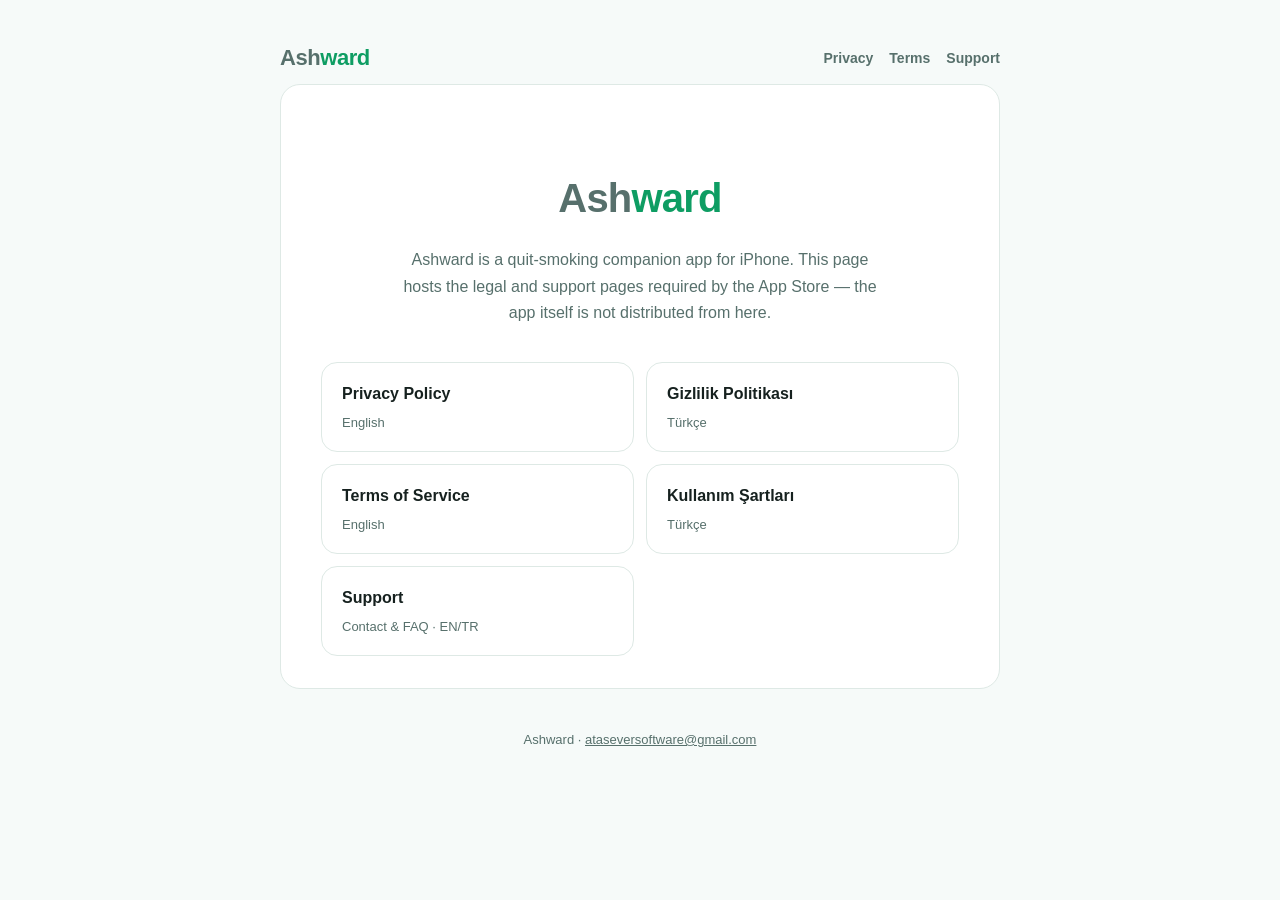
<file: index.html>
<!DOCTYPE html>
<html lang="en">
<head>
<meta charset="UTF-8">
<meta name="viewport" content="width=device-width, initial-scale=1">
<title>Ashward — Legal &amp; Support</title>
<meta name="description" content="Ashward privacy policy, terms of service, and support information.">
<link rel="canonical" href="https://studio-releaf.github.io/ashward-legal/index.html">
<link rel="stylesheet" href="style.css">
</head>
<body>
<div class="wrap">
  <header class="site">
    <a class="wordmark" href="index.html"><span class="ash">Ash</span><span class="ward">ward</span></a>
    <nav class="site">
      <a href="privacy.html">Privacy</a>
      <a href="terms.html">Terms</a>
      <a href="support.html">Support</a>
    </nav>
  </header>

  <main>
    <div class="hero">
      <span class="wordmark"><span class="ash">Ash</span><span class="ward">ward</span></span>
      <p>Ashward is a quit-smoking companion app for iPhone. This page hosts
      the legal and support pages required by the App Store — the app
      itself is not distributed from here.</p>
    </div>
    <div class="link-grid">
      <a class="link-card" href="privacy.html">
        <div class="title">Privacy Policy</div>
        <div class="desc">English</div>
      </a>
      <a class="link-card" href="privacy-tr.html">
        <div class="title">Gizlilik Politikası</div>
        <div class="desc">Türkçe</div>
      </a>
      <a class="link-card" href="terms.html">
        <div class="title">Terms of Service</div>
        <div class="desc">English</div>
      </a>
      <a class="link-card" href="terms-tr.html">
        <div class="title">Kullanım Şartları</div>
        <div class="desc">Türkçe</div>
      </a>
      <a class="link-card" href="support.html">
        <div class="title">Support</div>
        <div class="desc">Contact &amp; FAQ &middot; EN/TR</div>
      </a>
    </div>

  </main>
  <footer class="site">
    <p>Ashward &middot; <a href="mailto:ataseversoftware@gmail.com">ataseversoftware@gmail.com</a></p>
  </footer>
</div>
</body>
</html>
</file>
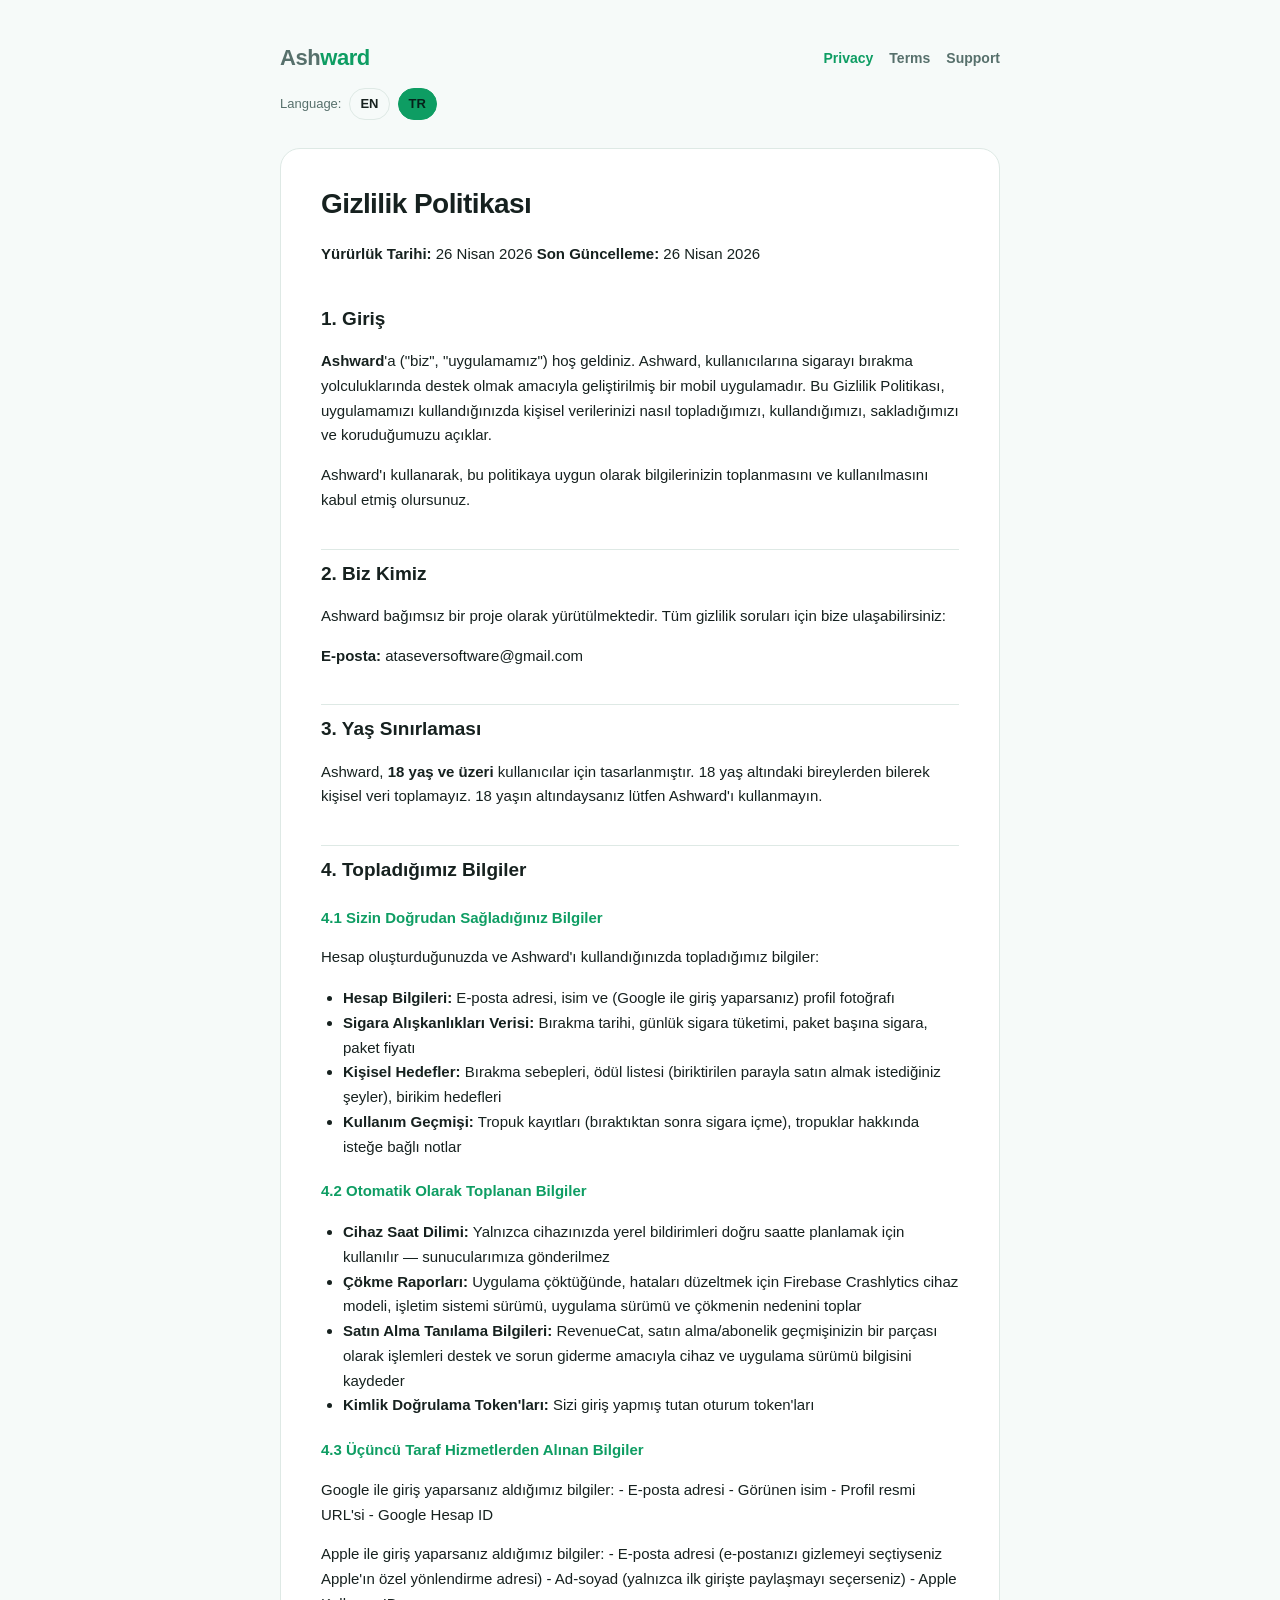
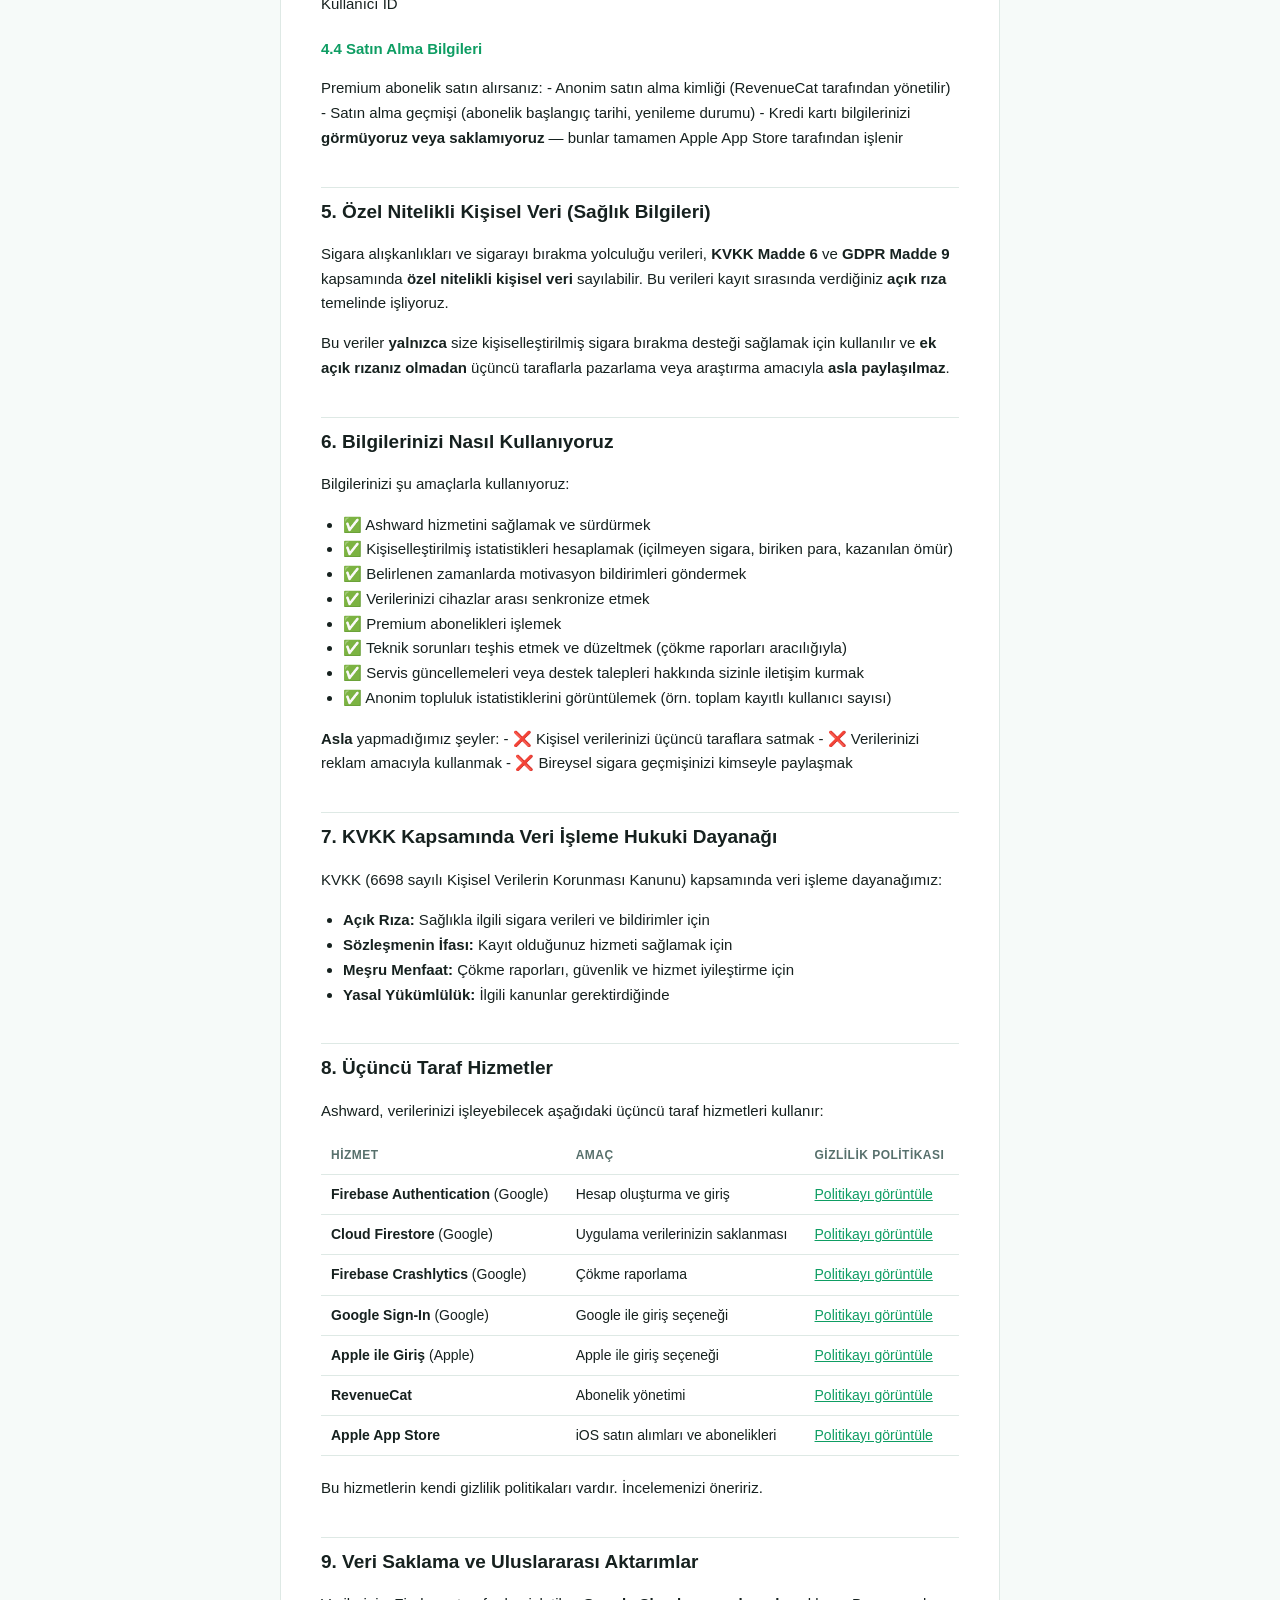
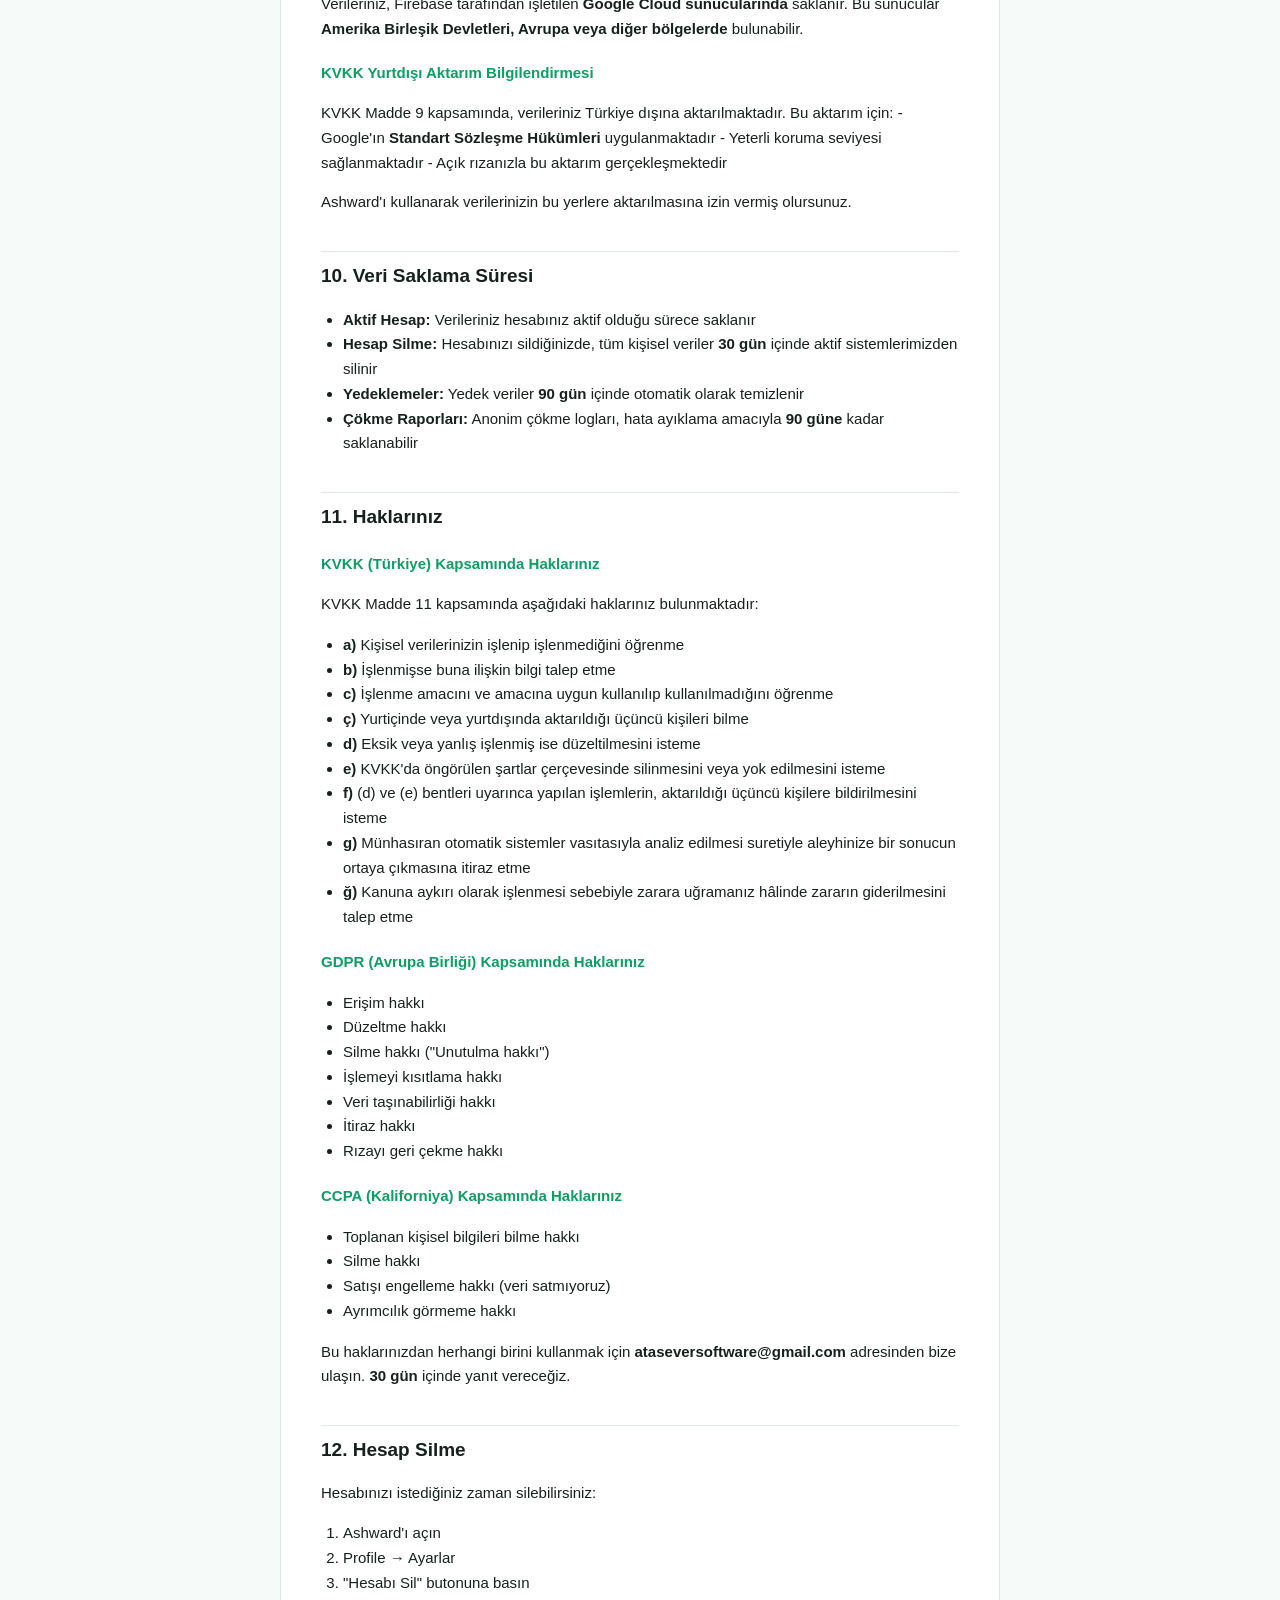
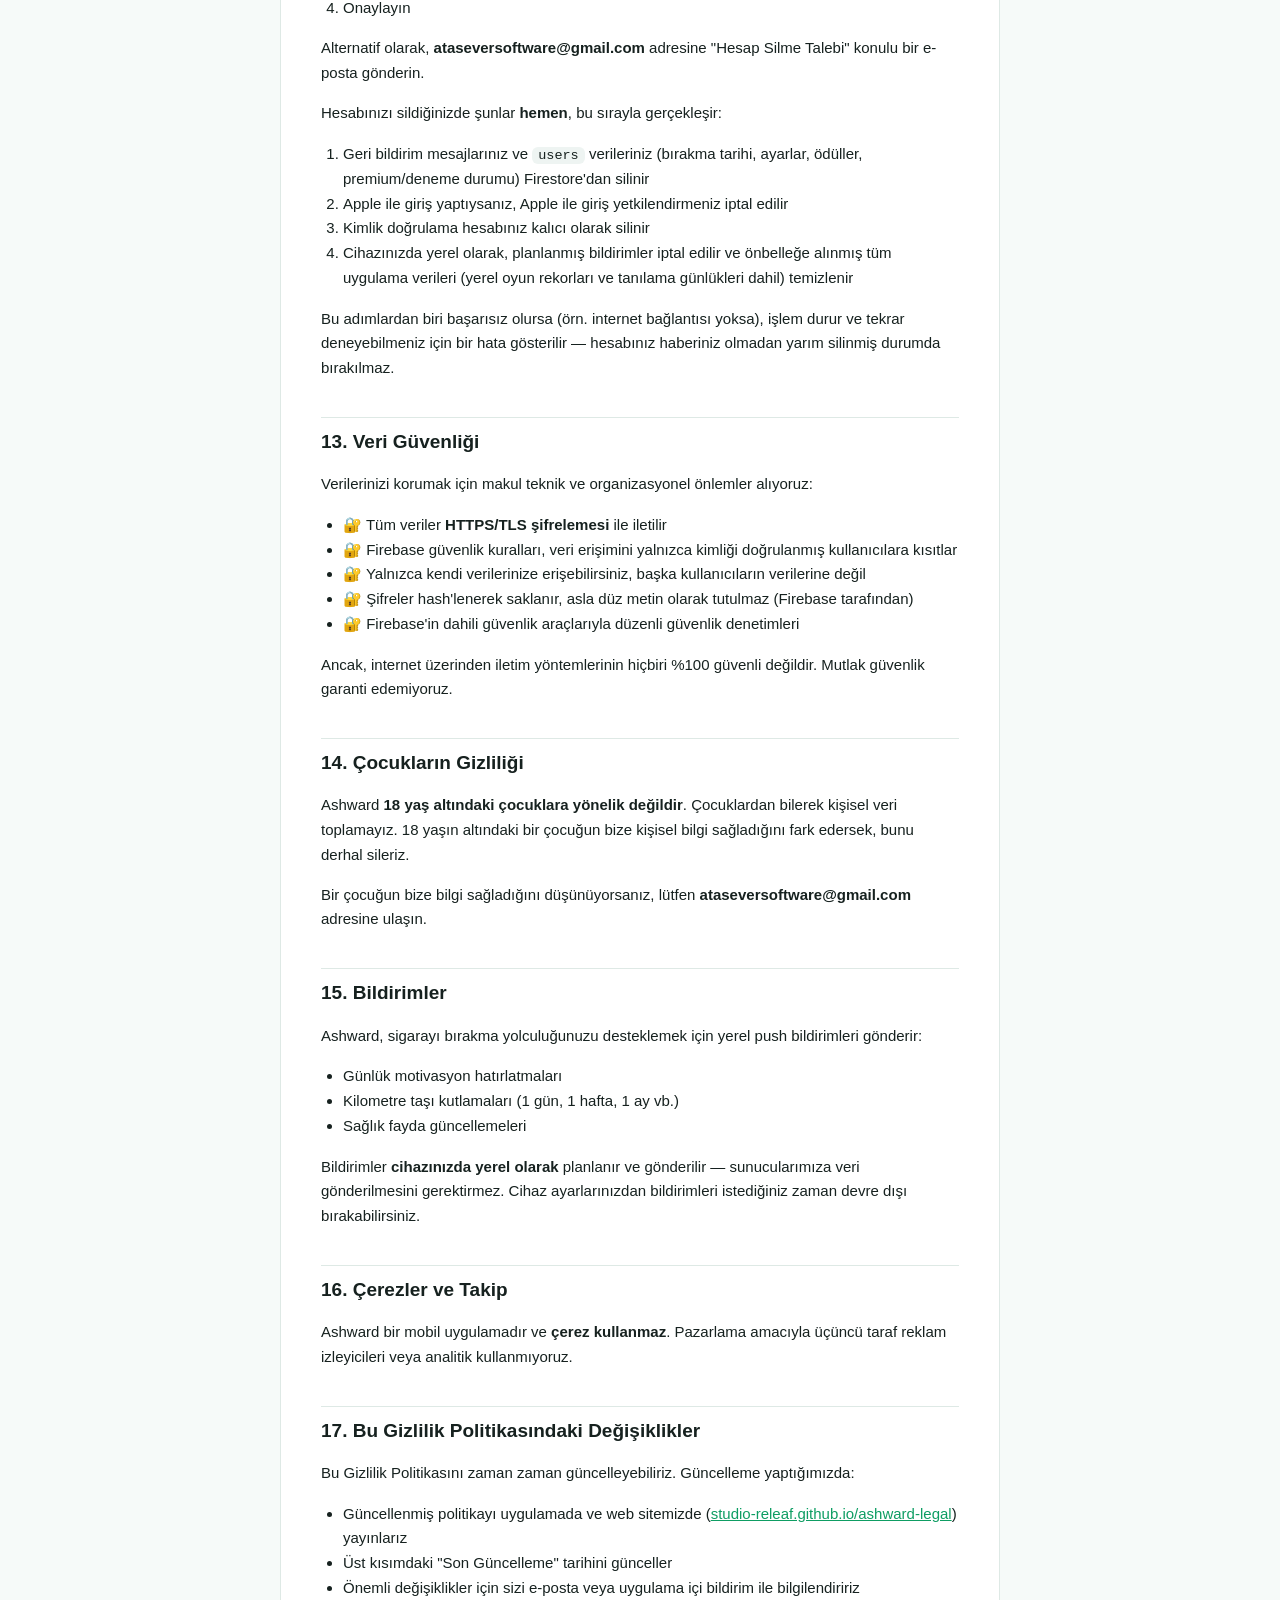
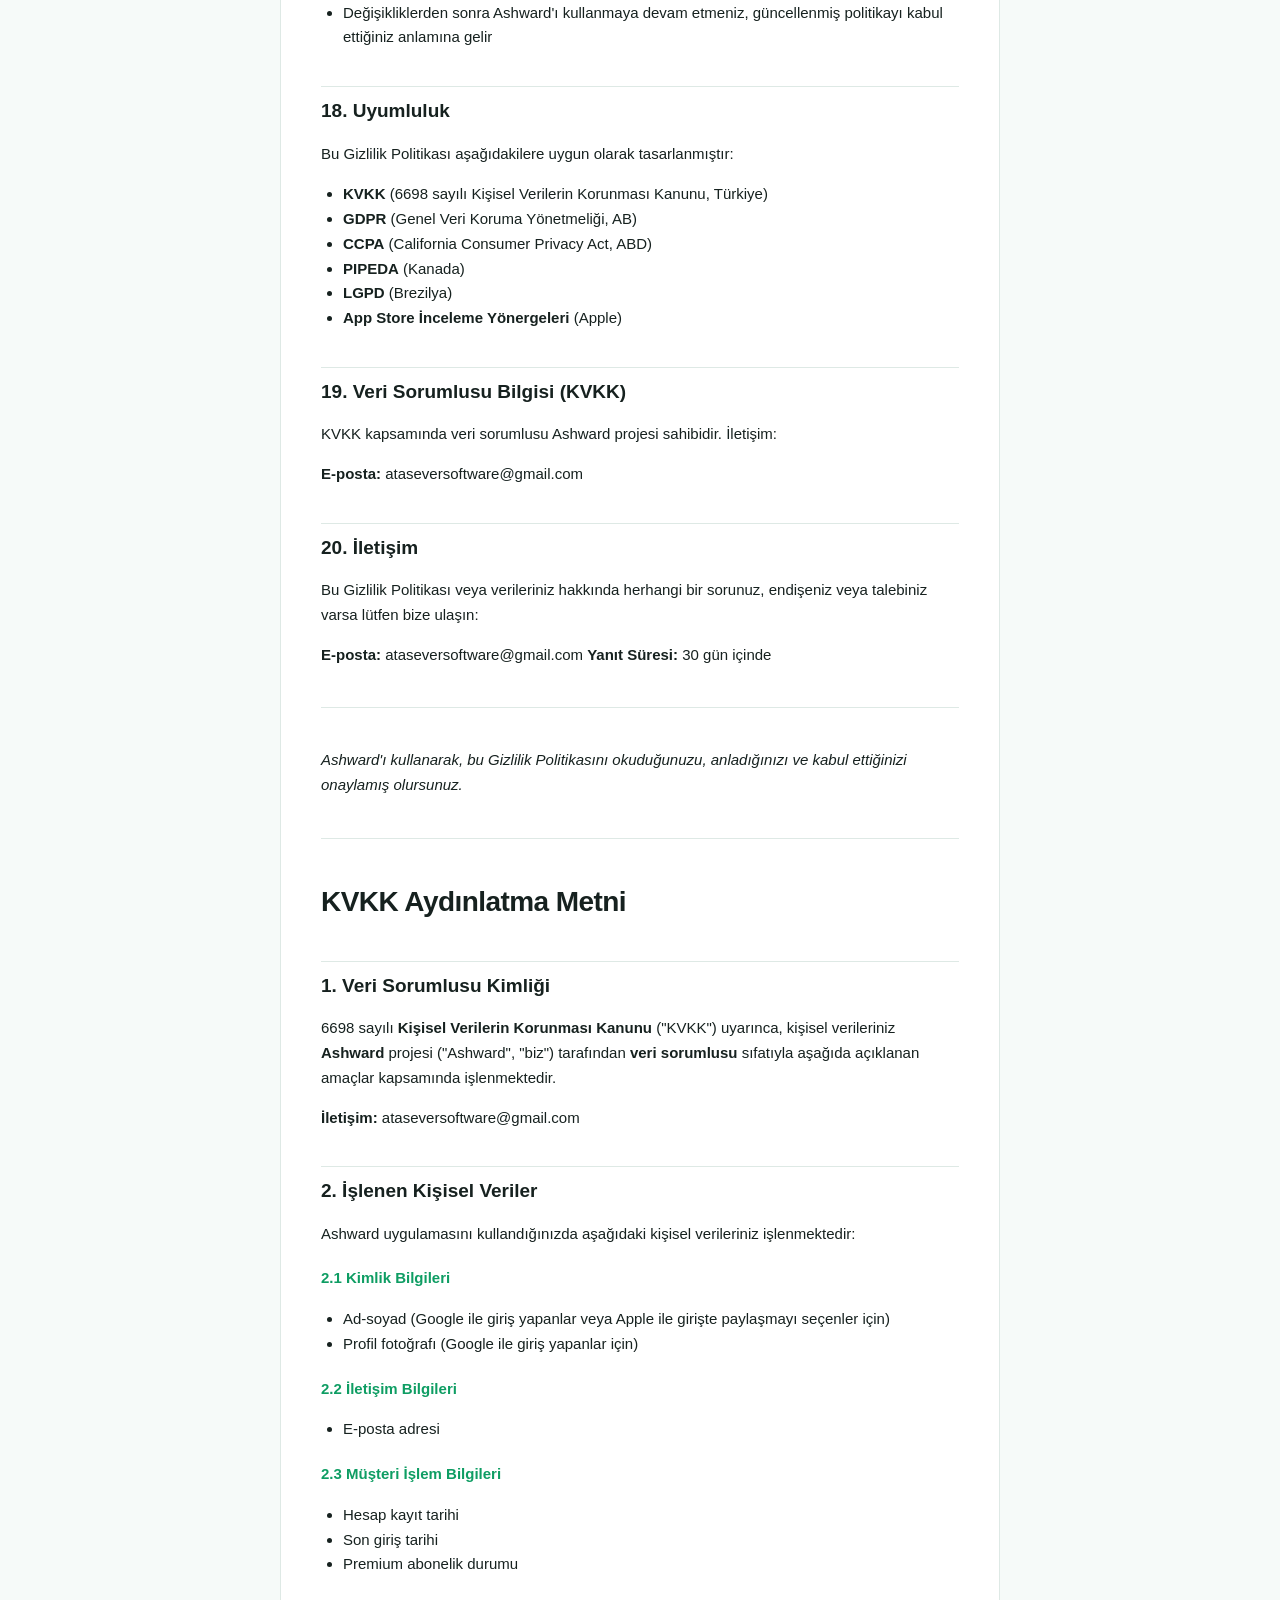
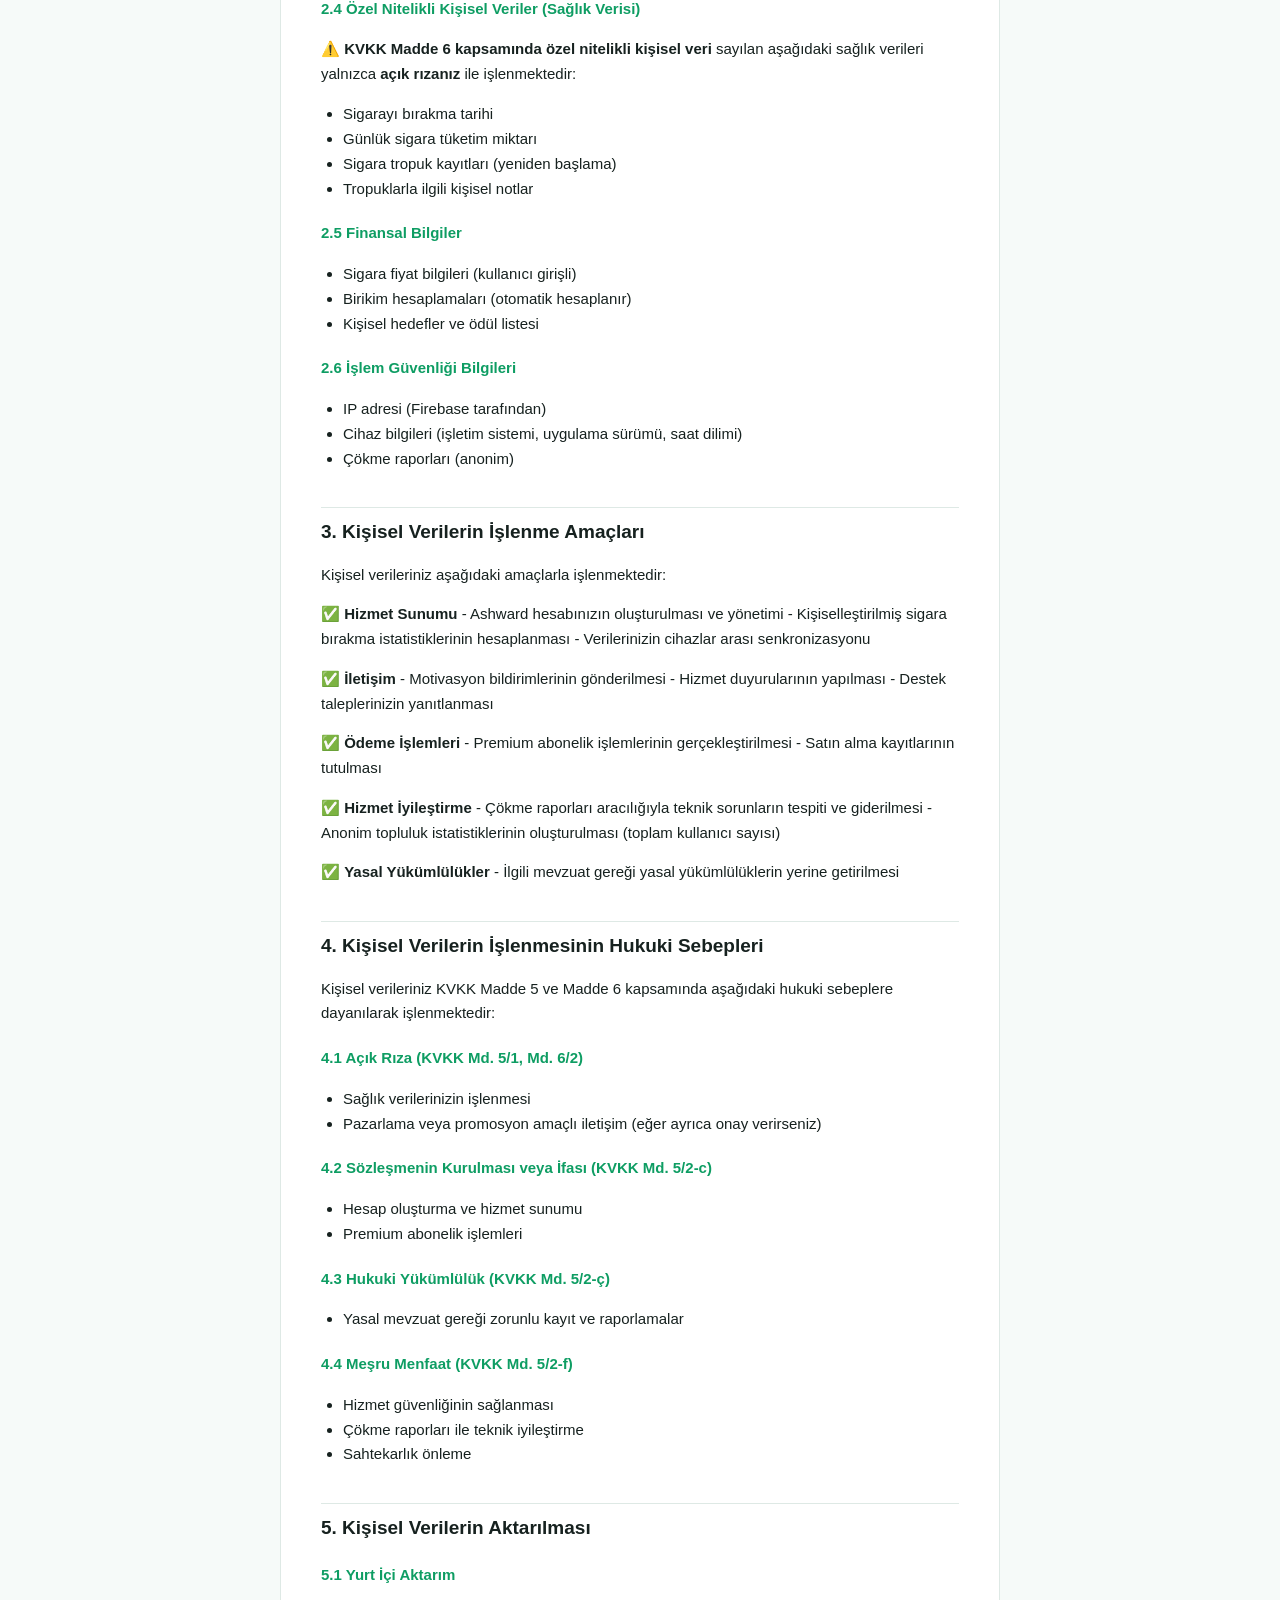
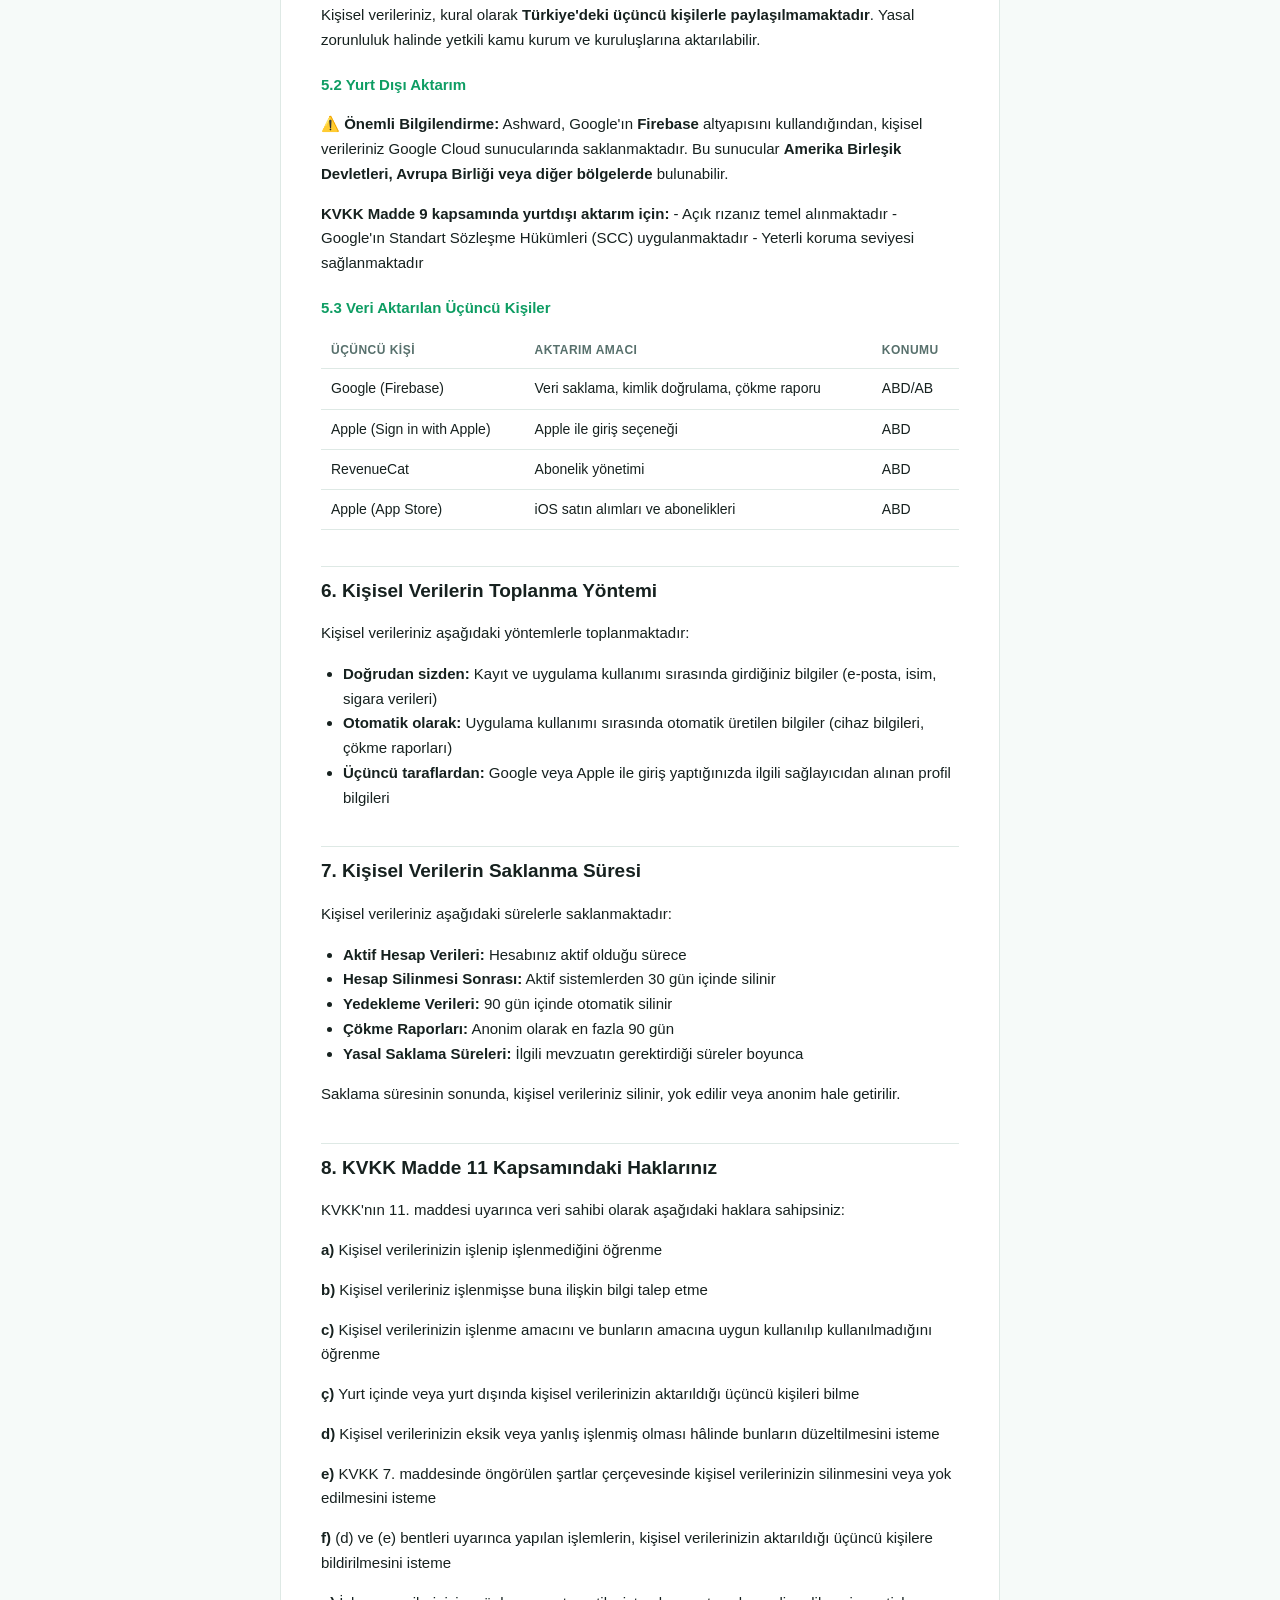
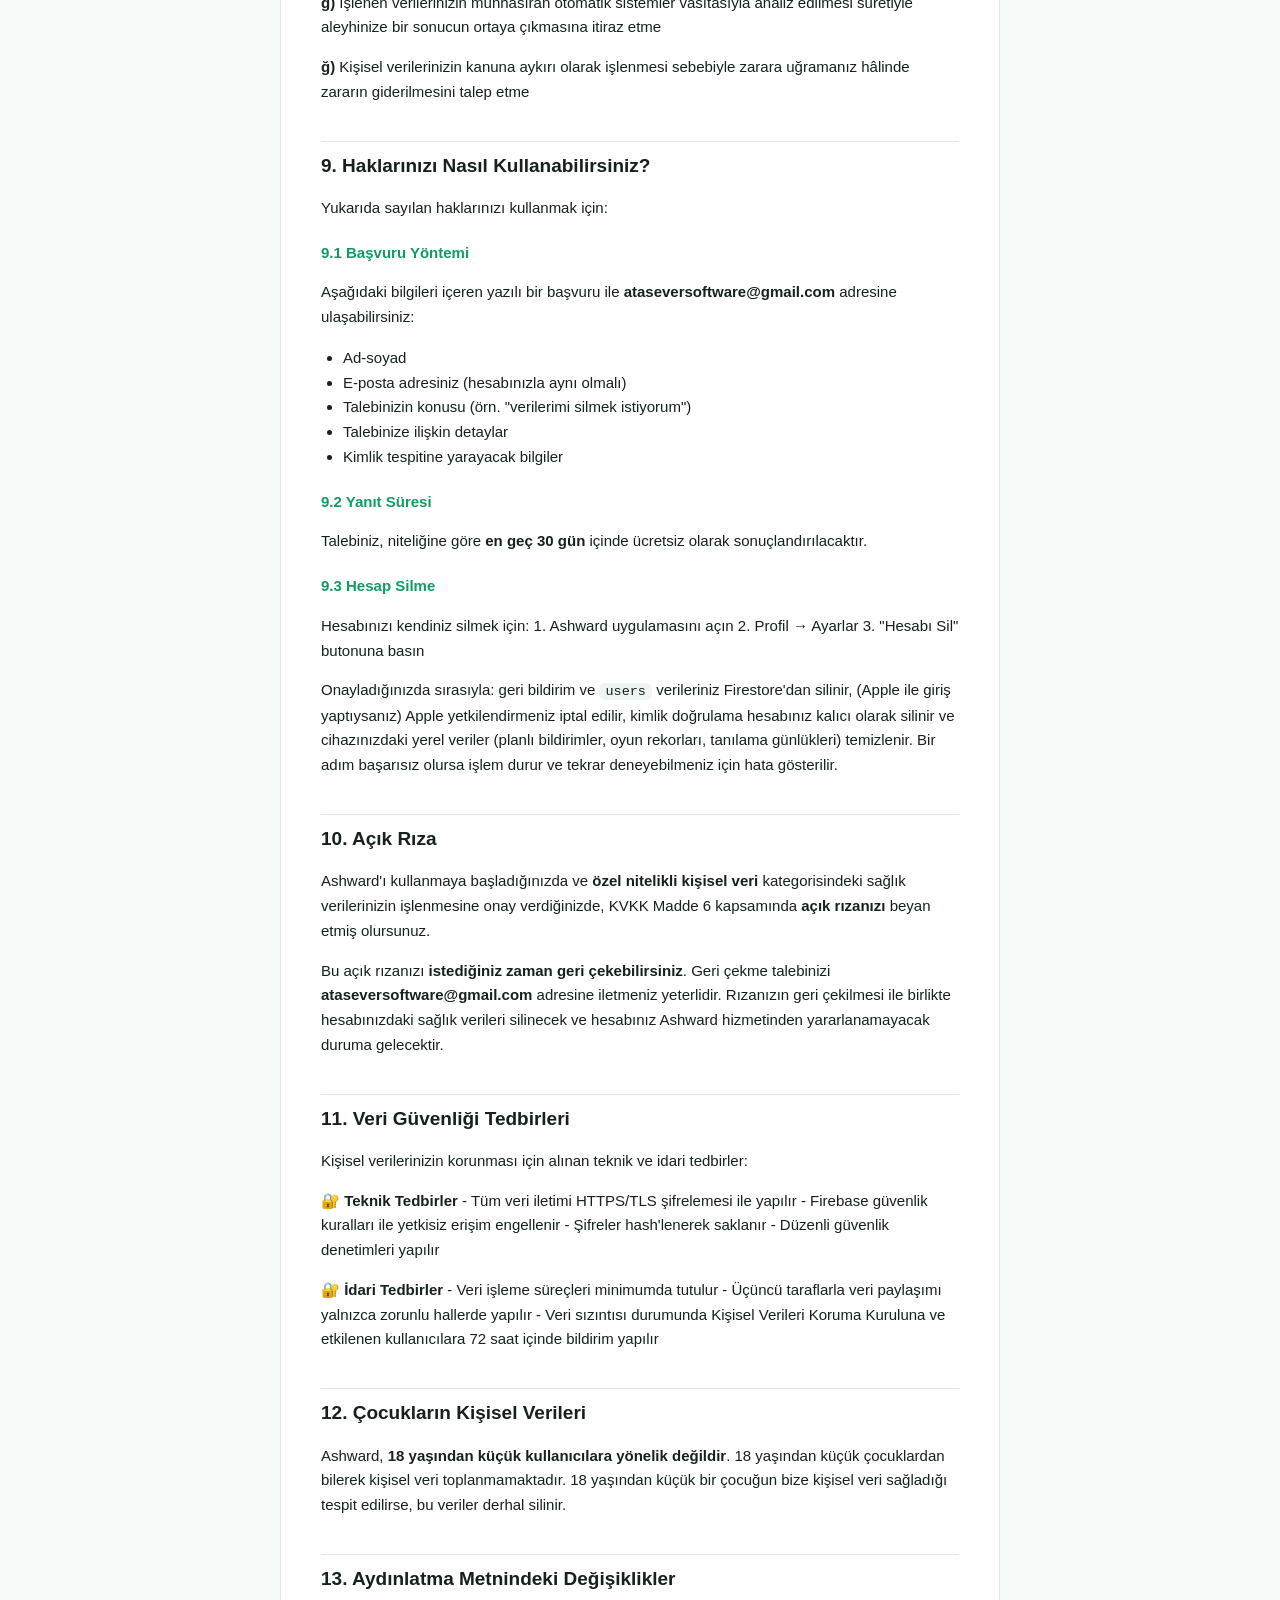
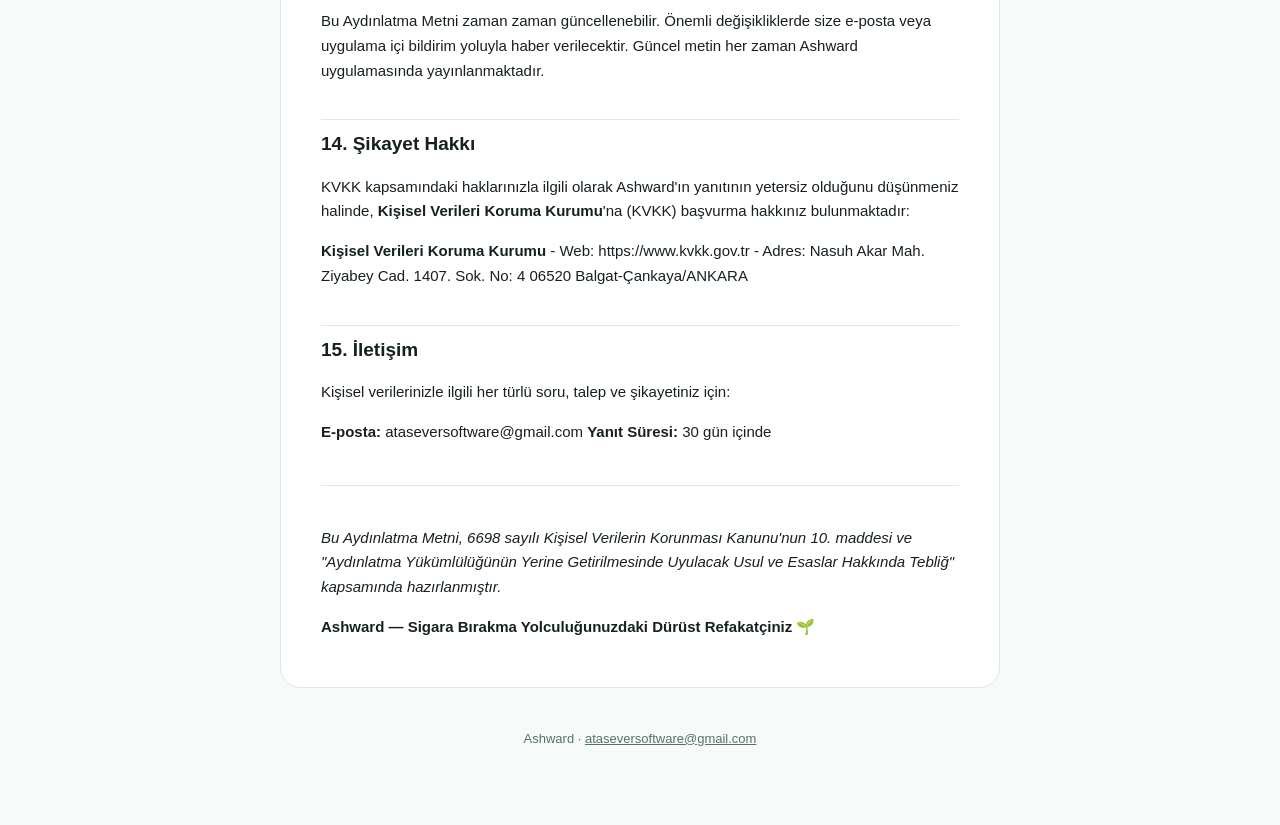
<file: privacy-tr.html>
<!DOCTYPE html>
<html lang="tr">
<head>
<meta charset="UTF-8">
<meta name="viewport" content="width=device-width, initial-scale=1">
<title>Ashward — Gizlilik Politikası</title>
<meta name="description" content="Ashward Gizlilik Politikası (Türkçe).">
<link rel="canonical" href="https://studio-releaf.github.io/ashward-legal/privacy-tr.html">
<link rel="stylesheet" href="style.css">
</head>
<body>
<div class="wrap">
  <header class="site">
    <a class="wordmark" href="index.html"><span class="ash">Ash</span><span class="ward">ward</span></a>
    <nav class="site">
      <a href="privacy.html" class="active">Privacy</a>
      <a href="terms.html">Terms</a>
      <a href="support.html">Support</a>
    </nav>
  </header>
  <p class="lang-switch">Language: <a href="privacy.html">EN</a> <a href="privacy-tr.html" class="active">TR</a></p>

  <main>
<h1>Gizlilik Politikası</h1>
<p><strong>Yürürlük Tarihi:</strong> 26 Nisan 2026
<strong>Son Güncelleme:</strong> 26 Nisan 2026</p>
<h2>1. Giriş</h2>
<p><strong>Ashward</strong>'a ("biz", "uygulamamız") hoş geldiniz. Ashward, kullanıcılarına sigarayı bırakma yolculuklarında destek olmak amacıyla geliştirilmiş bir mobil uygulamadır. Bu Gizlilik Politikası, uygulamamızı kullandığınızda kişisel verilerinizi nasıl topladığımızı, kullandığımızı, sakladığımızı ve koruduğumuzu açıklar.</p>
<p>Ashward'ı kullanarak, bu politikaya uygun olarak bilgilerinizin toplanmasını ve kullanılmasını kabul etmiş olursunuz.</p>
<h2>2. Biz Kimiz</h2>
<p>Ashward bağımsız bir proje olarak yürütülmektedir. Tüm gizlilik soruları için bize ulaşabilirsiniz:</p>
<p><strong>E-posta:</strong> ataseversoftware@gmail.com</p>
<h2>3. Yaş Sınırlaması</h2>
<p>Ashward, <strong>18 yaş ve üzeri</strong> kullanıcılar için tasarlanmıştır. 18 yaş altındaki bireylerden bilerek kişisel veri toplamayız. 18 yaşın altındaysanız lütfen Ashward'ı kullanmayın.</p>
<h2>4. Topladığımız Bilgiler</h2>
<h3>4.1 Sizin Doğrudan Sağladığınız Bilgiler</h3>
<p>Hesap oluşturduğunuzda ve Ashward'ı kullandığınızda topladığımız bilgiler:</p>
<ul>
<li><strong>Hesap Bilgileri:</strong> E-posta adresi, isim ve (Google ile giriş yaparsanız) profil fotoğrafı</li>
<li><strong>Sigara Alışkanlıkları Verisi:</strong> Bırakma tarihi, günlük sigara tüketimi, paket başına sigara, paket fiyatı</li>
<li><strong>Kişisel Hedefler:</strong> Bırakma sebepleri, ödül listesi (biriktirilen parayla satın almak istediğiniz şeyler), birikim hedefleri</li>
<li><strong>Kullanım Geçmişi:</strong> Tropuk kayıtları (bıraktıktan sonra sigara içme), tropuklar hakkında isteğe bağlı notlar</li>
</ul>
<h3>4.2 Otomatik Olarak Toplanan Bilgiler</h3>
<ul>
<li><strong>Cihaz Saat Dilimi:</strong> Yalnızca cihazınızda yerel bildirimleri doğru saatte planlamak için kullanılır — sunucularımıza gönderilmez</li>
<li><strong>Çökme Raporları:</strong> Uygulama çöktüğünde, hataları düzeltmek için Firebase Crashlytics cihaz modeli, işletim sistemi sürümü, uygulama sürümü ve çökmenin nedenini toplar</li>
<li><strong>Satın Alma Tanılama Bilgileri:</strong> RevenueCat, satın alma/abonelik geçmişinizin bir parçası olarak işlemleri destek ve sorun giderme amacıyla cihaz ve uygulama sürümü bilgisini kaydeder</li>
<li><strong>Kimlik Doğrulama Token'ları:</strong> Sizi giriş yapmış tutan oturum token'ları</li>
</ul>
<h3>4.3 Üçüncü Taraf Hizmetlerden Alınan Bilgiler</h3>
<p>Google ile giriş yaparsanız aldığımız bilgiler:
- E-posta adresi
- Görünen isim
- Profil resmi URL'si
- Google Hesap ID</p>
<p>Apple ile giriş yaparsanız aldığımız bilgiler:
- E-posta adresi (e-postanızı gizlemeyi seçtiyseniz Apple'ın özel yönlendirme adresi)
- Ad-soyad (yalnızca ilk girişte paylaşmayı seçerseniz)
- Apple Kullanıcı ID</p>
<h3>4.4 Satın Alma Bilgileri</h3>
<p>Premium abonelik satın alırsanız:
- Anonim satın alma kimliği (RevenueCat tarafından yönetilir)
- Satın alma geçmişi (abonelik başlangıç tarihi, yenileme durumu)
- Kredi kartı bilgilerinizi <strong>görmüyoruz veya saklamıyoruz</strong> — bunlar tamamen Apple App Store tarafından işlenir</p>
<h2>5. Özel Nitelikli Kişisel Veri (Sağlık Bilgileri)</h2>
<p>Sigara alışkanlıkları ve sigarayı bırakma yolculuğu verileri, <strong>KVKK Madde 6</strong> ve <strong>GDPR Madde 9</strong> kapsamında <strong>özel nitelikli kişisel veri</strong> sayılabilir. Bu verileri kayıt sırasında verdiğiniz <strong>açık rıza</strong> temelinde işliyoruz.</p>
<p>Bu veriler <strong>yalnızca</strong> size kişiselleştirilmiş sigara bırakma desteği sağlamak için kullanılır ve <strong>ek açık rızanız olmadan</strong> üçüncü taraflarla pazarlama veya araştırma amacıyla <strong>asla paylaşılmaz</strong>.</p>
<h2>6. Bilgilerinizi Nasıl Kullanıyoruz</h2>
<p>Bilgilerinizi şu amaçlarla kullanıyoruz:</p>
<ul>
<li>✅ Ashward hizmetini sağlamak ve sürdürmek</li>
<li>✅ Kişiselleştirilmiş istatistikleri hesaplamak (içilmeyen sigara, biriken para, kazanılan ömür)</li>
<li>✅ Belirlenen zamanlarda motivasyon bildirimleri göndermek</li>
<li>✅ Verilerinizi cihazlar arası senkronize etmek</li>
<li>✅ Premium abonelikleri işlemek</li>
<li>✅ Teknik sorunları teşhis etmek ve düzeltmek (çökme raporları aracılığıyla)</li>
<li>✅ Servis güncellemeleri veya destek talepleri hakkında sizinle iletişim kurmak</li>
<li>✅ Anonim topluluk istatistiklerini görüntülemek (örn. toplam kayıtlı kullanıcı sayısı)</li>
</ul>
<p><strong>Asla</strong> yapmadığımız şeyler:
- ❌ Kişisel verilerinizi üçüncü taraflara satmak
- ❌ Verilerinizi reklam amacıyla kullanmak
- ❌ Bireysel sigara geçmişinizi kimseyle paylaşmak</p>
<h2>7. KVKK Kapsamında Veri İşleme Hukuki Dayanağı</h2>
<p>KVKK (6698 sayılı Kişisel Verilerin Korunması Kanunu) kapsamında veri işleme dayanağımız:</p>
<ul>
<li><strong>Açık Rıza:</strong> Sağlıkla ilgili sigara verileri ve bildirimler için</li>
<li><strong>Sözleşmenin İfası:</strong> Kayıt olduğunuz hizmeti sağlamak için</li>
<li><strong>Meşru Menfaat:</strong> Çökme raporları, güvenlik ve hizmet iyileştirme için</li>
<li><strong>Yasal Yükümlülük:</strong> İlgili kanunlar gerektirdiğinde</li>
</ul>
<h2>8. Üçüncü Taraf Hizmetler</h2>
<p>Ashward, verilerinizi işleyebilecek aşağıdaki üçüncü taraf hizmetleri kullanır:</p>
<table>
<thead>
<tr>
<th>Hizmet</th>
<th>Amaç</th>
<th>Gizlilik Politikası</th>
</tr>
</thead>
<tbody>
<tr>
<td><strong>Firebase Authentication</strong> (Google)</td>
<td>Hesap oluşturma ve giriş</td>
<td><a href="https://firebase.google.com/support/privacy">Politikayı görüntüle</a></td>
</tr>
<tr>
<td><strong>Cloud Firestore</strong> (Google)</td>
<td>Uygulama verilerinizin saklanması</td>
<td><a href="https://firebase.google.com/support/privacy">Politikayı görüntüle</a></td>
</tr>
<tr>
<td><strong>Firebase Crashlytics</strong> (Google)</td>
<td>Çökme raporlama</td>
<td><a href="https://firebase.google.com/support/privacy">Politikayı görüntüle</a></td>
</tr>
<tr>
<td><strong>Google Sign-In</strong> (Google)</td>
<td>Google ile giriş seçeneği</td>
<td><a href="https://policies.google.com/privacy">Politikayı görüntüle</a></td>
</tr>
<tr>
<td><strong>Apple ile Giriş</strong> (Apple)</td>
<td>Apple ile giriş seçeneği</td>
<td><a href="https://www.apple.com/legal/privacy/">Politikayı görüntüle</a></td>
</tr>
<tr>
<td><strong>RevenueCat</strong></td>
<td>Abonelik yönetimi</td>
<td><a href="https://www.revenuecat.com/privacy">Politikayı görüntüle</a></td>
</tr>
<tr>
<td><strong>Apple App Store</strong></td>
<td>iOS satın alımları ve abonelikleri</td>
<td><a href="https://www.apple.com/legal/privacy/">Politikayı görüntüle</a></td>
</tr>
</tbody>
</table>
<p>Bu hizmetlerin kendi gizlilik politikaları vardır. İncelemenizi öneririz.</p>
<h2>9. Veri Saklama ve Uluslararası Aktarımlar</h2>
<p>Verileriniz, Firebase tarafından işletilen <strong>Google Cloud sunucularında</strong> saklanır. Bu sunucular <strong>Amerika Birleşik Devletleri, Avrupa veya diğer bölgelerde</strong> bulunabilir.</p>
<h3>KVKK Yurtdışı Aktarım Bilgilendirmesi</h3>
<p>KVKK Madde 9 kapsamında, verileriniz Türkiye dışına aktarılmaktadır. Bu aktarım için:
- Google'ın <strong>Standart Sözleşme Hükümleri</strong> uygulanmaktadır
- Yeterli koruma seviyesi sağlanmaktadır
- Açık rızanızla bu aktarım gerçekleşmektedir</p>
<p>Ashward'ı kullanarak verilerinizin bu yerlere aktarılmasına izin vermiş olursunuz.</p>
<h2>10. Veri Saklama Süresi</h2>
<ul>
<li><strong>Aktif Hesap:</strong> Verileriniz hesabınız aktif olduğu sürece saklanır</li>
<li><strong>Hesap Silme:</strong> Hesabınızı sildiğinizde, tüm kişisel veriler <strong>30 gün</strong> içinde aktif sistemlerimizden silinir</li>
<li><strong>Yedeklemeler:</strong> Yedek veriler <strong>90 gün</strong> içinde otomatik olarak temizlenir</li>
<li><strong>Çökme Raporları:</strong> Anonim çökme logları, hata ayıklama amacıyla <strong>90 güne</strong> kadar saklanabilir</li>
</ul>
<h2>11. Haklarınız</h2>
<h3>KVKK (Türkiye) Kapsamında Haklarınız</h3>
<p>KVKK Madde 11 kapsamında aşağıdaki haklarınız bulunmaktadır:</p>
<ul>
<li><strong>a)</strong> Kişisel verilerinizin işlenip işlenmediğini öğrenme</li>
<li><strong>b)</strong> İşlenmişse buna ilişkin bilgi talep etme</li>
<li><strong>c)</strong> İşlenme amacını ve amacına uygun kullanılıp kullanılmadığını öğrenme</li>
<li><strong>ç)</strong> Yurtiçinde veya yurtdışında aktarıldığı üçüncü kişileri bilme</li>
<li><strong>d)</strong> Eksik veya yanlış işlenmiş ise düzeltilmesini isteme</li>
<li><strong>e)</strong> KVKK'da öngörülen şartlar çerçevesinde silinmesini veya yok edilmesini isteme</li>
<li><strong>f)</strong> (d) ve (e) bentleri uyarınca yapılan işlemlerin, aktarıldığı üçüncü kişilere bildirilmesini isteme</li>
<li><strong>g)</strong> Münhasıran otomatik sistemler vasıtasıyla analiz edilmesi suretiyle aleyhinize bir sonucun ortaya çıkmasına itiraz etme</li>
<li><strong>ğ)</strong> Kanuna aykırı olarak işlenmesi sebebiyle zarara uğramanız hâlinde zararın giderilmesini talep etme</li>
</ul>
<h3>GDPR (Avrupa Birliği) Kapsamında Haklarınız</h3>
<ul>
<li>Erişim hakkı</li>
<li>Düzeltme hakkı</li>
<li>Silme hakkı ("Unutulma hakkı")</li>
<li>İşlemeyi kısıtlama hakkı</li>
<li>Veri taşınabilirliği hakkı</li>
<li>İtiraz hakkı</li>
<li>Rızayı geri çekme hakkı</li>
</ul>
<h3>CCPA (Kaliforniya) Kapsamında Haklarınız</h3>
<ul>
<li>Toplanan kişisel bilgileri bilme hakkı</li>
<li>Silme hakkı</li>
<li>Satışı engelleme hakkı (veri satmıyoruz)</li>
<li>Ayrımcılık görmeme hakkı</li>
</ul>
<p>Bu haklarınızdan herhangi birini kullanmak için <strong>ataseversoftware@gmail.com</strong> adresinden bize ulaşın. <strong>30 gün</strong> içinde yanıt vereceğiz.</p>
<h2>12. Hesap Silme</h2>
<p>Hesabınızı istediğiniz zaman silebilirsiniz:</p>
<ol>
<li>Ashward'ı açın</li>
<li>Profile → Ayarlar</li>
<li>"Hesabı Sil" butonuna basın</li>
<li>Onaylayın</li>
</ol>
<p>Alternatif olarak, <strong>ataseversoftware@gmail.com</strong> adresine "Hesap Silme Talebi" konulu bir e-posta gönderin.</p>
<p>Hesabınızı sildiğinizde şunlar <strong>hemen</strong>, bu sırayla gerçekleşir:</p>
<ol>
<li>Geri bildirim mesajlarınız ve <code>users</code> verileriniz (bırakma tarihi, ayarlar, ödüller, premium/deneme durumu) Firestore'dan silinir</li>
<li>Apple ile giriş yaptıysanız, Apple ile giriş yetkilendirmeniz iptal edilir</li>
<li>Kimlik doğrulama hesabınız kalıcı olarak silinir</li>
<li>Cihazınızda yerel olarak, planlanmış bildirimler iptal edilir ve önbelleğe alınmış tüm uygulama verileri (yerel oyun rekorları ve tanılama günlükleri dahil) temizlenir</li>
</ol>
<p>Bu adımlardan biri başarısız olursa (örn. internet bağlantısı yoksa), işlem durur ve tekrar deneyebilmeniz için bir hata gösterilir — hesabınız haberiniz olmadan yarım silinmiş durumda bırakılmaz.</p>
<h2>13. Veri Güvenliği</h2>
<p>Verilerinizi korumak için makul teknik ve organizasyonel önlemler alıyoruz:</p>
<ul>
<li>🔐 Tüm veriler <strong>HTTPS/TLS şifrelemesi</strong> ile iletilir</li>
<li>🔐 Firebase güvenlik kuralları, veri erişimini yalnızca kimliği doğrulanmış kullanıcılara kısıtlar</li>
<li>🔐 Yalnızca kendi verilerinize erişebilirsiniz, başka kullanıcıların verilerine değil</li>
<li>🔐 Şifreler hash'lenerek saklanır, asla düz metin olarak tutulmaz (Firebase tarafından)</li>
<li>🔐 Firebase'in dahili güvenlik araçlarıyla düzenli güvenlik denetimleri</li>
</ul>
<p>Ancak, internet üzerinden iletim yöntemlerinin hiçbiri %100 güvenli değildir. Mutlak güvenlik garanti edemiyoruz.</p>
<h2>14. Çocukların Gizliliği</h2>
<p>Ashward <strong>18 yaş altındaki çocuklara yönelik değildir</strong>. Çocuklardan bilerek kişisel veri toplamayız. 18 yaşın altındaki bir çocuğun bize kişisel bilgi sağladığını fark edersek, bunu derhal sileriz.</p>
<p>Bir çocuğun bize bilgi sağladığını düşünüyorsanız, lütfen <strong>ataseversoftware@gmail.com</strong> adresine ulaşın.</p>
<h2>15. Bildirimler</h2>
<p>Ashward, sigarayı bırakma yolculuğunuzu desteklemek için yerel push bildirimleri gönderir:</p>
<ul>
<li>Günlük motivasyon hatırlatmaları</li>
<li>Kilometre taşı kutlamaları (1 gün, 1 hafta, 1 ay vb.)</li>
<li>Sağlık fayda güncellemeleri</li>
</ul>
<p>Bildirimler <strong>cihazınızda yerel olarak</strong> planlanır ve gönderilir — sunucularımıza veri gönderilmesini gerektirmez. Cihaz ayarlarınızdan bildirimleri istediğiniz zaman devre dışı bırakabilirsiniz.</p>
<h2>16. Çerezler ve Takip</h2>
<p>Ashward bir mobil uygulamadır ve <strong>çerez kullanmaz</strong>. Pazarlama amacıyla üçüncü taraf reklam izleyicileri veya analitik kullanmıyoruz.</p>
<h2>17. Bu Gizlilik Politikasındaki Değişiklikler</h2>
<p>Bu Gizlilik Politikasını zaman zaman güncelleyebiliriz. Güncelleme yaptığımızda:</p>
<ul>
<li>Güncellenmiş politikayı uygulamada ve web sitemizde (<a href="https://studio-releaf.github.io/ashward-legal/">studio-releaf.github.io/ashward-legal</a>) yayınlarız</li>
<li>Üst kısımdaki "Son Güncelleme" tarihini günceller</li>
<li>Önemli değişiklikler için sizi e-posta veya uygulama içi bildirim ile bilgilendiririz</li>
<li>Değişikliklerden sonra Ashward'ı kullanmaya devam etmeniz, güncellenmiş politikayı kabul ettiğiniz anlamına gelir</li>
</ul>
<h2>18. Uyumluluk</h2>
<p>Bu Gizlilik Politikası aşağıdakilere uygun olarak tasarlanmıştır:</p>
<ul>
<li><strong>KVKK</strong> (6698 sayılı Kişisel Verilerin Korunması Kanunu, Türkiye)</li>
<li><strong>GDPR</strong> (Genel Veri Koruma Yönetmeliği, AB)</li>
<li><strong>CCPA</strong> (California Consumer Privacy Act, ABD)</li>
<li><strong>PIPEDA</strong> (Kanada)</li>
<li><strong>LGPD</strong> (Brezilya)</li>
<li><strong>App Store İnceleme Yönergeleri</strong> (Apple)</li>
</ul>
<h2>19. Veri Sorumlusu Bilgisi (KVKK)</h2>
<p>KVKK kapsamında veri sorumlusu Ashward projesi sahibidir. İletişim:</p>
<p><strong>E-posta:</strong> ataseversoftware@gmail.com</p>
<h2>20. İletişim</h2>
<p>Bu Gizlilik Politikası veya verileriniz hakkında herhangi bir sorunuz, endişeniz veya talebiniz varsa lütfen bize ulaşın:</p>
<p><strong>E-posta:</strong> ataseversoftware@gmail.com
<strong>Yanıt Süresi:</strong> 30 gün içinde</p>
<hr />
<p><em>Ashward'ı kullanarak, bu Gizlilik Politikasını okuduğunuzu, anladığınızı ve kabul ettiğinizi onaylamış olursunuz.</em></p>
<hr />
<h1>KVKK Aydınlatma Metni</h1>
<h2>1. Veri Sorumlusu Kimliği</h2>
<p>6698 sayılı <strong>Kişisel Verilerin Korunması Kanunu</strong> ("KVKK") uyarınca, kişisel verileriniz <strong>Ashward</strong> projesi ("Ashward", "biz") tarafından <strong>veri sorumlusu</strong> sıfatıyla aşağıda açıklanan amaçlar kapsamında işlenmektedir.</p>
<p><strong>İletişim:</strong> ataseversoftware@gmail.com</p>
<h2>2. İşlenen Kişisel Veriler</h2>
<p>Ashward uygulamasını kullandığınızda aşağıdaki kişisel verileriniz işlenmektedir:</p>
<h3>2.1 Kimlik Bilgileri</h3>
<ul>
<li>Ad-soyad (Google ile giriş yapanlar veya Apple ile girişte paylaşmayı seçenler için)</li>
<li>Profil fotoğrafı (Google ile giriş yapanlar için)</li>
</ul>
<h3>2.2 İletişim Bilgileri</h3>
<ul>
<li>E-posta adresi</li>
</ul>
<h3>2.3 Müşteri İşlem Bilgileri</h3>
<ul>
<li>Hesap kayıt tarihi</li>
<li>Son giriş tarihi</li>
<li>Premium abonelik durumu</li>
</ul>
<h3>2.4 Özel Nitelikli Kişisel Veriler (Sağlık Verisi)</h3>
<p>⚠️ <strong>KVKK Madde 6 kapsamında özel nitelikli kişisel veri</strong> sayılan aşağıdaki sağlık verileri yalnızca <strong>açık rızanız</strong> ile işlenmektedir:</p>
<ul>
<li>Sigarayı bırakma tarihi</li>
<li>Günlük sigara tüketim miktarı</li>
<li>Sigara tropuk kayıtları (yeniden başlama)</li>
<li>Tropuklarla ilgili kişisel notlar</li>
</ul>
<h3>2.5 Finansal Bilgiler</h3>
<ul>
<li>Sigara fiyat bilgileri (kullanıcı girişli)</li>
<li>Birikim hesaplamaları (otomatik hesaplanır)</li>
<li>Kişisel hedefler ve ödül listesi</li>
</ul>
<h3>2.6 İşlem Güvenliği Bilgileri</h3>
<ul>
<li>IP adresi (Firebase tarafından)</li>
<li>Cihaz bilgileri (işletim sistemi, uygulama sürümü, saat dilimi)</li>
<li>Çökme raporları (anonim)</li>
</ul>
<h2>3. Kişisel Verilerin İşlenme Amaçları</h2>
<p>Kişisel verileriniz aşağıdaki amaçlarla işlenmektedir:</p>
<p>✅ <strong>Hizmet Sunumu</strong>
- Ashward hesabınızın oluşturulması ve yönetimi
- Kişiselleştirilmiş sigara bırakma istatistiklerinin hesaplanması
- Verilerinizin cihazlar arası senkronizasyonu</p>
<p>✅ <strong>İletişim</strong>
- Motivasyon bildirimlerinin gönderilmesi
- Hizmet duyurularının yapılması
- Destek taleplerinizin yanıtlanması</p>
<p>✅ <strong>Ödeme İşlemleri</strong>
- Premium abonelik işlemlerinin gerçekleştirilmesi
- Satın alma kayıtlarının tutulması</p>
<p>✅ <strong>Hizmet İyileştirme</strong>
- Çökme raporları aracılığıyla teknik sorunların tespiti ve giderilmesi
- Anonim topluluk istatistiklerinin oluşturulması (toplam kullanıcı sayısı)</p>
<p>✅ <strong>Yasal Yükümlülükler</strong>
- İlgili mevzuat gereği yasal yükümlülüklerin yerine getirilmesi</p>
<h2>4. Kişisel Verilerin İşlenmesinin Hukuki Sebepleri</h2>
<p>Kişisel verileriniz KVKK Madde 5 ve Madde 6 kapsamında aşağıdaki hukuki sebeplere dayanılarak işlenmektedir:</p>
<h3>4.1 Açık Rıza (KVKK Md. 5/1, Md. 6/2)</h3>
<ul>
<li>Sağlık verilerinizin işlenmesi</li>
<li>Pazarlama veya promosyon amaçlı iletişim (eğer ayrıca onay verirseniz)</li>
</ul>
<h3>4.2 Sözleşmenin Kurulması veya İfası (KVKK Md. 5/2-c)</h3>
<ul>
<li>Hesap oluşturma ve hizmet sunumu</li>
<li>Premium abonelik işlemleri</li>
</ul>
<h3>4.3 Hukuki Yükümlülük (KVKK Md. 5/2-ç)</h3>
<ul>
<li>Yasal mevzuat gereği zorunlu kayıt ve raporlamalar</li>
</ul>
<h3>4.4 Meşru Menfaat (KVKK Md. 5/2-f)</h3>
<ul>
<li>Hizmet güvenliğinin sağlanması</li>
<li>Çökme raporları ile teknik iyileştirme</li>
<li>Sahtekarlık önleme</li>
</ul>
<h2>5. Kişisel Verilerin Aktarılması</h2>
<h3>5.1 Yurt İçi Aktarım</h3>
<p>Kişisel verileriniz, kural olarak <strong>Türkiye'deki üçüncü kişilerle paylaşılmamaktadır</strong>. Yasal zorunluluk halinde yetkili kamu kurum ve kuruluşlarına aktarılabilir.</p>
<h3>5.2 Yurt Dışı Aktarım</h3>
<p>⚠️ <strong>Önemli Bilgilendirme:</strong> Ashward, Google'ın <strong>Firebase</strong> altyapısını kullandığından, kişisel verileriniz Google Cloud sunucularında saklanmaktadır. Bu sunucular <strong>Amerika Birleşik Devletleri, Avrupa Birliği veya diğer bölgelerde</strong> bulunabilir.</p>
<p><strong>KVKK Madde 9 kapsamında yurtdışı aktarım için:</strong>
- Açık rızanız temel alınmaktadır
- Google'ın Standart Sözleşme Hükümleri (SCC) uygulanmaktadır
- Yeterli koruma seviyesi sağlanmaktadır</p>
<h3>5.3 Veri Aktarılan Üçüncü Kişiler</h3>
<table>
<thead>
<tr>
<th>Üçüncü Kişi</th>
<th>Aktarım Amacı</th>
<th>Konumu</th>
</tr>
</thead>
<tbody>
<tr>
<td>Google (Firebase)</td>
<td>Veri saklama, kimlik doğrulama, çökme raporu</td>
<td>ABD/AB</td>
</tr>
<tr>
<td>Apple (Sign in with Apple)</td>
<td>Apple ile giriş seçeneği</td>
<td>ABD</td>
</tr>
<tr>
<td>RevenueCat</td>
<td>Abonelik yönetimi</td>
<td>ABD</td>
</tr>
<tr>
<td>Apple (App Store)</td>
<td>iOS satın alımları ve abonelikleri</td>
<td>ABD</td>
</tr>
</tbody>
</table>
<h2>6. Kişisel Verilerin Toplanma Yöntemi</h2>
<p>Kişisel verileriniz aşağıdaki yöntemlerle toplanmaktadır:</p>
<ul>
<li><strong>Doğrudan sizden:</strong> Kayıt ve uygulama kullanımı sırasında girdiğiniz bilgiler (e-posta, isim, sigara verileri)</li>
<li><strong>Otomatik olarak:</strong> Uygulama kullanımı sırasında otomatik üretilen bilgiler (cihaz bilgileri, çökme raporları)</li>
<li><strong>Üçüncü taraflardan:</strong> Google veya Apple ile giriş yaptığınızda ilgili sağlayıcıdan alınan profil bilgileri</li>
</ul>
<h2>7. Kişisel Verilerin Saklanma Süresi</h2>
<p>Kişisel verileriniz aşağıdaki sürelerle saklanmaktadır:</p>
<ul>
<li><strong>Aktif Hesap Verileri:</strong> Hesabınız aktif olduğu sürece</li>
<li><strong>Hesap Silinmesi Sonrası:</strong> Aktif sistemlerden 30 gün içinde silinir</li>
<li><strong>Yedekleme Verileri:</strong> 90 gün içinde otomatik silinir</li>
<li><strong>Çökme Raporları:</strong> Anonim olarak en fazla 90 gün</li>
<li><strong>Yasal Saklama Süreleri:</strong> İlgili mevzuatın gerektirdiği süreler boyunca</li>
</ul>
<p>Saklama süresinin sonunda, kişisel verileriniz silinir, yok edilir veya anonim hale getirilir.</p>
<h2>8. KVKK Madde 11 Kapsamındaki Haklarınız</h2>
<p>KVKK'nın 11. maddesi uyarınca veri sahibi olarak aşağıdaki haklara sahipsiniz:</p>
<p><strong>a)</strong> Kişisel verilerinizin işlenip işlenmediğini öğrenme</p>
<p><strong>b)</strong> Kişisel verileriniz işlenmişse buna ilişkin bilgi talep etme</p>
<p><strong>c)</strong> Kişisel verilerinizin işlenme amacını ve bunların amacına uygun kullanılıp kullanılmadığını öğrenme</p>
<p><strong>ç)</strong> Yurt içinde veya yurt dışında kişisel verilerinizin aktarıldığı üçüncü kişileri bilme</p>
<p><strong>d)</strong> Kişisel verilerinizin eksik veya yanlış işlenmiş olması hâlinde bunların düzeltilmesini isteme</p>
<p><strong>e)</strong> KVKK 7. maddesinde öngörülen şartlar çerçevesinde kişisel verilerinizin silinmesini veya yok edilmesini isteme</p>
<p><strong>f)</strong> (d) ve (e) bentleri uyarınca yapılan işlemlerin, kişisel verilerinizin aktarıldığı üçüncü kişilere bildirilmesini isteme</p>
<p><strong>g)</strong> İşlenen verilerinizin münhasıran otomatik sistemler vasıtasıyla analiz edilmesi suretiyle aleyhinize bir sonucun ortaya çıkmasına itiraz etme</p>
<p><strong>ğ)</strong> Kişisel verilerinizin kanuna aykırı olarak işlenmesi sebebiyle zarara uğramanız hâlinde zararın giderilmesini talep etme</p>
<h2>9. Haklarınızı Nasıl Kullanabilirsiniz?</h2>
<p>Yukarıda sayılan haklarınızı kullanmak için:</p>
<h3>9.1 Başvuru Yöntemi</h3>
<p>Aşağıdaki bilgileri içeren yazılı bir başvuru ile <strong>ataseversoftware@gmail.com</strong> adresine ulaşabilirsiniz:</p>
<ul>
<li>Ad-soyad</li>
<li>E-posta adresiniz (hesabınızla aynı olmalı)</li>
<li>Talebinizin konusu (örn. "verilerimi silmek istiyorum")</li>
<li>Talebinize ilişkin detaylar</li>
<li>Kimlik tespitine yarayacak bilgiler</li>
</ul>
<h3>9.2 Yanıt Süresi</h3>
<p>Talebiniz, niteliğine göre <strong>en geç 30 gün</strong> içinde ücretsiz olarak sonuçlandırılacaktır.</p>
<h3>9.3 Hesap Silme</h3>
<p>Hesabınızı kendiniz silmek için:
1. Ashward uygulamasını açın
2. Profil → Ayarlar
3. "Hesabı Sil" butonuna basın</p>
<p>Onayladığınızda sırasıyla: geri bildirim ve <code>users</code> verileriniz Firestore'dan
silinir, (Apple ile giriş yaptıysanız) Apple yetkilendirmeniz iptal edilir,
kimlik doğrulama hesabınız kalıcı olarak silinir ve cihazınızdaki yerel veriler
(planlı bildirimler, oyun rekorları, tanılama günlükleri) temizlenir. Bir adım
başarısız olursa işlem durur ve tekrar deneyebilmeniz için hata gösterilir.</p>
<h2>10. Açık Rıza</h2>
<p>Ashward'ı kullanmaya başladığınızda ve <strong>özel nitelikli kişisel veri</strong> kategorisindeki sağlık verilerinizin işlenmesine onay verdiğinizde, KVKK Madde 6 kapsamında <strong>açık rızanızı</strong> beyan etmiş olursunuz.</p>
<p>Bu açık rızanızı <strong>istediğiniz zaman geri çekebilirsiniz</strong>. Geri çekme talebinizi <strong>ataseversoftware@gmail.com</strong> adresine iletmeniz yeterlidir. Rızanızın geri çekilmesi ile birlikte hesabınızdaki sağlık verileri silinecek ve hesabınız Ashward hizmetinden yararlanamayacak duruma gelecektir.</p>
<h2>11. Veri Güvenliği Tedbirleri</h2>
<p>Kişisel verilerinizin korunması için alınan teknik ve idari tedbirler:</p>
<p>🔐 <strong>Teknik Tedbirler</strong>
- Tüm veri iletimi HTTPS/TLS şifrelemesi ile yapılır
- Firebase güvenlik kuralları ile yetkisiz erişim engellenir
- Şifreler hash'lenerek saklanır
- Düzenli güvenlik denetimleri yapılır</p>
<p>🔐 <strong>İdari Tedbirler</strong>
- Veri işleme süreçleri minimumda tutulur
- Üçüncü taraflarla veri paylaşımı yalnızca zorunlu hallerde yapılır
- Veri sızıntısı durumunda Kişisel Verileri Koruma Kuruluna ve etkilenen kullanıcılara 72 saat içinde bildirim yapılır</p>
<h2>12. Çocukların Kişisel Verileri</h2>
<p>Ashward, <strong>18 yaşından küçük kullanıcılara yönelik değildir</strong>. 18 yaşından küçük çocuklardan bilerek kişisel veri toplanmamaktadır. 18 yaşından küçük bir çocuğun bize kişisel veri sağladığı tespit edilirse, bu veriler derhal silinir.</p>
<h2>13. Aydınlatma Metnindeki Değişiklikler</h2>
<p>Bu Aydınlatma Metni zaman zaman güncellenebilir. Önemli değişikliklerde size e-posta veya uygulama içi bildirim yoluyla haber verilecektir. Güncel metin her zaman Ashward uygulamasında yayınlanmaktadır.</p>
<h2>14. Şikayet Hakkı</h2>
<p>KVKK kapsamındaki haklarınızla ilgili olarak Ashward'ın yanıtının yetersiz olduğunu düşünmeniz halinde, <strong>Kişisel Verileri Koruma Kurumu</strong>'na (KVKK) başvurma hakkınız bulunmaktadır:</p>
<p><strong>Kişisel Verileri Koruma Kurumu</strong>
- Web: https://www.kvkk.gov.tr
- Adres: Nasuh Akar Mah. Ziyabey Cad. 1407. Sok. No: 4 06520 Balgat-Çankaya/ANKARA</p>
<h2>15. İletişim</h2>
<p>Kişisel verilerinizle ilgili her türlü soru, talep ve şikayetiniz için:</p>
<p><strong>E-posta:</strong> ataseversoftware@gmail.com
<strong>Yanıt Süresi:</strong> 30 gün içinde</p>
<hr />
<p><em>Bu Aydınlatma Metni, 6698 sayılı Kişisel Verilerin Korunması Kanunu'nun 10. maddesi ve "Aydınlatma Yükümlülüğünün Yerine Getirilmesinde Uyulacak Usul ve Esaslar Hakkında Tebliğ" kapsamında hazırlanmıştır.</em></p>
<p><strong>Ashward — Sigara Bırakma Yolculuğunuzdaki Dürüst Refakatçiniz 🌱</strong></p>
  </main>
  <footer class="site">
    <p>Ashward &middot; <a href="mailto:ataseversoftware@gmail.com">ataseversoftware@gmail.com</a></p>
  </footer>
</div>
</body>
</html>
</file>
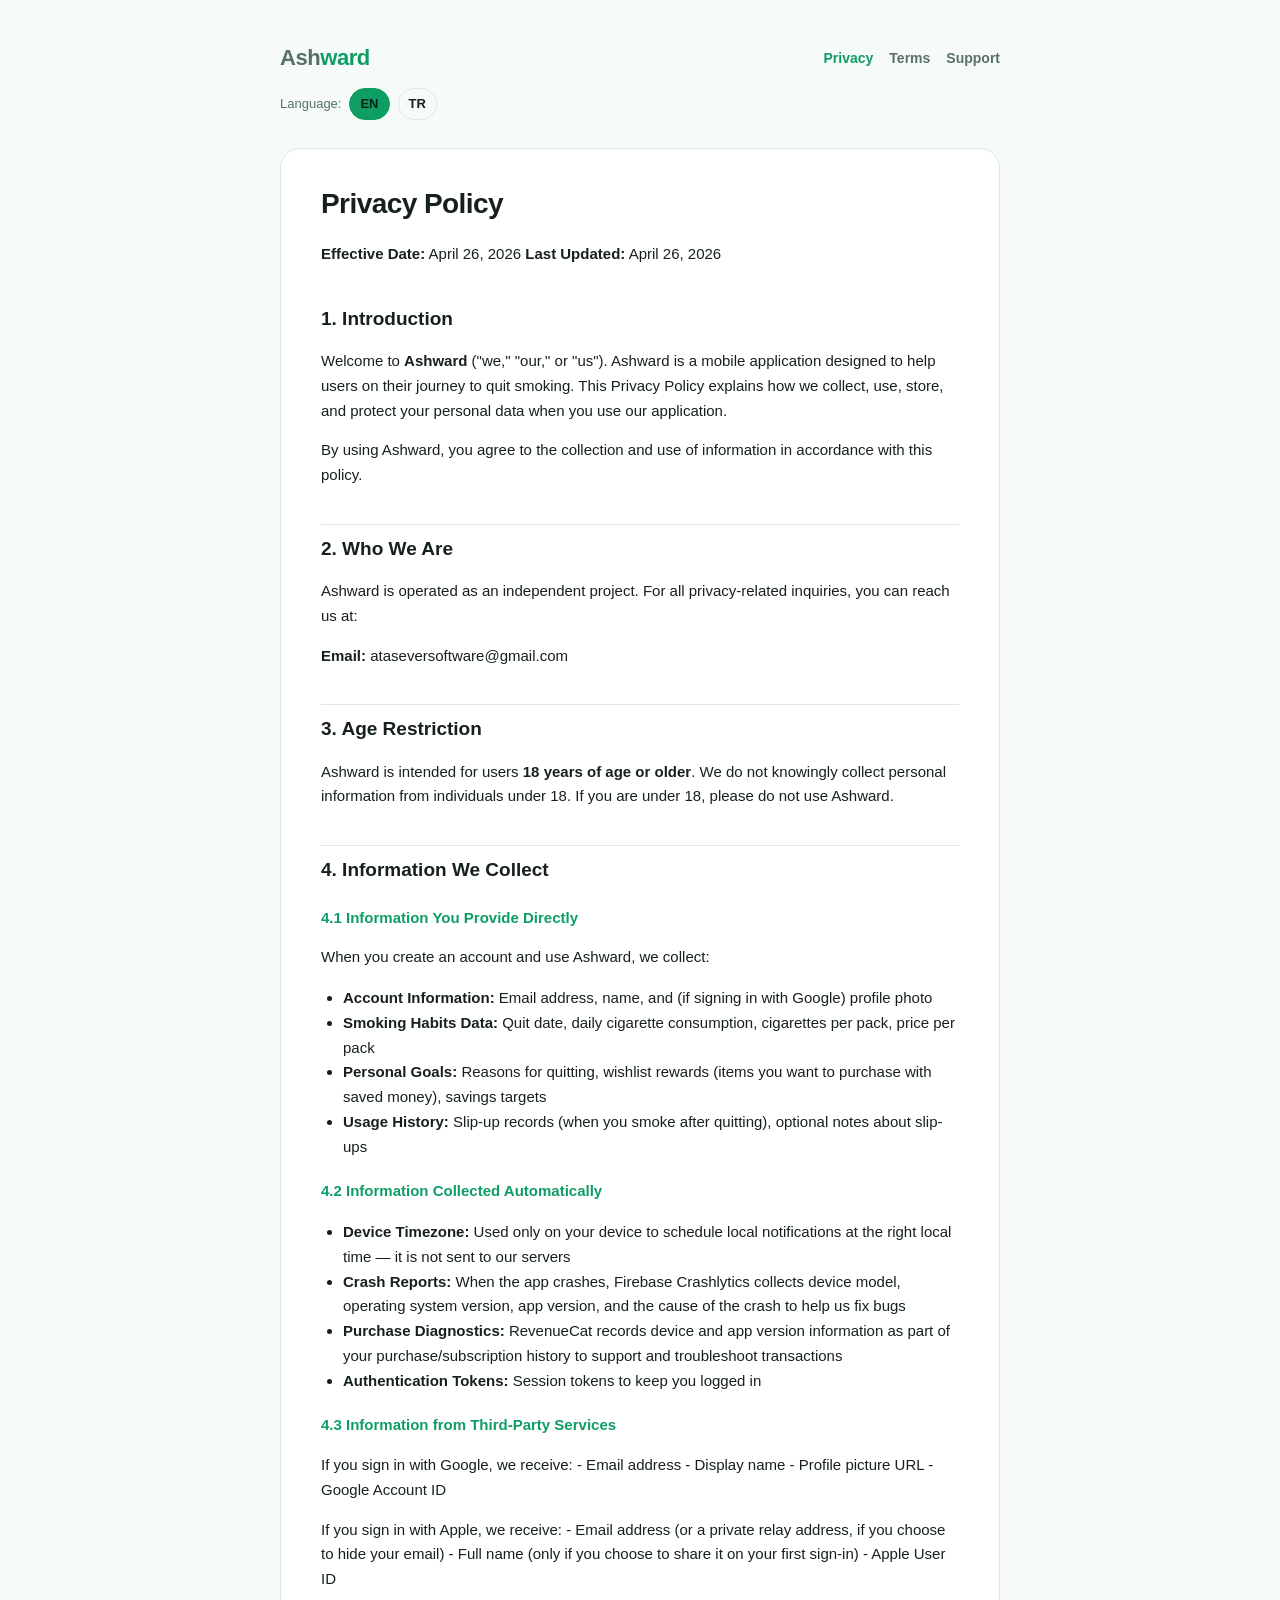
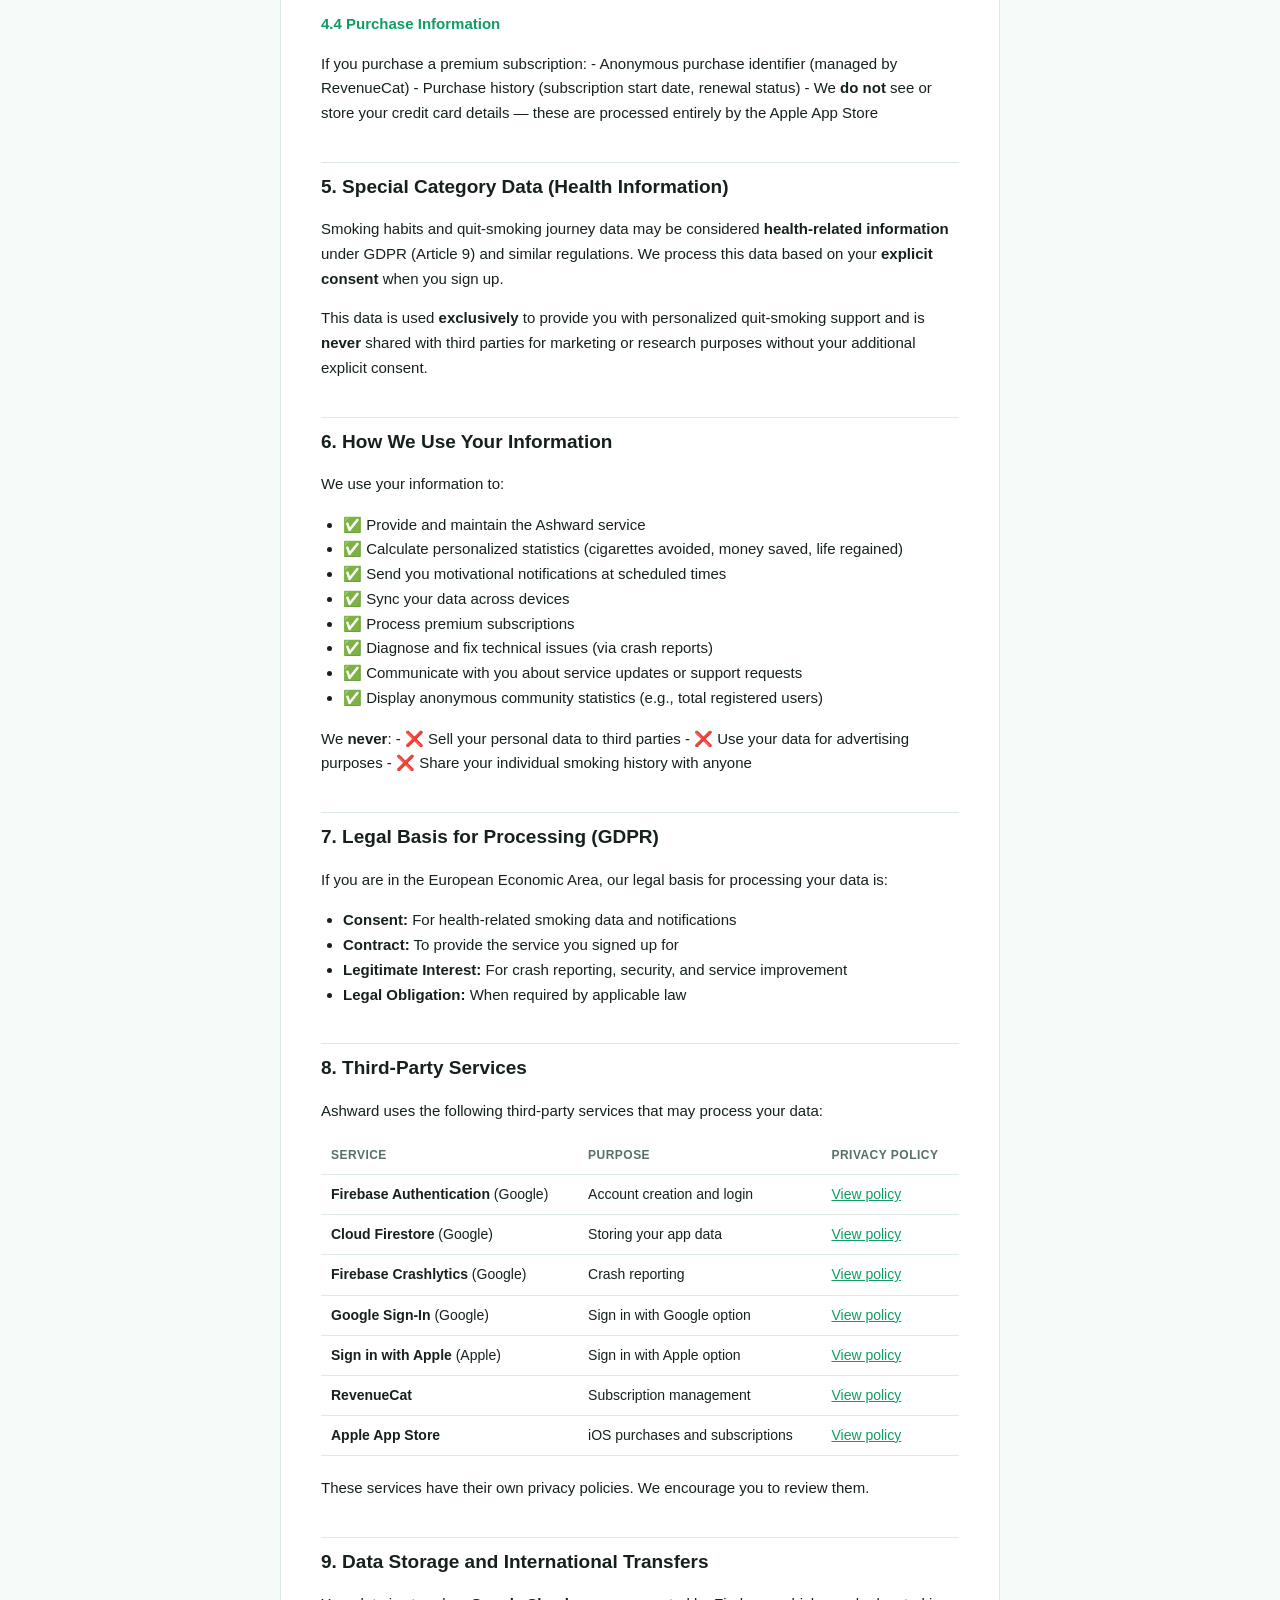
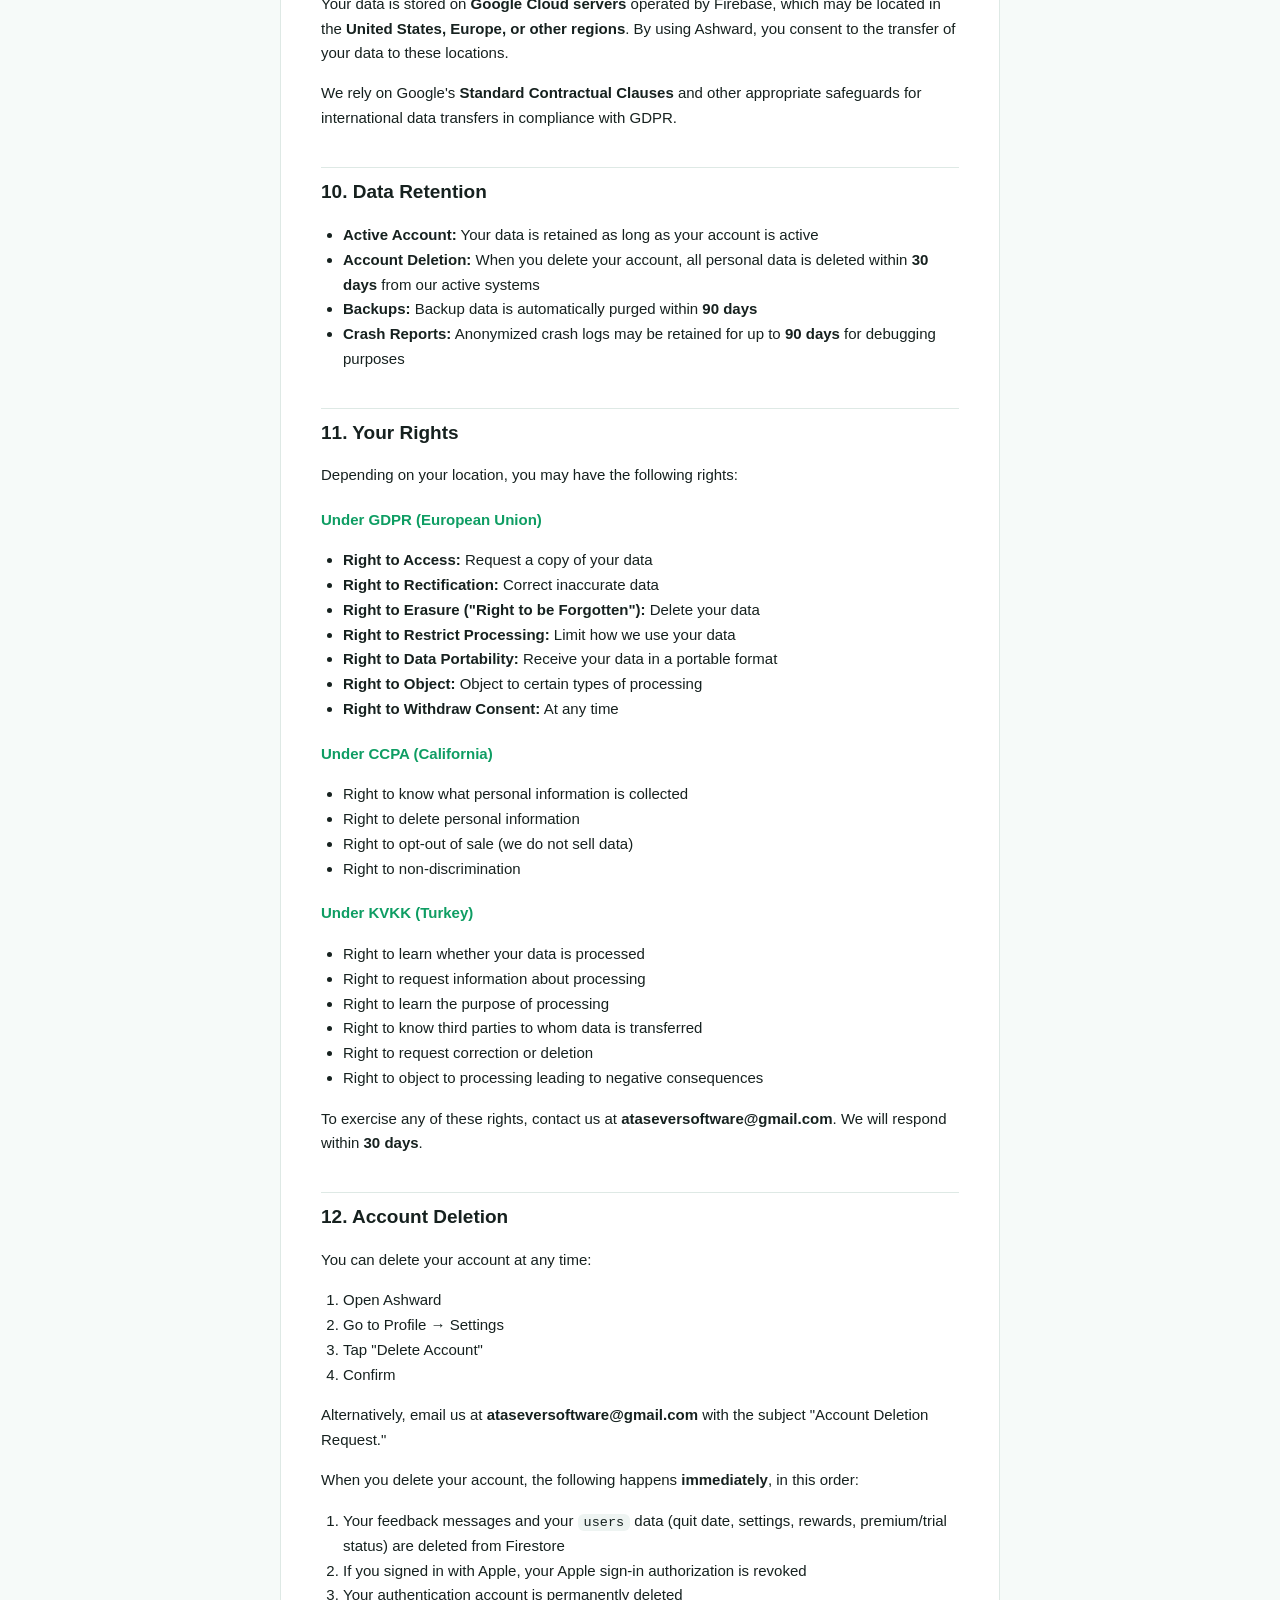
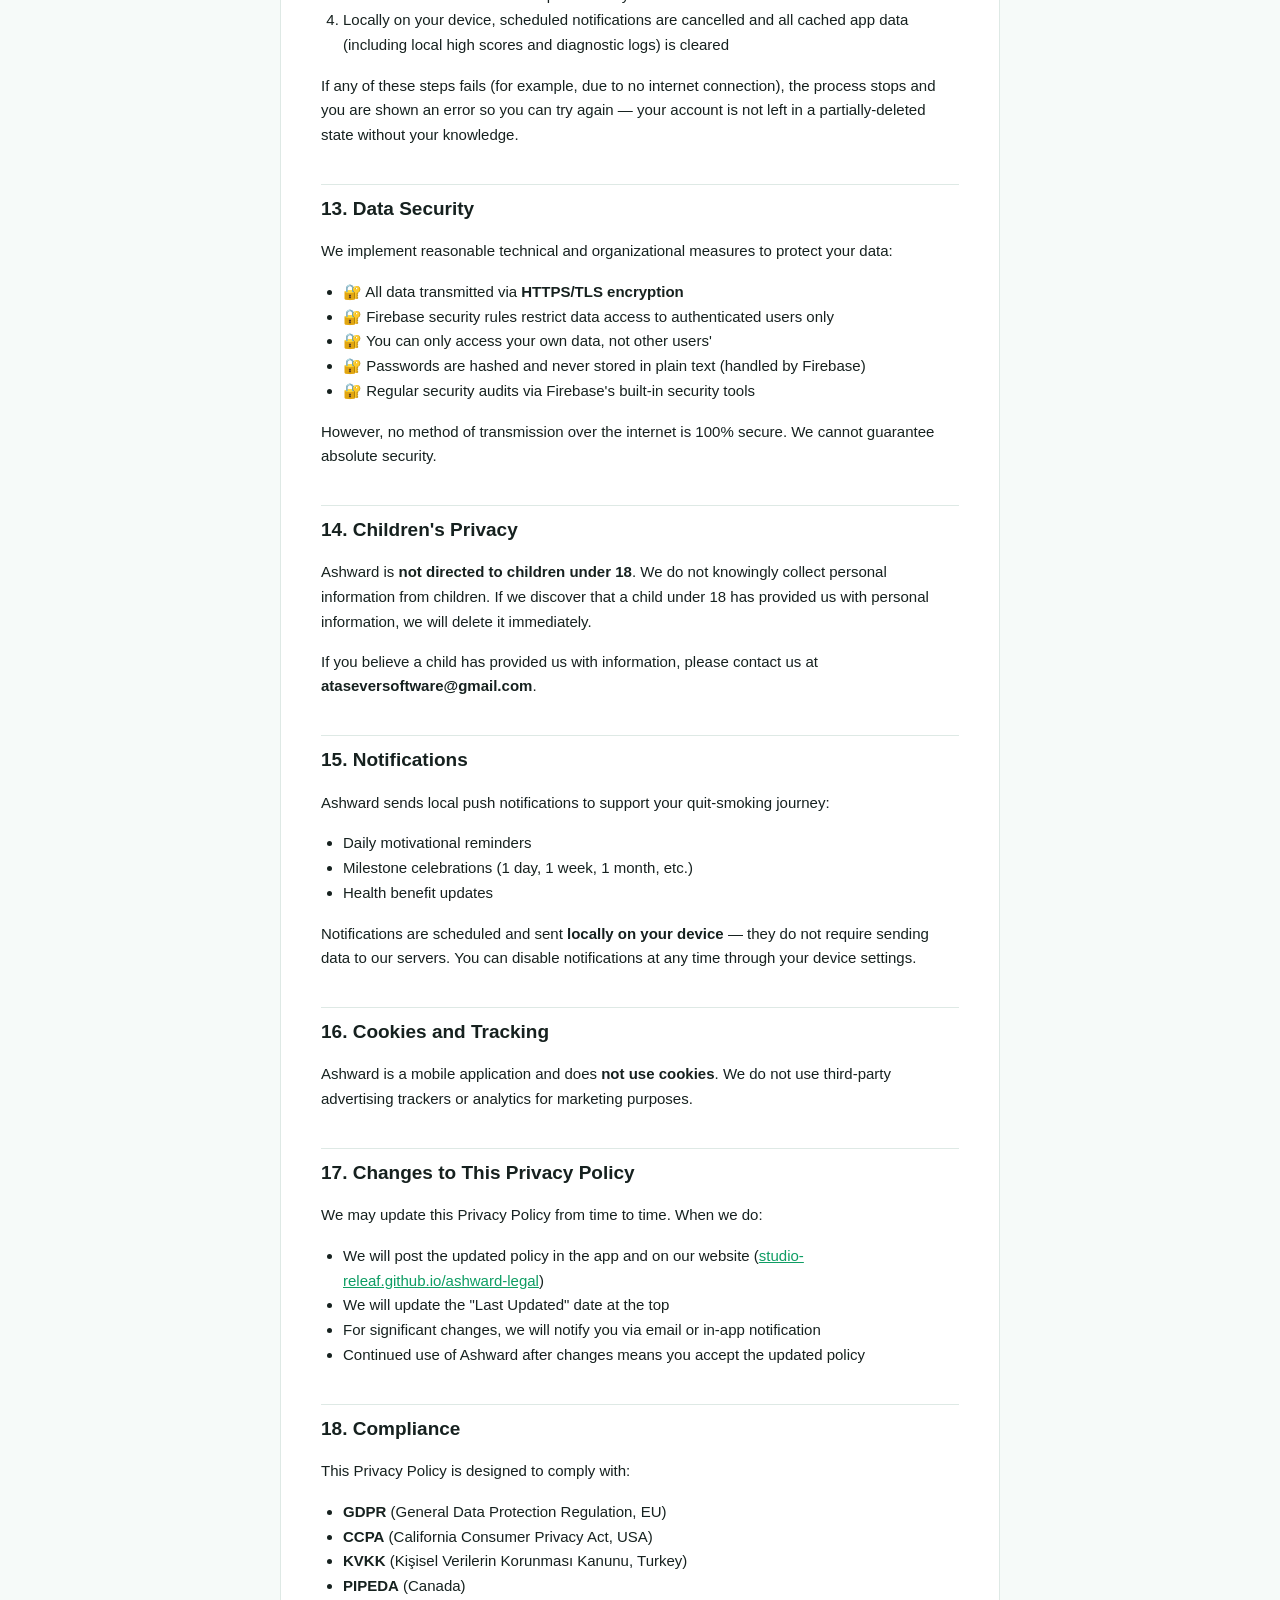
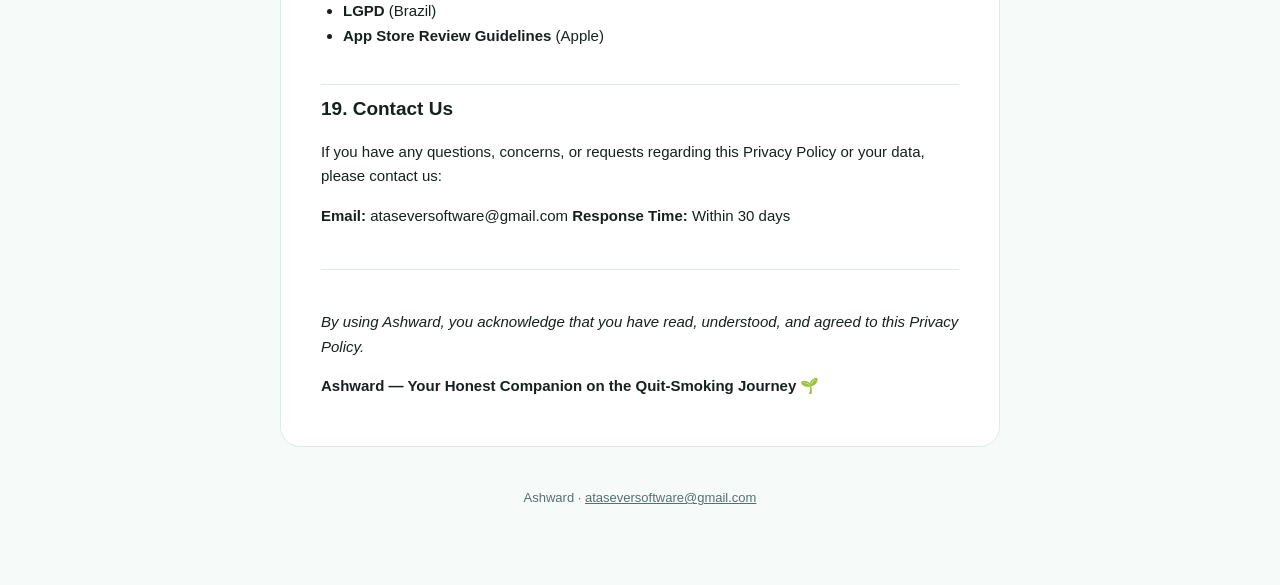
<file: privacy.html>
<!DOCTYPE html>
<html lang="en">
<head>
<meta charset="UTF-8">
<meta name="viewport" content="width=device-width, initial-scale=1">
<title>Ashward — Privacy Policy</title>
<meta name="description" content="Ashward Privacy Policy (English).">
<link rel="canonical" href="https://studio-releaf.github.io/ashward-legal/privacy.html">
<link rel="stylesheet" href="style.css">
</head>
<body>
<div class="wrap">
  <header class="site">
    <a class="wordmark" href="index.html"><span class="ash">Ash</span><span class="ward">ward</span></a>
    <nav class="site">
      <a href="privacy.html" class="active">Privacy</a>
      <a href="terms.html">Terms</a>
      <a href="support.html">Support</a>
    </nav>
  </header>
  <p class="lang-switch">Language: <a href="privacy.html" class="active">EN</a> <a href="privacy-tr.html">TR</a></p>

  <main>
<h1>Privacy Policy</h1>
<p><strong>Effective Date:</strong> April 26, 2026
<strong>Last Updated:</strong> April 26, 2026</p>
<h2>1. Introduction</h2>
<p>Welcome to <strong>Ashward</strong> ("we," "our," or "us"). Ashward is a mobile application designed to help users on their journey to quit smoking. This Privacy Policy explains how we collect, use, store, and protect your personal data when you use our application.</p>
<p>By using Ashward, you agree to the collection and use of information in accordance with this policy.</p>
<h2>2. Who We Are</h2>
<p>Ashward is operated as an independent project. For all privacy-related inquiries, you can reach us at:</p>
<p><strong>Email:</strong> ataseversoftware@gmail.com</p>
<h2>3. Age Restriction</h2>
<p>Ashward is intended for users <strong>18 years of age or older</strong>. We do not knowingly collect personal information from individuals under 18. If you are under 18, please do not use Ashward.</p>
<h2>4. Information We Collect</h2>
<h3>4.1 Information You Provide Directly</h3>
<p>When you create an account and use Ashward, we collect:</p>
<ul>
<li><strong>Account Information:</strong> Email address, name, and (if signing in with Google) profile photo</li>
<li><strong>Smoking Habits Data:</strong> Quit date, daily cigarette consumption, cigarettes per pack, price per pack</li>
<li><strong>Personal Goals:</strong> Reasons for quitting, wishlist rewards (items you want to purchase with saved money), savings targets</li>
<li><strong>Usage History:</strong> Slip-up records (when you smoke after quitting), optional notes about slip-ups</li>
</ul>
<h3>4.2 Information Collected Automatically</h3>
<ul>
<li><strong>Device Timezone:</strong> Used only on your device to schedule local notifications at the right local time — it is not sent to our servers</li>
<li><strong>Crash Reports:</strong> When the app crashes, Firebase Crashlytics collects device model, operating system version, app version, and the cause of the crash to help us fix bugs</li>
<li><strong>Purchase Diagnostics:</strong> RevenueCat records device and app version information as part of your purchase/subscription history to support and troubleshoot transactions</li>
<li><strong>Authentication Tokens:</strong> Session tokens to keep you logged in</li>
</ul>
<h3>4.3 Information from Third-Party Services</h3>
<p>If you sign in with Google, we receive:
- Email address
- Display name
- Profile picture URL
- Google Account ID</p>
<p>If you sign in with Apple, we receive:
- Email address (or a private relay address, if you choose to hide your email)
- Full name (only if you choose to share it on your first sign-in)
- Apple User ID</p>
<h3>4.4 Purchase Information</h3>
<p>If you purchase a premium subscription:
- Anonymous purchase identifier (managed by RevenueCat)
- Purchase history (subscription start date, renewal status)
- We <strong>do not</strong> see or store your credit card details — these are processed entirely by the Apple App Store</p>
<h2>5. Special Category Data (Health Information)</h2>
<p>Smoking habits and quit-smoking journey data may be considered <strong>health-related information</strong> under GDPR (Article 9) and similar regulations. We process this data based on your <strong>explicit consent</strong> when you sign up.</p>
<p>This data is used <strong>exclusively</strong> to provide you with personalized quit-smoking support and is <strong>never</strong> shared with third parties for marketing or research purposes without your additional explicit consent.</p>
<h2>6. How We Use Your Information</h2>
<p>We use your information to:</p>
<ul>
<li>✅ Provide and maintain the Ashward service</li>
<li>✅ Calculate personalized statistics (cigarettes avoided, money saved, life regained)</li>
<li>✅ Send you motivational notifications at scheduled times</li>
<li>✅ Sync your data across devices</li>
<li>✅ Process premium subscriptions</li>
<li>✅ Diagnose and fix technical issues (via crash reports)</li>
<li>✅ Communicate with you about service updates or support requests</li>
<li>✅ Display anonymous community statistics (e.g., total registered users)</li>
</ul>
<p>We <strong>never</strong>:
- ❌ Sell your personal data to third parties
- ❌ Use your data for advertising purposes
- ❌ Share your individual smoking history with anyone</p>
<h2>7. Legal Basis for Processing (GDPR)</h2>
<p>If you are in the European Economic Area, our legal basis for processing your data is:</p>
<ul>
<li><strong>Consent:</strong> For health-related smoking data and notifications</li>
<li><strong>Contract:</strong> To provide the service you signed up for</li>
<li><strong>Legitimate Interest:</strong> For crash reporting, security, and service improvement</li>
<li><strong>Legal Obligation:</strong> When required by applicable law</li>
</ul>
<h2>8. Third-Party Services</h2>
<p>Ashward uses the following third-party services that may process your data:</p>
<table>
<thead>
<tr>
<th>Service</th>
<th>Purpose</th>
<th>Privacy Policy</th>
</tr>
</thead>
<tbody>
<tr>
<td><strong>Firebase Authentication</strong> (Google)</td>
<td>Account creation and login</td>
<td><a href="https://firebase.google.com/support/privacy">View policy</a></td>
</tr>
<tr>
<td><strong>Cloud Firestore</strong> (Google)</td>
<td>Storing your app data</td>
<td><a href="https://firebase.google.com/support/privacy">View policy</a></td>
</tr>
<tr>
<td><strong>Firebase Crashlytics</strong> (Google)</td>
<td>Crash reporting</td>
<td><a href="https://firebase.google.com/support/privacy">View policy</a></td>
</tr>
<tr>
<td><strong>Google Sign-In</strong> (Google)</td>
<td>Sign in with Google option</td>
<td><a href="https://policies.google.com/privacy">View policy</a></td>
</tr>
<tr>
<td><strong>Sign in with Apple</strong> (Apple)</td>
<td>Sign in with Apple option</td>
<td><a href="https://www.apple.com/legal/privacy/">View policy</a></td>
</tr>
<tr>
<td><strong>RevenueCat</strong></td>
<td>Subscription management</td>
<td><a href="https://www.revenuecat.com/privacy">View policy</a></td>
</tr>
<tr>
<td><strong>Apple App Store</strong></td>
<td>iOS purchases and subscriptions</td>
<td><a href="https://www.apple.com/legal/privacy/">View policy</a></td>
</tr>
</tbody>
</table>
<p>These services have their own privacy policies. We encourage you to review them.</p>
<h2>9. Data Storage and International Transfers</h2>
<p>Your data is stored on <strong>Google Cloud servers</strong> operated by Firebase, which may be located in the <strong>United States, Europe, or other regions</strong>. By using Ashward, you consent to the transfer of your data to these locations.</p>
<p>We rely on Google's <strong>Standard Contractual Clauses</strong> and other appropriate safeguards for international data transfers in compliance with GDPR.</p>
<h2>10. Data Retention</h2>
<ul>
<li><strong>Active Account:</strong> Your data is retained as long as your account is active</li>
<li><strong>Account Deletion:</strong> When you delete your account, all personal data is deleted within <strong>30 days</strong> from our active systems</li>
<li><strong>Backups:</strong> Backup data is automatically purged within <strong>90 days</strong></li>
<li><strong>Crash Reports:</strong> Anonymized crash logs may be retained for up to <strong>90 days</strong> for debugging purposes</li>
</ul>
<h2>11. Your Rights</h2>
<p>Depending on your location, you may have the following rights:</p>
<h3>Under GDPR (European Union)</h3>
<ul>
<li><strong>Right to Access:</strong> Request a copy of your data</li>
<li><strong>Right to Rectification:</strong> Correct inaccurate data</li>
<li><strong>Right to Erasure ("Right to be Forgotten"):</strong> Delete your data</li>
<li><strong>Right to Restrict Processing:</strong> Limit how we use your data</li>
<li><strong>Right to Data Portability:</strong> Receive your data in a portable format</li>
<li><strong>Right to Object:</strong> Object to certain types of processing</li>
<li><strong>Right to Withdraw Consent:</strong> At any time</li>
</ul>
<h3>Under CCPA (California)</h3>
<ul>
<li>Right to know what personal information is collected</li>
<li>Right to delete personal information</li>
<li>Right to opt-out of sale (we do not sell data)</li>
<li>Right to non-discrimination</li>
</ul>
<h3>Under KVKK (Turkey)</h3>
<ul>
<li>Right to learn whether your data is processed</li>
<li>Right to request information about processing</li>
<li>Right to learn the purpose of processing</li>
<li>Right to know third parties to whom data is transferred</li>
<li>Right to request correction or deletion</li>
<li>Right to object to processing leading to negative consequences</li>
</ul>
<p>To exercise any of these rights, contact us at <strong>ataseversoftware@gmail.com</strong>. We will respond within <strong>30 days</strong>.</p>
<h2>12. Account Deletion</h2>
<p>You can delete your account at any time:</p>
<ol>
<li>Open Ashward</li>
<li>Go to Profile → Settings</li>
<li>Tap "Delete Account"</li>
<li>Confirm</li>
</ol>
<p>Alternatively, email us at <strong>ataseversoftware@gmail.com</strong> with the subject "Account Deletion Request."</p>
<p>When you delete your account, the following happens <strong>immediately</strong>, in this order:</p>
<ol>
<li>Your feedback messages and your <code>users</code> data (quit date, settings, rewards, premium/trial status) are deleted from Firestore</li>
<li>If you signed in with Apple, your Apple sign-in authorization is revoked</li>
<li>Your authentication account is permanently deleted</li>
<li>Locally on your device, scheduled notifications are cancelled and all cached app data (including local high scores and diagnostic logs) is cleared</li>
</ol>
<p>If any of these steps fails (for example, due to no internet connection), the process stops and you are shown an error so you can try again — your account is not left in a partially-deleted state without your knowledge.</p>
<h2>13. Data Security</h2>
<p>We implement reasonable technical and organizational measures to protect your data:</p>
<ul>
<li>🔐 All data transmitted via <strong>HTTPS/TLS encryption</strong></li>
<li>🔐 Firebase security rules restrict data access to authenticated users only</li>
<li>🔐 You can only access your own data, not other users'</li>
<li>🔐 Passwords are hashed and never stored in plain text (handled by Firebase)</li>
<li>🔐 Regular security audits via Firebase's built-in security tools</li>
</ul>
<p>However, no method of transmission over the internet is 100% secure. We cannot guarantee absolute security.</p>
<h2>14. Children's Privacy</h2>
<p>Ashward is <strong>not directed to children under 18</strong>. We do not knowingly collect personal information from children. If we discover that a child under 18 has provided us with personal information, we will delete it immediately.</p>
<p>If you believe a child has provided us with information, please contact us at <strong>ataseversoftware@gmail.com</strong>.</p>
<h2>15. Notifications</h2>
<p>Ashward sends local push notifications to support your quit-smoking journey:</p>
<ul>
<li>Daily motivational reminders</li>
<li>Milestone celebrations (1 day, 1 week, 1 month, etc.)</li>
<li>Health benefit updates</li>
</ul>
<p>Notifications are scheduled and sent <strong>locally on your device</strong> — they do not require sending data to our servers. You can disable notifications at any time through your device settings.</p>
<h2>16. Cookies and Tracking</h2>
<p>Ashward is a mobile application and does <strong>not use cookies</strong>. We do not use third-party advertising trackers or analytics for marketing purposes.</p>
<h2>17. Changes to This Privacy Policy</h2>
<p>We may update this Privacy Policy from time to time. When we do:</p>
<ul>
<li>We will post the updated policy in the app and on our website (<a href="https://studio-releaf.github.io/ashward-legal/">studio-releaf.github.io/ashward-legal</a>)</li>
<li>We will update the "Last Updated" date at the top</li>
<li>For significant changes, we will notify you via email or in-app notification</li>
<li>Continued use of Ashward after changes means you accept the updated policy</li>
</ul>
<h2>18. Compliance</h2>
<p>This Privacy Policy is designed to comply with:</p>
<ul>
<li><strong>GDPR</strong> (General Data Protection Regulation, EU)</li>
<li><strong>CCPA</strong> (California Consumer Privacy Act, USA)</li>
<li><strong>KVKK</strong> (Kişisel Verilerin Korunması Kanunu, Turkey)</li>
<li><strong>PIPEDA</strong> (Canada)</li>
<li><strong>LGPD</strong> (Brazil)</li>
<li><strong>App Store Review Guidelines</strong> (Apple)</li>
</ul>
<h2>19. Contact Us</h2>
<p>If you have any questions, concerns, or requests regarding this Privacy Policy or your data, please contact us:</p>
<p><strong>Email:</strong> ataseversoftware@gmail.com
<strong>Response Time:</strong> Within 30 days</p>
<hr />
<p><em>By using Ashward, you acknowledge that you have read, understood, and agreed to this Privacy Policy.</em></p>
<p><strong>Ashward — Your Honest Companion on the Quit-Smoking Journey 🌱</strong></p>
  </main>
  <footer class="site">
    <p>Ashward &middot; <a href="mailto:ataseversoftware@gmail.com">ataseversoftware@gmail.com</a></p>
  </footer>
</div>
</body>
</html>
</file>
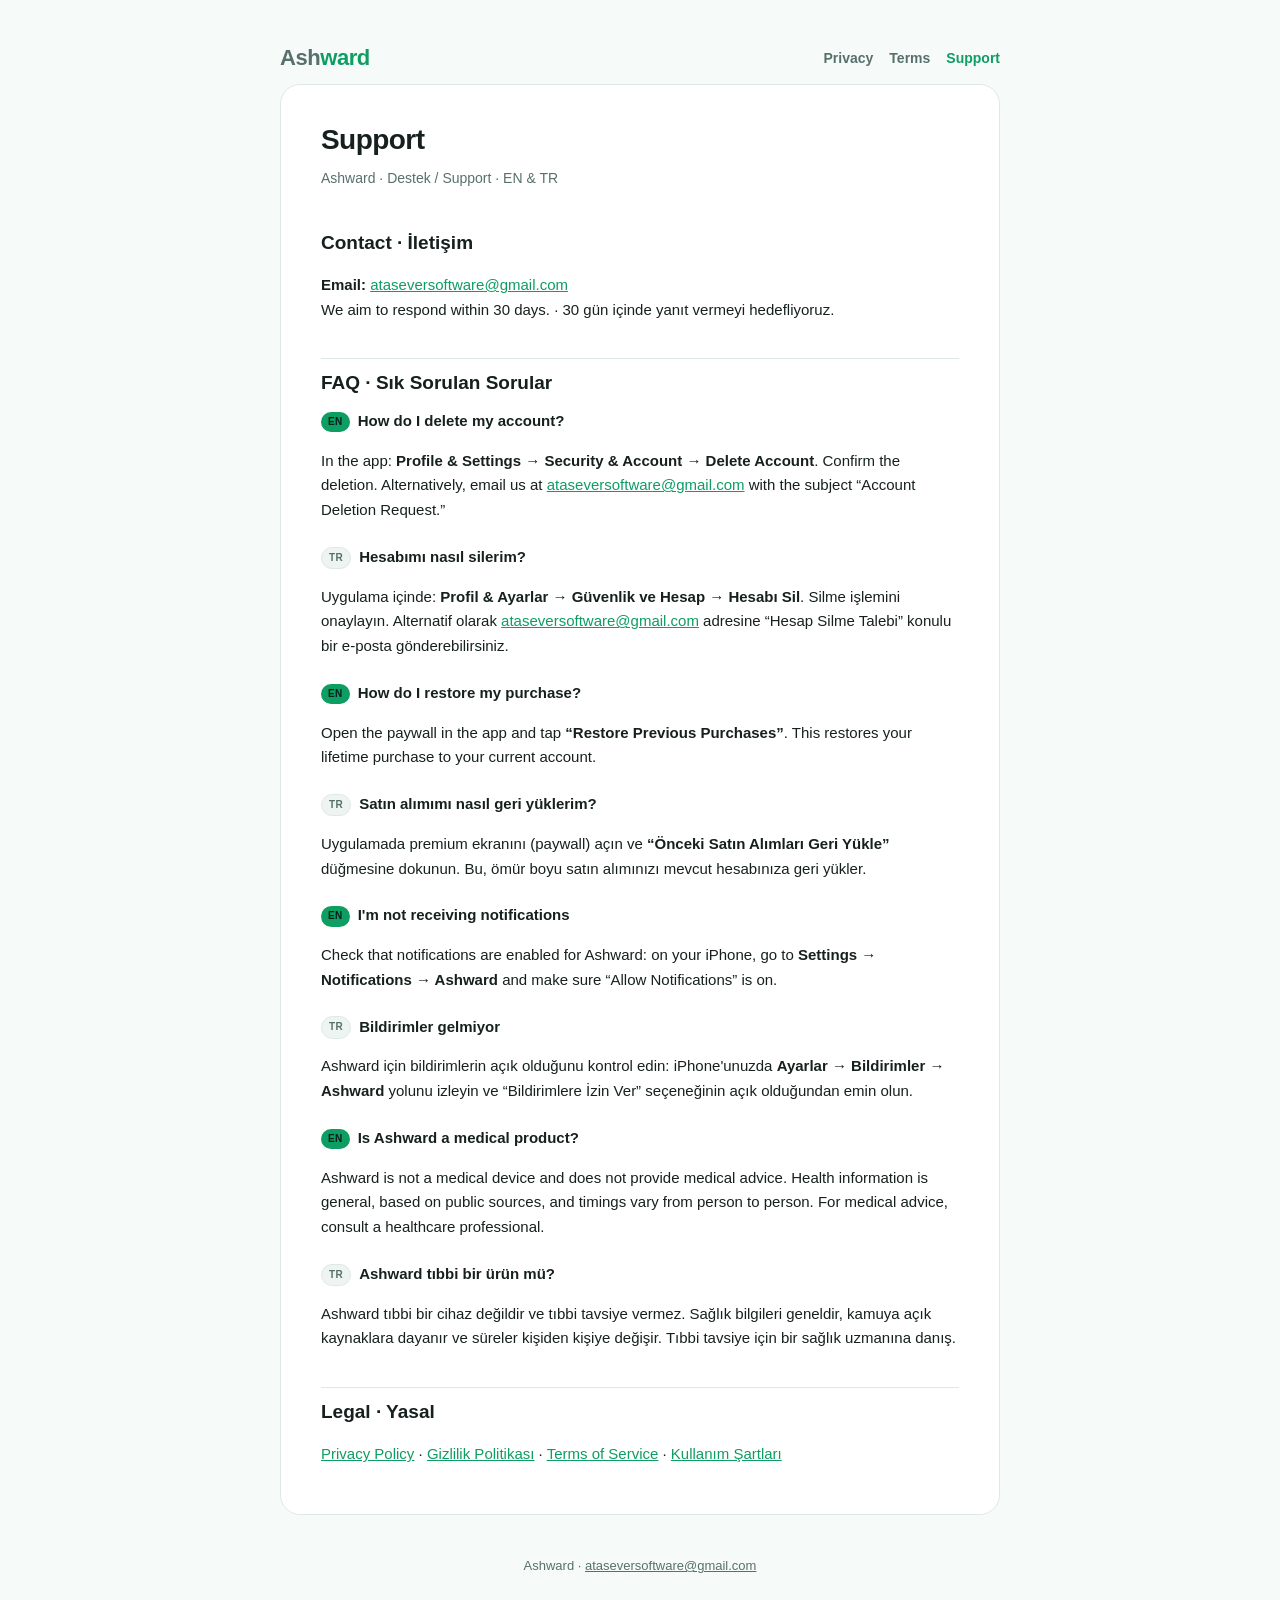
<file: support.html>
<!DOCTYPE html>
<html lang="en">
<head>
<meta charset="UTF-8">
<meta name="viewport" content="width=device-width, initial-scale=1">
<title>Ashward — Support</title>
<meta name="description" content="Ashward support: contact email and frequently asked questions (EN/TR).">
<link rel="canonical" href="https://studio-releaf.github.io/ashward-legal/support.html">
<link rel="stylesheet" href="style.css">
</head>
<body>
<div class="wrap">
  <header class="site">
    <a class="wordmark" href="index.html"><span class="ash">Ash</span><span class="ward">ward</span></a>
    <nav class="site">
      <a href="privacy.html">Privacy</a>
      <a href="terms.html">Terms</a>
      <a href="support.html" class="active">Support</a>
    </nav>
  </header>

  <main>
    <h1>Support</h1>
    <p class="subtitle">Ashward &middot; Destek / Support &middot; EN &amp; TR</p>

    <h2>Contact &middot; İletişim</h2>
    <p>
      <strong>Email:</strong> <a href="mailto:ataseversoftware@gmail.com">ataseversoftware@gmail.com</a><br>
      We aim to respond within 30 days. &middot; 30 gün içinde yanıt vermeyi hedefliyoruz.
    </p>

    <h2>FAQ &middot; Sık Sorulan Sorular</h2>

    <div class="faq-item">
      <p class="q"><span class="badge en">EN</span>How do I delete my account?</p>
      <p>In the app: <strong>Profile &amp; Settings → Security &amp; Account → Delete Account</strong>. Confirm the
      deletion. Alternatively, email us at
      <a href="mailto:ataseversoftware@gmail.com">ataseversoftware@gmail.com</a> with the subject
      &ldquo;Account Deletion Request.&rdquo;</p>
    </div>
    <div class="faq-item">
      <p class="q"><span class="badge tr">TR</span>Hesabımı nasıl silerim?</p>
      <p>Uygulama içinde: <strong>Profil &amp; Ayarlar → Güvenlik ve Hesap → Hesabı Sil</strong>. Silme
      işlemini onaylayın. Alternatif olarak
      <a href="mailto:ataseversoftware@gmail.com">ataseversoftware@gmail.com</a> adresine &ldquo;Hesap
      Silme Talebi&rdquo; konulu bir e-posta gönderebilirsiniz.</p>
    </div>

    <div class="faq-item">
      <p class="q"><span class="badge en">EN</span>How do I restore my purchase?</p>
      <p>Open the paywall in the app and tap <strong>&ldquo;Restore Previous Purchases&rdquo;</strong>.
      This restores your lifetime purchase to your current account.</p>
    </div>
    <div class="faq-item">
      <p class="q"><span class="badge tr">TR</span>Satın alımımı nasıl geri yüklerim?</p>
      <p>Uygulamada premium ekranını (paywall) açın ve
      <strong>&ldquo;Önceki Satın Alımları Geri Yükle&rdquo;</strong> düğmesine dokunun. Bu,
      ömür boyu satın alımınızı mevcut hesabınıza geri yükler.</p>
    </div>

    <div class="faq-item">
      <p class="q"><span class="badge en">EN</span>I'm not receiving notifications</p>
      <p>Check that notifications are enabled for Ashward: on your iPhone,
      go to <strong>Settings → Notifications → Ashward</strong> and make sure
      &ldquo;Allow Notifications&rdquo; is on.</p>
    </div>
    <div class="faq-item">
      <p class="q"><span class="badge tr">TR</span>Bildirimler gelmiyor</p>
      <p>Ashward için bildirimlerin açık olduğunu kontrol edin: iPhone'unuzda
      <strong>Ayarlar → Bildirimler → Ashward</strong> yolunu izleyin ve
      &ldquo;Bildirimlere İzin Ver&rdquo; seçeneğinin açık olduğundan emin olun.</p>
    </div>

    <div class="faq-item">
      <p class="q"><span class="badge en">EN</span>Is Ashward a medical product?</p>
      <p>Ashward is not a medical device and does not provide medical advice. Health information is general, based on public sources, and timings vary from person to person. For medical advice, consult a healthcare professional.</p>
    </div>
    <div class="faq-item">
      <p class="q"><span class="badge tr">TR</span>Ashward tıbbi bir ürün mü?</p>
      <p>Ashward tıbbi bir cihaz değildir ve tıbbi tavsiye vermez. Sağlık bilgileri geneldir, kamuya açık kaynaklara dayanır ve süreler kişiden kişiye değişir. Tıbbi tavsiye için bir sağlık uzmanına danış.</p>
    </div>

    <h2>Legal &middot; Yasal</h2>
    <p>
      <a href="privacy.html">Privacy Policy</a> &middot;
      <a href="privacy-tr.html">Gizlilik Politikası</a> &middot;
      <a href="terms.html">Terms of Service</a> &middot;
      <a href="terms-tr.html">Kullanım Şartları</a>
    </p>

  </main>
  <footer class="site">
    <p>Ashward &middot; <a href="mailto:ataseversoftware@gmail.com">ataseversoftware@gmail.com</a></p>
  </footer>
</div>
</body>
</html>
</file>
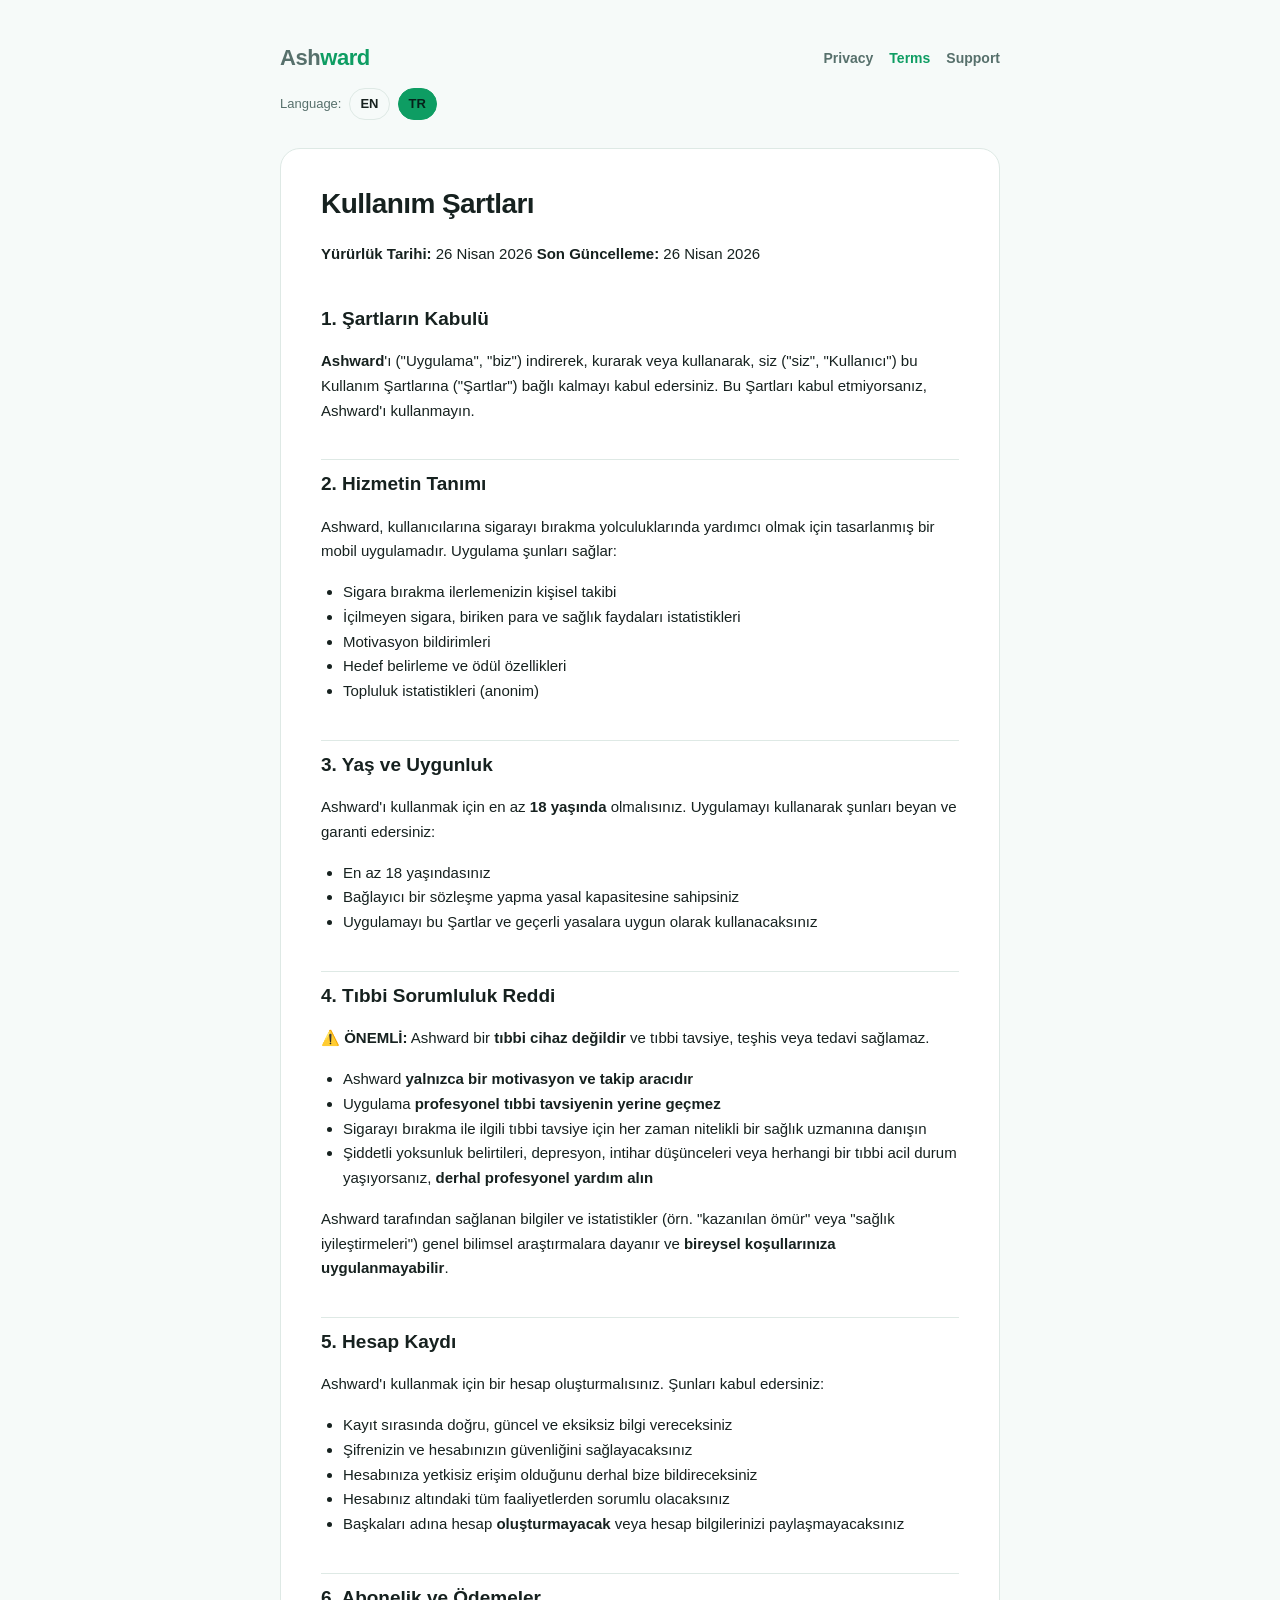
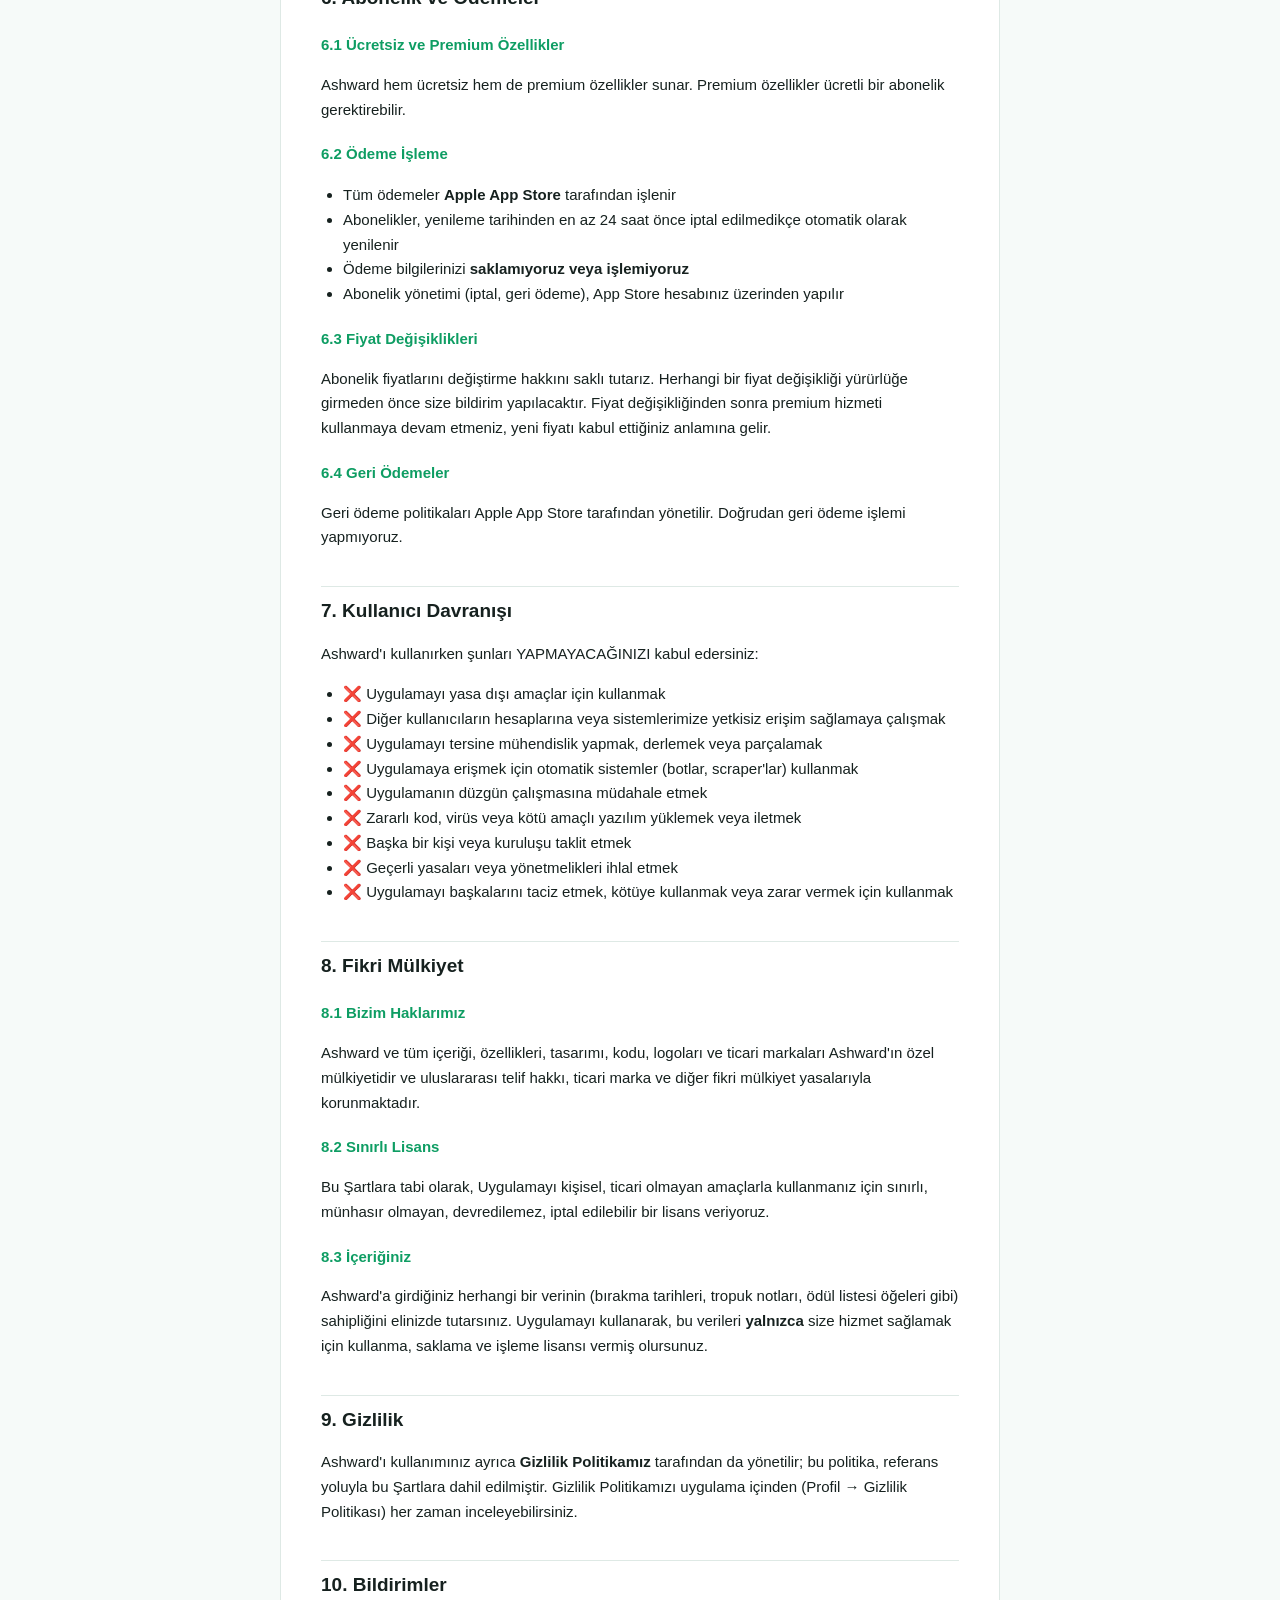
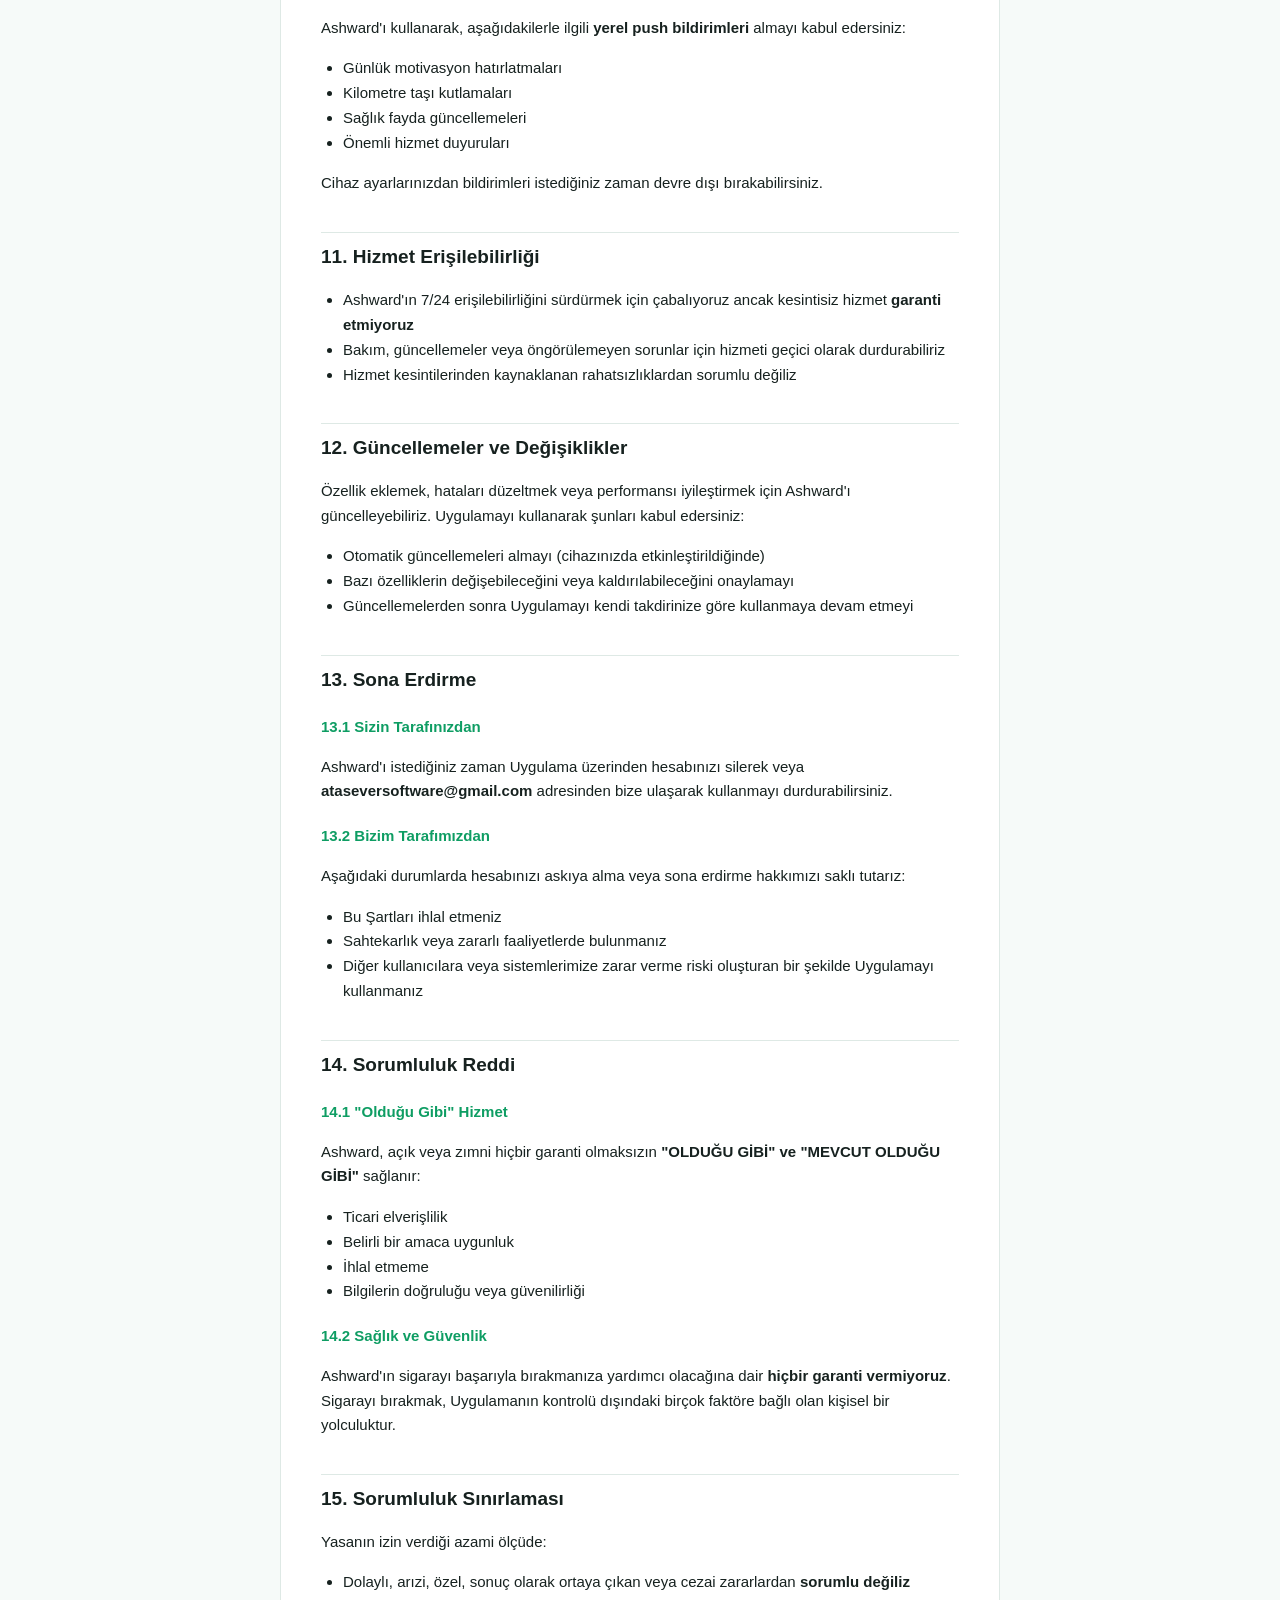
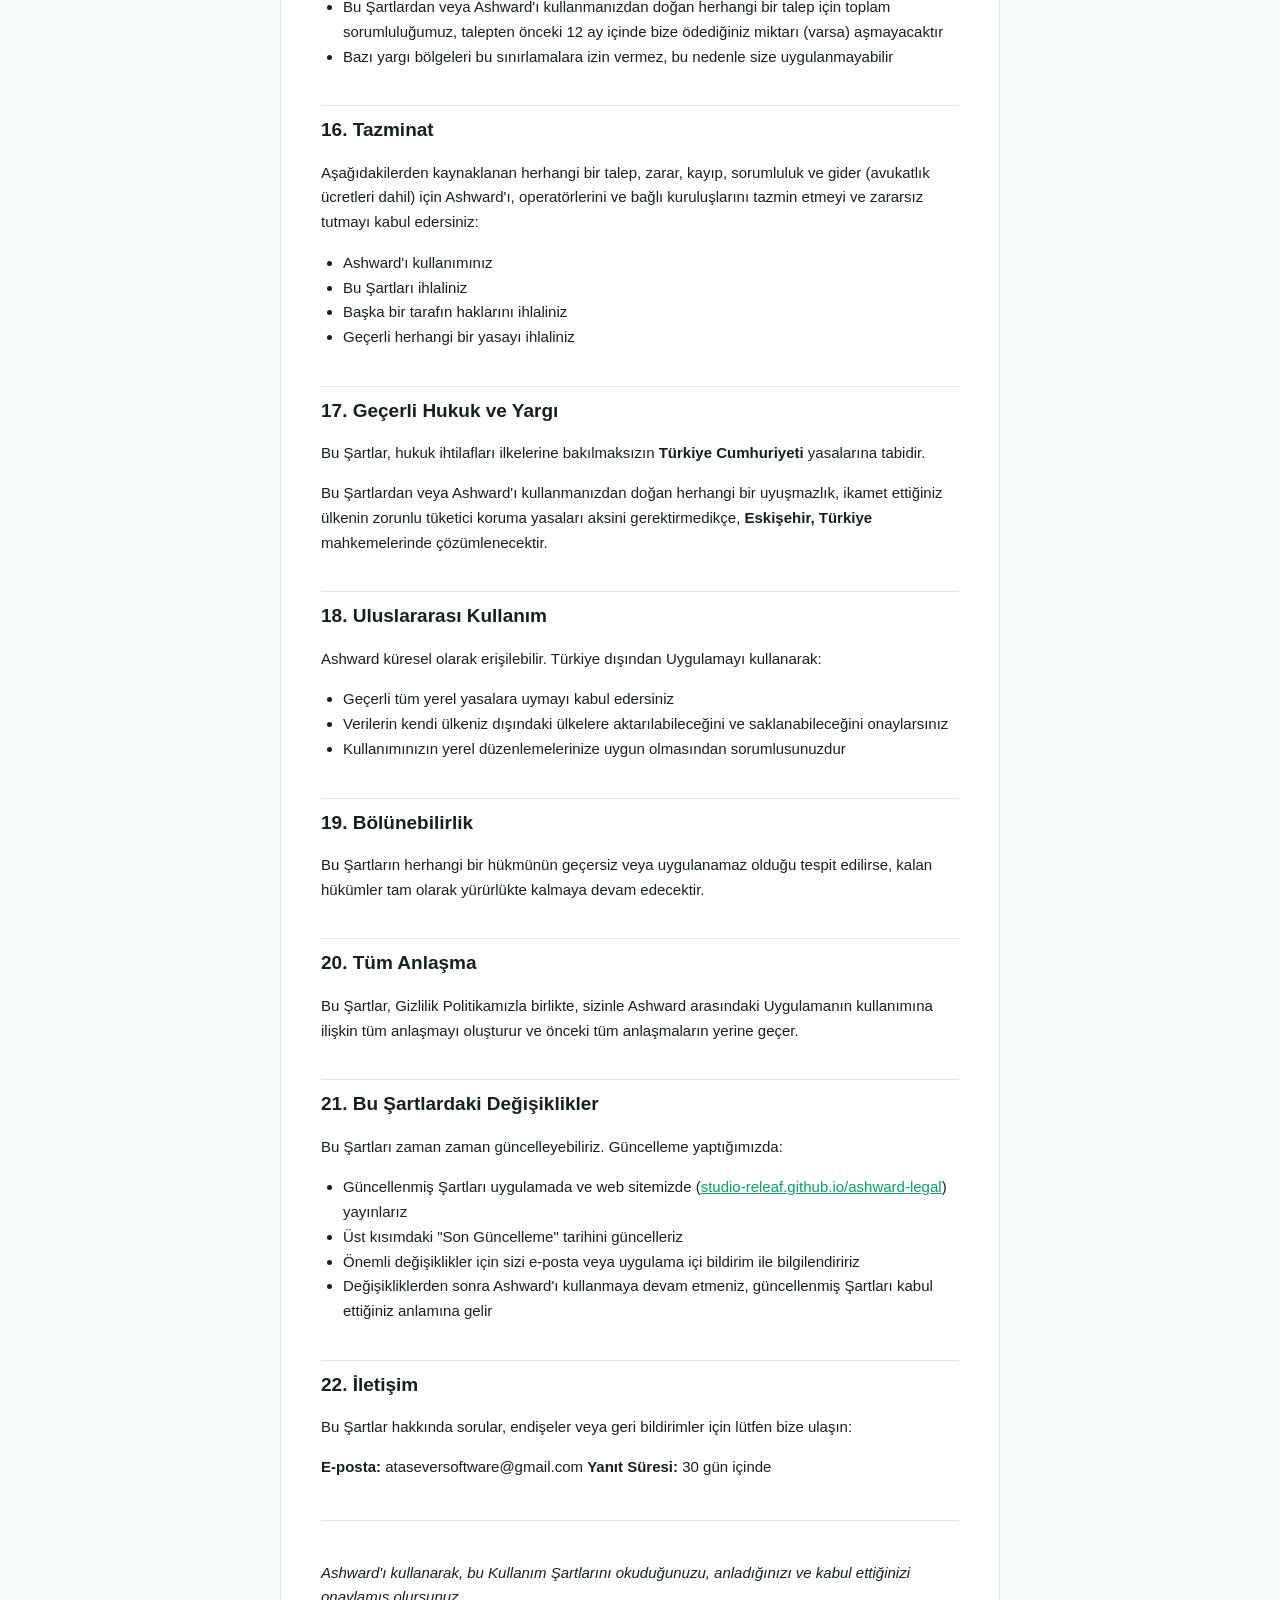
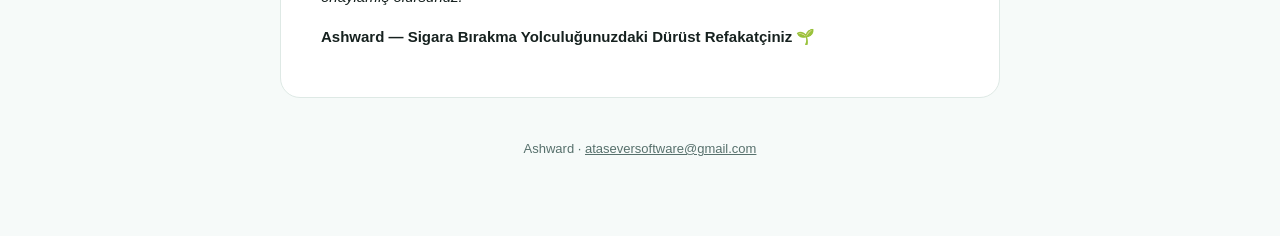
<file: terms-tr.html>
<!DOCTYPE html>
<html lang="tr">
<head>
<meta charset="UTF-8">
<meta name="viewport" content="width=device-width, initial-scale=1">
<title>Ashward — Kullanım Şartları</title>
<meta name="description" content="Ashward Kullanım Şartları (Türkçe).">
<link rel="canonical" href="https://studio-releaf.github.io/ashward-legal/terms-tr.html">
<link rel="stylesheet" href="style.css">
</head>
<body>
<div class="wrap">
  <header class="site">
    <a class="wordmark" href="index.html"><span class="ash">Ash</span><span class="ward">ward</span></a>
    <nav class="site">
      <a href="privacy.html">Privacy</a>
      <a href="terms.html" class="active">Terms</a>
      <a href="support.html">Support</a>
    </nav>
  </header>
  <p class="lang-switch">Language: <a href="terms.html">EN</a> <a href="terms-tr.html" class="active">TR</a></p>

  <main>
<h1>Kullanım Şartları</h1>
<p><strong>Yürürlük Tarihi:</strong> 26 Nisan 2026
<strong>Son Güncelleme:</strong> 26 Nisan 2026</p>
<h2>1. Şartların Kabulü</h2>
<p><strong>Ashward</strong>'ı ("Uygulama", "biz") indirerek, kurarak veya kullanarak, siz ("siz", "Kullanıcı") bu Kullanım Şartlarına ("Şartlar") bağlı kalmayı kabul edersiniz. Bu Şartları kabul etmiyorsanız, Ashward'ı kullanmayın.</p>
<h2>2. Hizmetin Tanımı</h2>
<p>Ashward, kullanıcılarına sigarayı bırakma yolculuklarında yardımcı olmak için tasarlanmış bir mobil uygulamadır. Uygulama şunları sağlar:</p>
<ul>
<li>Sigara bırakma ilerlemenizin kişisel takibi</li>
<li>İçilmeyen sigara, biriken para ve sağlık faydaları istatistikleri</li>
<li>Motivasyon bildirimleri</li>
<li>Hedef belirleme ve ödül özellikleri</li>
<li>Topluluk istatistikleri (anonim)</li>
</ul>
<h2>3. Yaş ve Uygunluk</h2>
<p>Ashward'ı kullanmak için en az <strong>18 yaşında</strong> olmalısınız. Uygulamayı kullanarak şunları beyan ve garanti edersiniz:</p>
<ul>
<li>En az 18 yaşındasınız</li>
<li>Bağlayıcı bir sözleşme yapma yasal kapasitesine sahipsiniz</li>
<li>Uygulamayı bu Şartlar ve geçerli yasalara uygun olarak kullanacaksınız</li>
</ul>
<h2>4. Tıbbi Sorumluluk Reddi</h2>
<p>⚠️ <strong>ÖNEMLİ:</strong> Ashward bir <strong>tıbbi cihaz değildir</strong> ve tıbbi tavsiye, teşhis veya tedavi sağlamaz.</p>
<ul>
<li>Ashward <strong>yalnızca bir motivasyon ve takip aracıdır</strong></li>
<li>Uygulama <strong>profesyonel tıbbi tavsiyenin yerine geçmez</strong></li>
<li>Sigarayı bırakma ile ilgili tıbbi tavsiye için her zaman nitelikli bir sağlık uzmanına danışın</li>
<li>Şiddetli yoksunluk belirtileri, depresyon, intihar düşünceleri veya herhangi bir tıbbi acil durum yaşıyorsanız, <strong>derhal profesyonel yardım alın</strong></li>
</ul>
<p>Ashward tarafından sağlanan bilgiler ve istatistikler (örn. "kazanılan ömür" veya "sağlık iyileştirmeleri") genel bilimsel araştırmalara dayanır ve <strong>bireysel koşullarınıza uygulanmayabilir</strong>.</p>
<h2>5. Hesap Kaydı</h2>
<p>Ashward'ı kullanmak için bir hesap oluşturmalısınız. Şunları kabul edersiniz:</p>
<ul>
<li>Kayıt sırasında doğru, güncel ve eksiksiz bilgi vereceksiniz</li>
<li>Şifrenizin ve hesabınızın güvenliğini sağlayacaksınız</li>
<li>Hesabınıza yetkisiz erişim olduğunu derhal bize bildireceksiniz</li>
<li>Hesabınız altındaki tüm faaliyetlerden sorumlu olacaksınız</li>
<li>Başkaları adına hesap <strong>oluşturmayacak</strong> veya hesap bilgilerinizi paylaşmayacaksınız</li>
</ul>
<h2>6. Abonelik ve Ödemeler</h2>
<h3>6.1 Ücretsiz ve Premium Özellikler</h3>
<p>Ashward hem ücretsiz hem de premium özellikler sunar. Premium özellikler ücretli bir abonelik gerektirebilir.</p>
<h3>6.2 Ödeme İşleme</h3>
<ul>
<li>Tüm ödemeler <strong>Apple App Store</strong> tarafından işlenir</li>
<li>Abonelikler, yenileme tarihinden en az 24 saat önce iptal edilmedikçe otomatik olarak yenilenir</li>
<li>Ödeme bilgilerinizi <strong>saklamıyoruz veya işlemiyoruz</strong></li>
<li>Abonelik yönetimi (iptal, geri ödeme), App Store hesabınız üzerinden yapılır</li>
</ul>
<h3>6.3 Fiyat Değişiklikleri</h3>
<p>Abonelik fiyatlarını değiştirme hakkını saklı tutarız. Herhangi bir fiyat değişikliği yürürlüğe girmeden önce size bildirim yapılacaktır. Fiyat değişikliğinden sonra premium hizmeti kullanmaya devam etmeniz, yeni fiyatı kabul ettiğiniz anlamına gelir.</p>
<h3>6.4 Geri Ödemeler</h3>
<p>Geri ödeme politikaları Apple App Store tarafından yönetilir. Doğrudan geri ödeme işlemi yapmıyoruz.</p>
<h2>7. Kullanıcı Davranışı</h2>
<p>Ashward'ı kullanırken şunları YAPMAYACAĞINIZI kabul edersiniz:</p>
<ul>
<li>❌ Uygulamayı yasa dışı amaçlar için kullanmak</li>
<li>❌ Diğer kullanıcıların hesaplarına veya sistemlerimize yetkisiz erişim sağlamaya çalışmak</li>
<li>❌ Uygulamayı tersine mühendislik yapmak, derlemek veya parçalamak</li>
<li>❌ Uygulamaya erişmek için otomatik sistemler (botlar, scraper'lar) kullanmak</li>
<li>❌ Uygulamanın düzgün çalışmasına müdahale etmek</li>
<li>❌ Zararlı kod, virüs veya kötü amaçlı yazılım yüklemek veya iletmek</li>
<li>❌ Başka bir kişi veya kuruluşu taklit etmek</li>
<li>❌ Geçerli yasaları veya yönetmelikleri ihlal etmek</li>
<li>❌ Uygulamayı başkalarını taciz etmek, kötüye kullanmak veya zarar vermek için kullanmak</li>
</ul>
<h2>8. Fikri Mülkiyet</h2>
<h3>8.1 Bizim Haklarımız</h3>
<p>Ashward ve tüm içeriği, özellikleri, tasarımı, kodu, logoları ve ticari markaları Ashward'ın özel mülkiyetidir ve uluslararası telif hakkı, ticari marka ve diğer fikri mülkiyet yasalarıyla korunmaktadır.</p>
<h3>8.2 Sınırlı Lisans</h3>
<p>Bu Şartlara tabi olarak, Uygulamayı kişisel, ticari olmayan amaçlarla kullanmanız için sınırlı, münhasır olmayan, devredilemez, iptal edilebilir bir lisans veriyoruz.</p>
<h3>8.3 İçeriğiniz</h3>
<p>Ashward'a girdiğiniz herhangi bir verinin (bırakma tarihleri, tropuk notları, ödül listesi öğeleri gibi) sahipliğini elinizde tutarsınız. Uygulamayı kullanarak, bu verileri <strong>yalnızca</strong> size hizmet sağlamak için kullanma, saklama ve işleme lisansı vermiş olursunuz.</p>
<h2>9. Gizlilik</h2>
<p>Ashward'ı kullanımınız ayrıca <strong>Gizlilik Politikamız</strong> tarafından da yönetilir; bu politika, referans yoluyla bu Şartlara dahil edilmiştir. Gizlilik Politikamızı uygulama içinden (Profil → Gizlilik Politikası) her zaman inceleyebilirsiniz.</p>
<h2>10. Bildirimler</h2>
<p>Ashward'ı kullanarak, aşağıdakilerle ilgili <strong>yerel push bildirimleri</strong> almayı kabul edersiniz:</p>
<ul>
<li>Günlük motivasyon hatırlatmaları</li>
<li>Kilometre taşı kutlamaları</li>
<li>Sağlık fayda güncellemeleri</li>
<li>Önemli hizmet duyuruları</li>
</ul>
<p>Cihaz ayarlarınızdan bildirimleri istediğiniz zaman devre dışı bırakabilirsiniz.</p>
<h2>11. Hizmet Erişilebilirliği</h2>
<ul>
<li>Ashward'ın 7/24 erişilebilirliğini sürdürmek için çabalıyoruz ancak kesintisiz hizmet <strong>garanti etmiyoruz</strong></li>
<li>Bakım, güncellemeler veya öngörülemeyen sorunlar için hizmeti geçici olarak durdurabiliriz</li>
<li>Hizmet kesintilerinden kaynaklanan rahatsızlıklardan sorumlu değiliz</li>
</ul>
<h2>12. Güncellemeler ve Değişiklikler</h2>
<p>Özellik eklemek, hataları düzeltmek veya performansı iyileştirmek için Ashward'ı güncelleyebiliriz. Uygulamayı kullanarak şunları kabul edersiniz:</p>
<ul>
<li>Otomatik güncellemeleri almayı (cihazınızda etkinleştirildiğinde)</li>
<li>Bazı özelliklerin değişebileceğini veya kaldırılabileceğini onaylamayı</li>
<li>Güncellemelerden sonra Uygulamayı kendi takdirinize göre kullanmaya devam etmeyi</li>
</ul>
<h2>13. Sona Erdirme</h2>
<h3>13.1 Sizin Tarafınızdan</h3>
<p>Ashward'ı istediğiniz zaman Uygulama üzerinden hesabınızı silerek veya <strong>ataseversoftware@gmail.com</strong> adresinden bize ulaşarak kullanmayı durdurabilirsiniz.</p>
<h3>13.2 Bizim Tarafımızdan</h3>
<p>Aşağıdaki durumlarda hesabınızı askıya alma veya sona erdirme hakkımızı saklı tutarız:</p>
<ul>
<li>Bu Şartları ihlal etmeniz</li>
<li>Sahtekarlık veya zararlı faaliyetlerde bulunmanız</li>
<li>Diğer kullanıcılara veya sistemlerimize zarar verme riski oluşturan bir şekilde Uygulamayı kullanmanız</li>
</ul>
<h2>14. Sorumluluk Reddi</h2>
<h3>14.1 "Olduğu Gibi" Hizmet</h3>
<p>Ashward, açık veya zımni hiçbir garanti olmaksızın <strong>"OLDUĞU GİBİ" ve "MEVCUT OLDUĞU GİBİ"</strong> sağlanır:</p>
<ul>
<li>Ticari elverişlilik</li>
<li>Belirli bir amaca uygunluk</li>
<li>İhlal etmeme</li>
<li>Bilgilerin doğruluğu veya güvenilirliği</li>
</ul>
<h3>14.2 Sağlık ve Güvenlik</h3>
<p>Ashward'ın sigarayı başarıyla bırakmanıza yardımcı olacağına dair <strong>hiçbir garanti vermiyoruz</strong>. Sigarayı bırakmak, Uygulamanın kontrolü dışındaki birçok faktöre bağlı olan kişisel bir yolculuktur.</p>
<h2>15. Sorumluluk Sınırlaması</h2>
<p>Yasanın izin verdiği azami ölçüde:</p>
<ul>
<li>Dolaylı, arızi, özel, sonuç olarak ortaya çıkan veya cezai zararlardan <strong>sorumlu değiliz</strong></li>
<li>Bu Şartlardan veya Ashward'ı kullanmanızdan doğan herhangi bir talep için toplam sorumluluğumuz, talepten önceki 12 ay içinde bize ödediğiniz miktarı (varsa) aşmayacaktır</li>
<li>Bazı yargı bölgeleri bu sınırlamalara izin vermez, bu nedenle size uygulanmayabilir</li>
</ul>
<h2>16. Tazminat</h2>
<p>Aşağıdakilerden kaynaklanan herhangi bir talep, zarar, kayıp, sorumluluk ve gider (avukatlık ücretleri dahil) için Ashward'ı, operatörlerini ve bağlı kuruluşlarını tazmin etmeyi ve zararsız tutmayı kabul edersiniz:</p>
<ul>
<li>Ashward'ı kullanımınız</li>
<li>Bu Şartları ihlaliniz</li>
<li>Başka bir tarafın haklarını ihlaliniz</li>
<li>Geçerli herhangi bir yasayı ihlaliniz</li>
</ul>
<h2>17. Geçerli Hukuk ve Yargı</h2>
<p>Bu Şartlar, hukuk ihtilafları ilkelerine bakılmaksızın <strong>Türkiye Cumhuriyeti</strong> yasalarına tabidir.</p>
<p>Bu Şartlardan veya Ashward'ı kullanmanızdan doğan herhangi bir uyuşmazlık, ikamet ettiğiniz ülkenin zorunlu tüketici koruma yasaları aksini gerektirmedikçe, <strong>Eskişehir, Türkiye</strong> mahkemelerinde çözümlenecektir.</p>
<h2>18. Uluslararası Kullanım</h2>
<p>Ashward küresel olarak erişilebilir. Türkiye dışından Uygulamayı kullanarak:</p>
<ul>
<li>Geçerli tüm yerel yasalara uymayı kabul edersiniz</li>
<li>Verilerin kendi ülkeniz dışındaki ülkelere aktarılabileceğini ve saklanabileceğini onaylarsınız</li>
<li>Kullanımınızın yerel düzenlemelerinize uygun olmasından sorumlusunuzdur</li>
</ul>
<h2>19. Bölünebilirlik</h2>
<p>Bu Şartların herhangi bir hükmünün geçersiz veya uygulanamaz olduğu tespit edilirse, kalan hükümler tam olarak yürürlükte kalmaya devam edecektir.</p>
<h2>20. Tüm Anlaşma</h2>
<p>Bu Şartlar, Gizlilik Politikamızla birlikte, sizinle Ashward arasındaki Uygulamanın kullanımına ilişkin tüm anlaşmayı oluşturur ve önceki tüm anlaşmaların yerine geçer.</p>
<h2>21. Bu Şartlardaki Değişiklikler</h2>
<p>Bu Şartları zaman zaman güncelleyebiliriz. Güncelleme yaptığımızda:</p>
<ul>
<li>Güncellenmiş Şartları uygulamada ve web sitemizde (<a href="https://studio-releaf.github.io/ashward-legal/">studio-releaf.github.io/ashward-legal</a>) yayınlarız</li>
<li>Üst kısımdaki "Son Güncelleme" tarihini güncelleriz</li>
<li>Önemli değişiklikler için sizi e-posta veya uygulama içi bildirim ile bilgilendiririz</li>
<li>Değişikliklerden sonra Ashward'ı kullanmaya devam etmeniz, güncellenmiş Şartları kabul ettiğiniz anlamına gelir</li>
</ul>
<h2>22. İletişim</h2>
<p>Bu Şartlar hakkında sorular, endişeler veya geri bildirimler için lütfen bize ulaşın:</p>
<p><strong>E-posta:</strong> ataseversoftware@gmail.com
<strong>Yanıt Süresi:</strong> 30 gün içinde</p>
<hr />
<p><em>Ashward'ı kullanarak, bu Kullanım Şartlarını okuduğunuzu, anladığınızı ve kabul ettiğinizi onaylamış olursunuz.</em></p>
<p><strong>Ashward — Sigara Bırakma Yolculuğunuzdaki Dürüst Refakatçiniz 🌱</strong></p>
  </main>
  <footer class="site">
    <p>Ashward &middot; <a href="mailto:ataseversoftware@gmail.com">ataseversoftware@gmail.com</a></p>
  </footer>
</div>
</body>
</html>
</file>
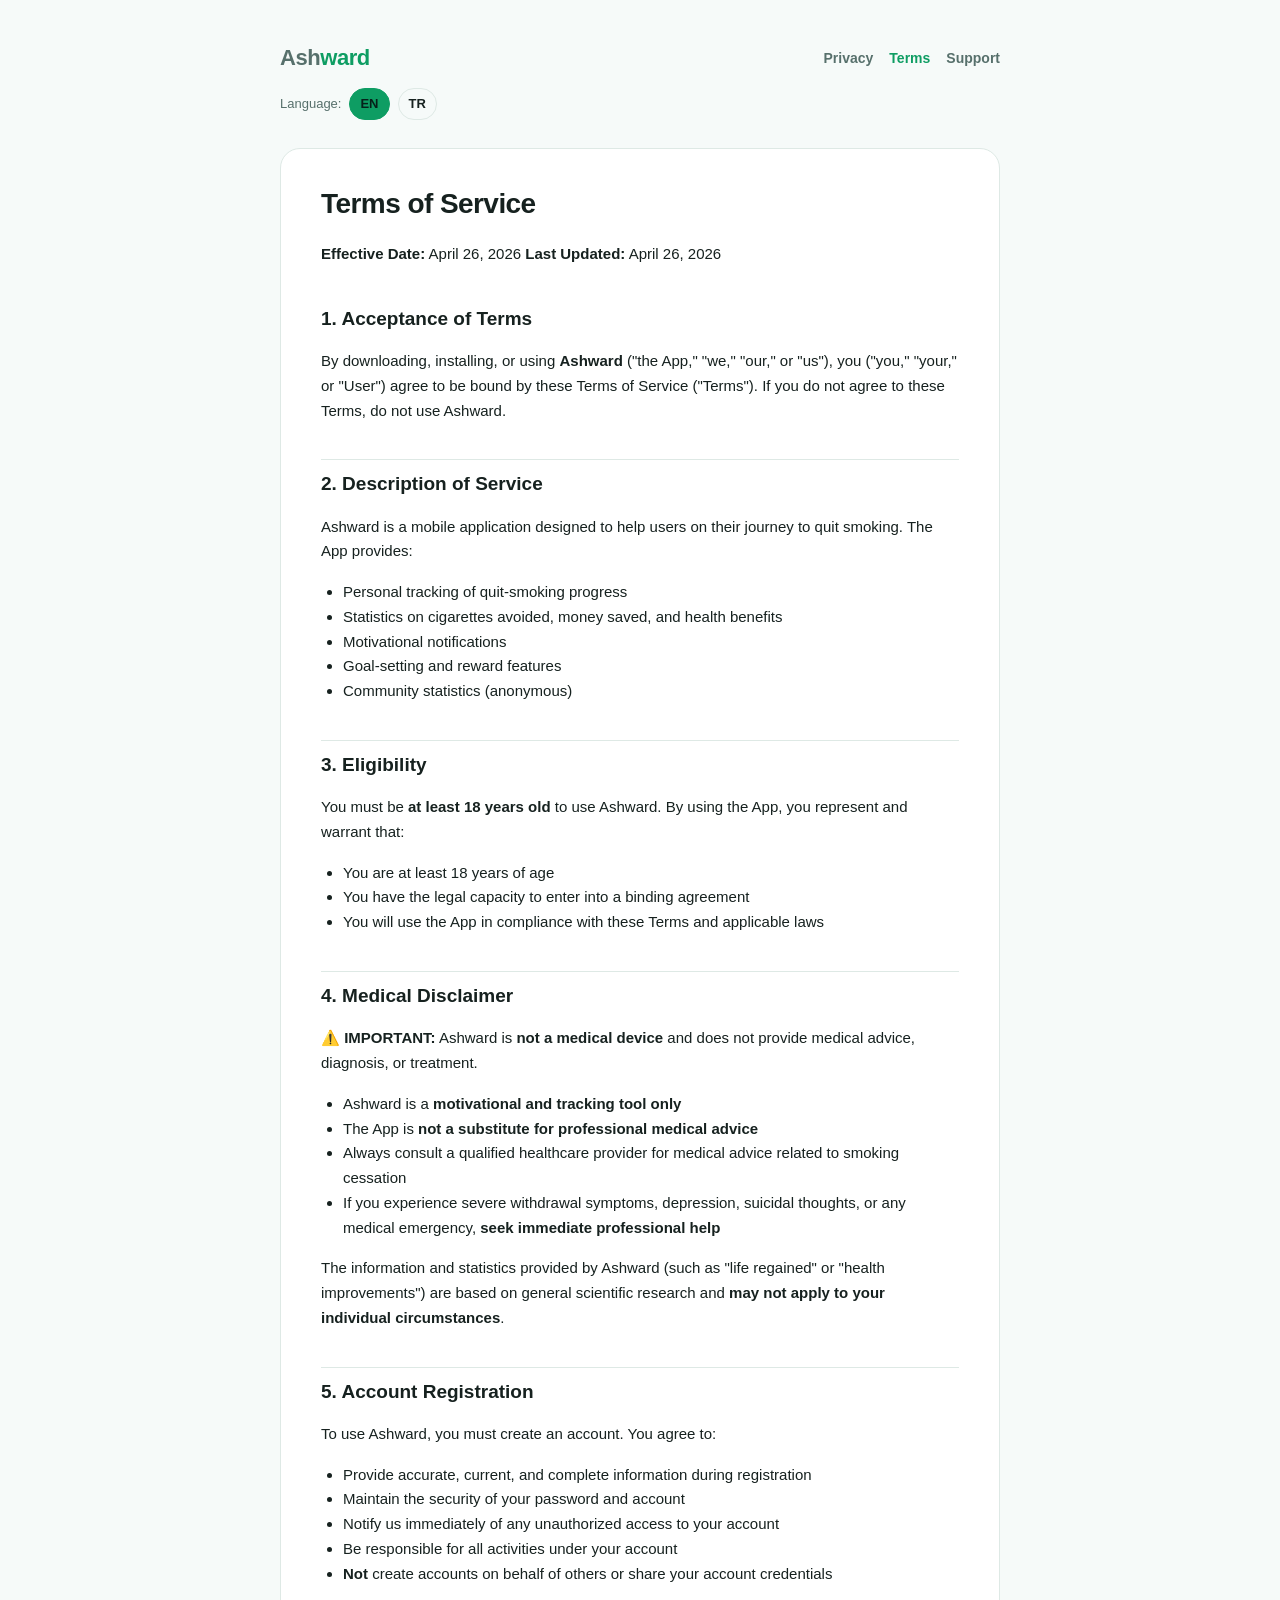
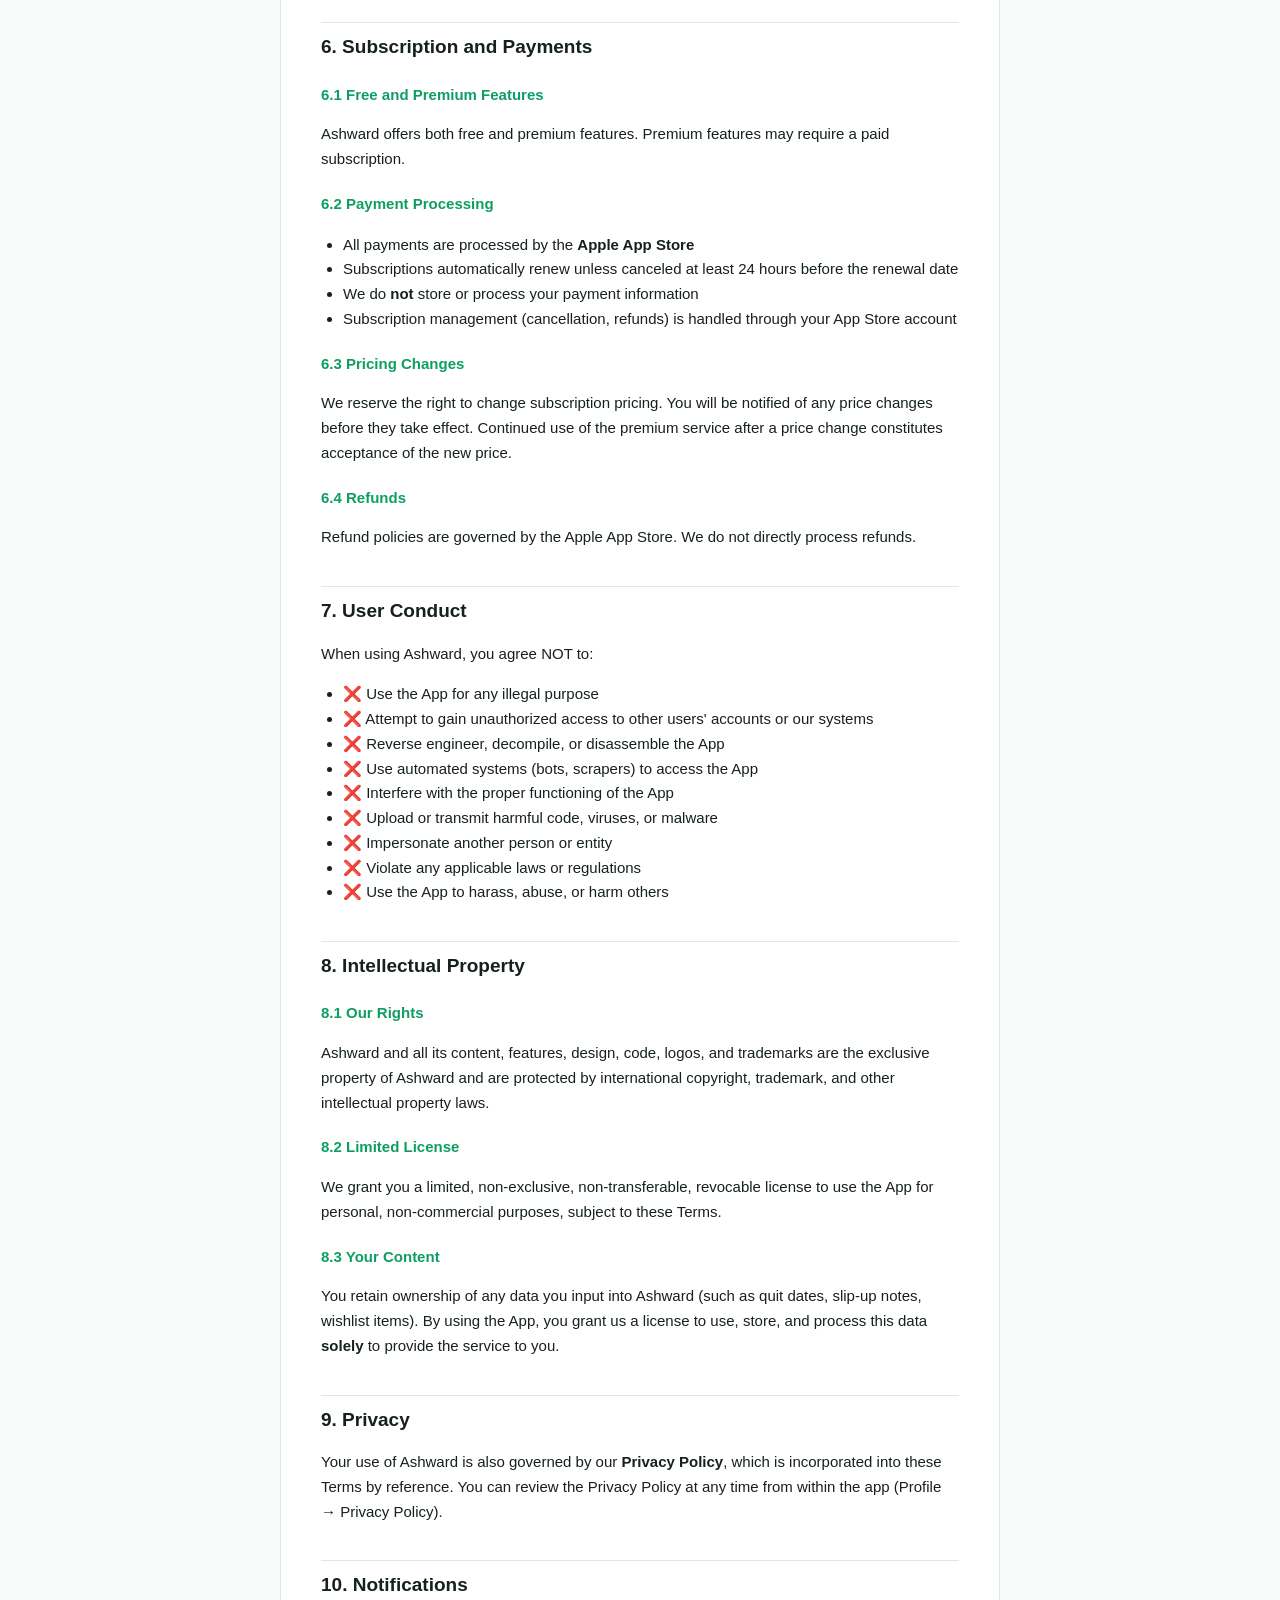
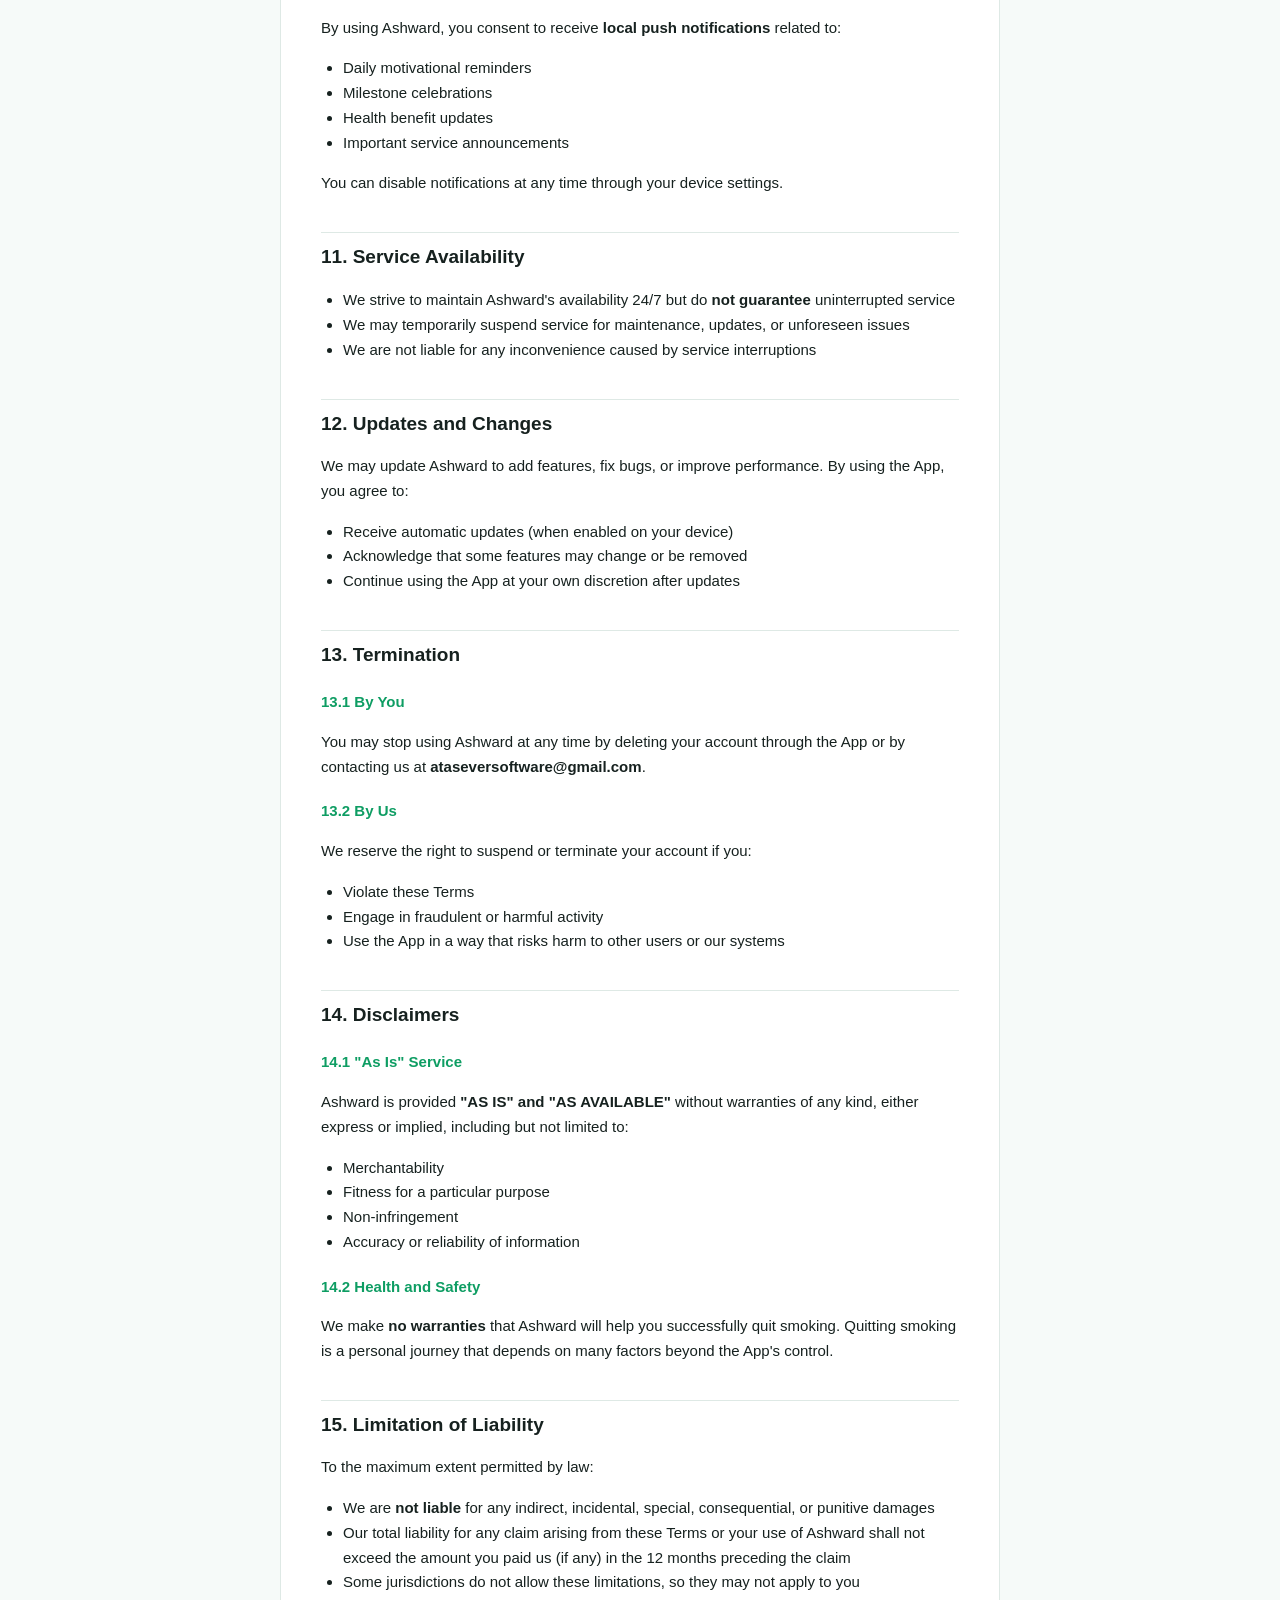
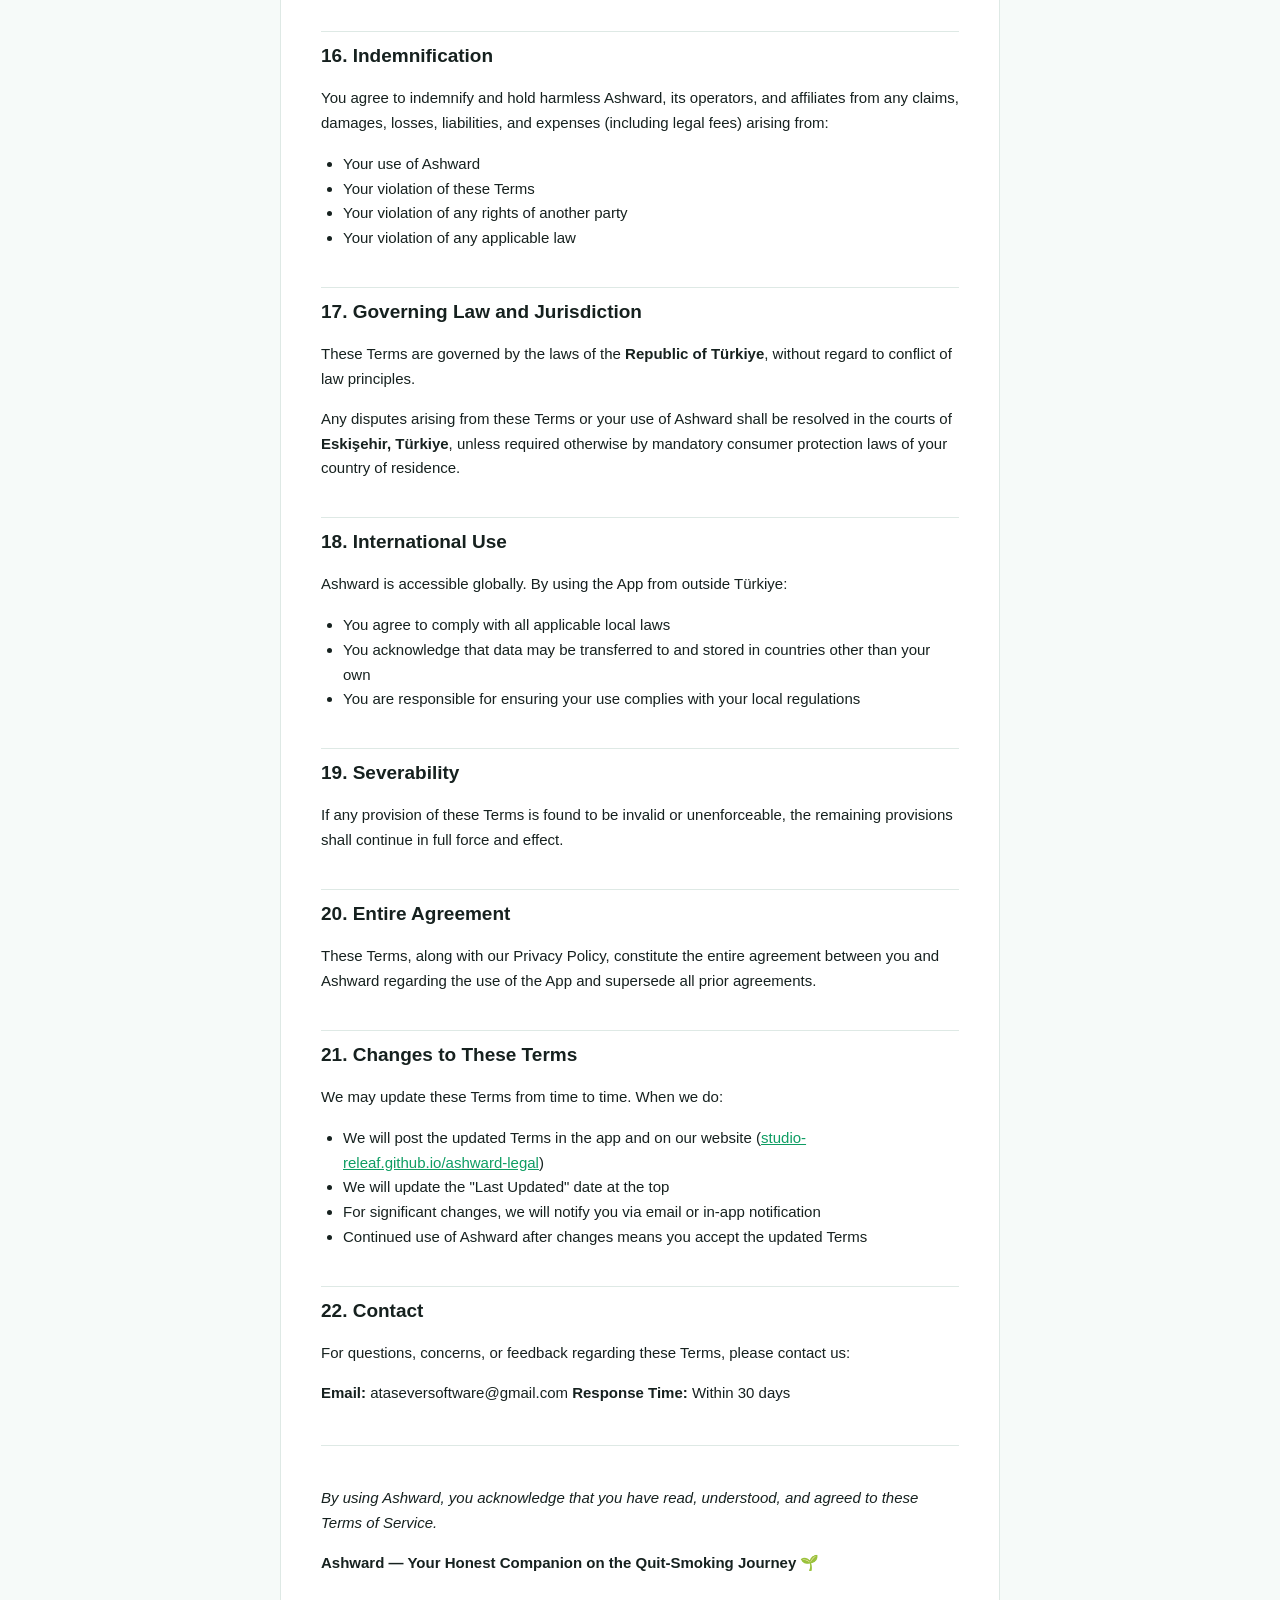
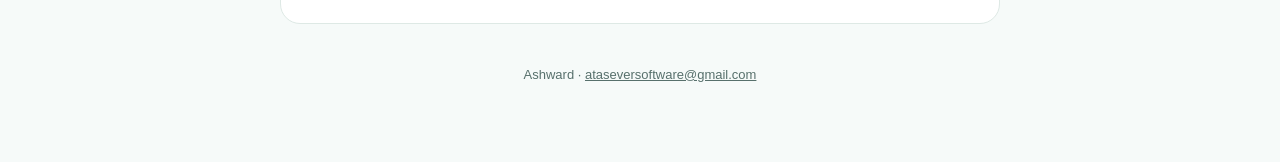
<file: terms.html>
<!DOCTYPE html>
<html lang="en">
<head>
<meta charset="UTF-8">
<meta name="viewport" content="width=device-width, initial-scale=1">
<title>Ashward — Terms of Service</title>
<meta name="description" content="Ashward Terms of Service (English).">
<link rel="canonical" href="https://studio-releaf.github.io/ashward-legal/terms.html">
<link rel="stylesheet" href="style.css">
</head>
<body>
<div class="wrap">
  <header class="site">
    <a class="wordmark" href="index.html"><span class="ash">Ash</span><span class="ward">ward</span></a>
    <nav class="site">
      <a href="privacy.html">Privacy</a>
      <a href="terms.html" class="active">Terms</a>
      <a href="support.html">Support</a>
    </nav>
  </header>
  <p class="lang-switch">Language: <a href="terms.html" class="active">EN</a> <a href="terms-tr.html">TR</a></p>

  <main>
<h1>Terms of Service</h1>
<p><strong>Effective Date:</strong> April 26, 2026
<strong>Last Updated:</strong> April 26, 2026</p>
<h2>1. Acceptance of Terms</h2>
<p>By downloading, installing, or using <strong>Ashward</strong> ("the App," "we," "our," or "us"), you ("you," "your," or "User") agree to be bound by these Terms of Service ("Terms"). If you do not agree to these Terms, do not use Ashward.</p>
<h2>2. Description of Service</h2>
<p>Ashward is a mobile application designed to help users on their journey to quit smoking. The App provides:</p>
<ul>
<li>Personal tracking of quit-smoking progress</li>
<li>Statistics on cigarettes avoided, money saved, and health benefits</li>
<li>Motivational notifications</li>
<li>Goal-setting and reward features</li>
<li>Community statistics (anonymous)</li>
</ul>
<h2>3. Eligibility</h2>
<p>You must be <strong>at least 18 years old</strong> to use Ashward. By using the App, you represent and warrant that:</p>
<ul>
<li>You are at least 18 years of age</li>
<li>You have the legal capacity to enter into a binding agreement</li>
<li>You will use the App in compliance with these Terms and applicable laws</li>
</ul>
<h2>4. Medical Disclaimer</h2>
<p>⚠️ <strong>IMPORTANT:</strong> Ashward is <strong>not a medical device</strong> and does not provide medical advice, diagnosis, or treatment.</p>
<ul>
<li>Ashward is a <strong>motivational and tracking tool only</strong></li>
<li>The App is <strong>not a substitute for professional medical advice</strong></li>
<li>Always consult a qualified healthcare provider for medical advice related to smoking cessation</li>
<li>If you experience severe withdrawal symptoms, depression, suicidal thoughts, or any medical emergency, <strong>seek immediate professional help</strong></li>
</ul>
<p>The information and statistics provided by Ashward (such as "life regained" or "health improvements") are based on general scientific research and <strong>may not apply to your individual circumstances</strong>.</p>
<h2>5. Account Registration</h2>
<p>To use Ashward, you must create an account. You agree to:</p>
<ul>
<li>Provide accurate, current, and complete information during registration</li>
<li>Maintain the security of your password and account</li>
<li>Notify us immediately of any unauthorized access to your account</li>
<li>Be responsible for all activities under your account</li>
<li><strong>Not</strong> create accounts on behalf of others or share your account credentials</li>
</ul>
<h2>6. Subscription and Payments</h2>
<h3>6.1 Free and Premium Features</h3>
<p>Ashward offers both free and premium features. Premium features may require a paid subscription.</p>
<h3>6.2 Payment Processing</h3>
<ul>
<li>All payments are processed by the <strong>Apple App Store</strong></li>
<li>Subscriptions automatically renew unless canceled at least 24 hours before the renewal date</li>
<li>We do <strong>not</strong> store or process your payment information</li>
<li>Subscription management (cancellation, refunds) is handled through your App Store account</li>
</ul>
<h3>6.3 Pricing Changes</h3>
<p>We reserve the right to change subscription pricing. You will be notified of any price changes before they take effect. Continued use of the premium service after a price change constitutes acceptance of the new price.</p>
<h3>6.4 Refunds</h3>
<p>Refund policies are governed by the Apple App Store. We do not directly process refunds.</p>
<h2>7. User Conduct</h2>
<p>When using Ashward, you agree NOT to:</p>
<ul>
<li>❌ Use the App for any illegal purpose</li>
<li>❌ Attempt to gain unauthorized access to other users' accounts or our systems</li>
<li>❌ Reverse engineer, decompile, or disassemble the App</li>
<li>❌ Use automated systems (bots, scrapers) to access the App</li>
<li>❌ Interfere with the proper functioning of the App</li>
<li>❌ Upload or transmit harmful code, viruses, or malware</li>
<li>❌ Impersonate another person or entity</li>
<li>❌ Violate any applicable laws or regulations</li>
<li>❌ Use the App to harass, abuse, or harm others</li>
</ul>
<h2>8. Intellectual Property</h2>
<h3>8.1 Our Rights</h3>
<p>Ashward and all its content, features, design, code, logos, and trademarks are the exclusive property of Ashward and are protected by international copyright, trademark, and other intellectual property laws.</p>
<h3>8.2 Limited License</h3>
<p>We grant you a limited, non-exclusive, non-transferable, revocable license to use the App for personal, non-commercial purposes, subject to these Terms.</p>
<h3>8.3 Your Content</h3>
<p>You retain ownership of any data you input into Ashward (such as quit dates, slip-up notes, wishlist items). By using the App, you grant us a license to use, store, and process this data <strong>solely</strong> to provide the service to you.</p>
<h2>9. Privacy</h2>
<p>Your use of Ashward is also governed by our <strong>Privacy Policy</strong>, which is incorporated into these Terms by reference. You can review the Privacy Policy at any time from within the app (Profile → Privacy Policy).</p>
<h2>10. Notifications</h2>
<p>By using Ashward, you consent to receive <strong>local push notifications</strong> related to:</p>
<ul>
<li>Daily motivational reminders</li>
<li>Milestone celebrations</li>
<li>Health benefit updates</li>
<li>Important service announcements</li>
</ul>
<p>You can disable notifications at any time through your device settings.</p>
<h2>11. Service Availability</h2>
<ul>
<li>We strive to maintain Ashward's availability 24/7 but do <strong>not guarantee</strong> uninterrupted service</li>
<li>We may temporarily suspend service for maintenance, updates, or unforeseen issues</li>
<li>We are not liable for any inconvenience caused by service interruptions</li>
</ul>
<h2>12. Updates and Changes</h2>
<p>We may update Ashward to add features, fix bugs, or improve performance. By using the App, you agree to:</p>
<ul>
<li>Receive automatic updates (when enabled on your device)</li>
<li>Acknowledge that some features may change or be removed</li>
<li>Continue using the App at your own discretion after updates</li>
</ul>
<h2>13. Termination</h2>
<h3>13.1 By You</h3>
<p>You may stop using Ashward at any time by deleting your account through the App or by contacting us at <strong>ataseversoftware@gmail.com</strong>.</p>
<h3>13.2 By Us</h3>
<p>We reserve the right to suspend or terminate your account if you:</p>
<ul>
<li>Violate these Terms</li>
<li>Engage in fraudulent or harmful activity</li>
<li>Use the App in a way that risks harm to other users or our systems</li>
</ul>
<h2>14. Disclaimers</h2>
<h3>14.1 "As Is" Service</h3>
<p>Ashward is provided <strong>"AS IS" and "AS AVAILABLE"</strong> without warranties of any kind, either express or implied, including but not limited to:</p>
<ul>
<li>Merchantability</li>
<li>Fitness for a particular purpose</li>
<li>Non-infringement</li>
<li>Accuracy or reliability of information</li>
</ul>
<h3>14.2 Health and Safety</h3>
<p>We make <strong>no warranties</strong> that Ashward will help you successfully quit smoking. Quitting smoking is a personal journey that depends on many factors beyond the App's control.</p>
<h2>15. Limitation of Liability</h2>
<p>To the maximum extent permitted by law:</p>
<ul>
<li>We are <strong>not liable</strong> for any indirect, incidental, special, consequential, or punitive damages</li>
<li>Our total liability for any claim arising from these Terms or your use of Ashward shall not exceed the amount you paid us (if any) in the 12 months preceding the claim</li>
<li>Some jurisdictions do not allow these limitations, so they may not apply to you</li>
</ul>
<h2>16. Indemnification</h2>
<p>You agree to indemnify and hold harmless Ashward, its operators, and affiliates from any claims, damages, losses, liabilities, and expenses (including legal fees) arising from:</p>
<ul>
<li>Your use of Ashward</li>
<li>Your violation of these Terms</li>
<li>Your violation of any rights of another party</li>
<li>Your violation of any applicable law</li>
</ul>
<h2>17. Governing Law and Jurisdiction</h2>
<p>These Terms are governed by the laws of the <strong>Republic of Türkiye</strong>, without regard to conflict of law principles.</p>
<p>Any disputes arising from these Terms or your use of Ashward shall be resolved in the courts of <strong>Eskişehir, Türkiye</strong>, unless required otherwise by mandatory consumer protection laws of your country of residence.</p>
<h2>18. International Use</h2>
<p>Ashward is accessible globally. By using the App from outside Türkiye:</p>
<ul>
<li>You agree to comply with all applicable local laws</li>
<li>You acknowledge that data may be transferred to and stored in countries other than your own</li>
<li>You are responsible for ensuring your use complies with your local regulations</li>
</ul>
<h2>19. Severability</h2>
<p>If any provision of these Terms is found to be invalid or unenforceable, the remaining provisions shall continue in full force and effect.</p>
<h2>20. Entire Agreement</h2>
<p>These Terms, along with our Privacy Policy, constitute the entire agreement between you and Ashward regarding the use of the App and supersede all prior agreements.</p>
<h2>21. Changes to These Terms</h2>
<p>We may update these Terms from time to time. When we do:</p>
<ul>
<li>We will post the updated Terms in the app and on our website (<a href="https://studio-releaf.github.io/ashward-legal/">studio-releaf.github.io/ashward-legal</a>)</li>
<li>We will update the "Last Updated" date at the top</li>
<li>For significant changes, we will notify you via email or in-app notification</li>
<li>Continued use of Ashward after changes means you accept the updated Terms</li>
</ul>
<h2>22. Contact</h2>
<p>For questions, concerns, or feedback regarding these Terms, please contact us:</p>
<p><strong>Email:</strong> ataseversoftware@gmail.com
<strong>Response Time:</strong> Within 30 days</p>
<hr />
<p><em>By using Ashward, you acknowledge that you have read, understood, and agreed to these Terms of Service.</em></p>
<p><strong>Ashward — Your Honest Companion on the Quit-Smoking Journey 🌱</strong></p>
  </main>
  <footer class="site">
    <p>Ashward &middot; <a href="mailto:ataseversoftware@gmail.com">ataseversoftware@gmail.com</a></p>
  </footer>
</div>
</body>
</html>
</file>
<file: style.css>
/* Ashward — yasal sayfalar ortak stil dosyası.
   Harici bağımlılık yok, tek dosya, mobil uyumlu, açık/koyu tema
   prefers-color-scheme ile otomatik. */

:root {
  --bg: #162022;
  --surface: #1c2a2d;
  --surface-2: #223133;
  --text: #eaf3f1;
  --text-muted: #9fb3b0;
  --accent: #3fd98a;
  --accent-strong: #2fbf76;
  --border: #2c3c3f;
  --link: var(--accent);
  --max-width: 760px;
}

@media (prefers-color-scheme: light) {
  :root {
    --bg: #f6faf9;
    --surface: #ffffff;
    --surface-2: #eef4f2;
    --text: #16211f;
    --text-muted: #57706c;
    --accent: #0e9d63;
    --accent-strong: #0b7d4f;
    --border: #dee9e5;
    --link: var(--accent);
  }
}

* {
  box-sizing: border-box;
}

html,
body {
  margin: 0;
  padding: 0;
}

body {
  background: var(--bg);
  color: var(--text);
  font-family:
    -apple-system, BlinkMacSystemFont, "Segoe UI", Roboto, Helvetica, Arial,
    sans-serif;
  line-height: 1.65;
  -webkit-font-smoothing: antialiased;
}

.wrap {
  max-width: var(--max-width);
  margin: 0 auto;
  padding: 24px 20px 64px;
}

/* Header ------------------------------------------------------------- */

header.site {
  display: flex;
  align-items: center;
  justify-content: space-between;
  gap: 16px;
  padding: 16px 0 8px;
  flex-wrap: wrap;
}

.wordmark {
  font-size: 22px;
  font-weight: 800;
  text-decoration: none;
  letter-spacing: -0.02em;
}

.wordmark .ash {
  color: var(--text-muted);
}

.wordmark .ward {
  color: var(--accent);
}

nav.site {
  display: flex;
  gap: 16px;
  flex-wrap: wrap;
  font-size: 14px;
}

nav.site a {
  color: var(--text-muted);
  text-decoration: none;
  font-weight: 600;
}

nav.site a:hover,
nav.site a.active {
  color: var(--accent);
}

/* Language switcher ---------------------------------------------------- */

.lang-switch {
  display: inline-flex;
  gap: 8px;
  align-items: center;
  font-size: 13px;
  margin: 4px 0 28px;
  color: var(--text-muted);
}

.lang-switch a {
  color: var(--text);
  text-decoration: none;
  padding: 4px 10px;
  border-radius: 999px;
  border: 1px solid var(--border);
  font-weight: 700;
}

.lang-switch a.active {
  background: var(--accent);
  border-color: var(--accent);
  color: #06211a;
}

/* Content --------------------------------------------------------------- */

main {
  background: var(--surface);
  border: 1px solid var(--border);
  border-radius: 20px;
  padding: 32px clamp(20px, 5vw, 40px);
}

main h1 {
  font-size: 28px;
  font-weight: 800;
  letter-spacing: -0.02em;
  margin: 0 0 4px;
}

main h2 {
  font-size: 19px;
  font-weight: 800;
  margin: 36px 0 10px;
  padding-top: 8px;
  border-top: 1px solid var(--border);
}

main h2:first-of-type {
  border-top: none;
  padding-top: 0;
}

main h3 {
  font-size: 15px;
  font-weight: 800;
  color: var(--accent);
  margin: 20px 0 8px;
}

main p,
main li {
  font-size: 15px;
  color: var(--text);
}

main ul,
main ol {
  padding-left: 22px;
}

main a {
  color: var(--link);
}

main strong {
  color: var(--text);
}

main hr {
  border: none;
  border-top: 1px solid var(--border);
  margin: 40px 0;
}

main code {
  background: var(--surface-2);
  padding: 1px 6px;
  border-radius: 6px;
  font-size: 0.9em;
}

main table {
  width: 100%;
  border-collapse: collapse;
  margin: 12px 0 20px;
  font-size: 14px;
}

main th,
main td {
  text-align: left;
  padding: 8px 10px;
  border-bottom: 1px solid var(--border);
  vertical-align: top;
}

main th {
  color: var(--text-muted);
  font-weight: 700;
  font-size: 12px;
  text-transform: uppercase;
  letter-spacing: 0.04em;
}

.subtitle {
  color: var(--text-muted);
  font-size: 14px;
  margin: 0 0 24px;
}

/* Index page ------------------------------------------------------------ */

.hero {
  text-align: center;
  padding: 48px 0 8px;
}

.hero .wordmark {
  font-size: 40px;
  display: inline-block;
}

.hero p {
  color: var(--text-muted);
  font-size: 16px;
  max-width: 480px;
  margin: 16px auto 0;
}

.link-grid {
  display: grid;
  grid-template-columns: 1fr 1fr;
  gap: 12px;
  margin-top: 28px;
}

@media (max-width: 480px) {
  .link-grid {
    grid-template-columns: 1fr;
  }
}

.link-card {
  display: block;
  background: var(--surface);
  border: 1px solid var(--border);
  border-radius: 16px;
  padding: 18px 20px;
  text-decoration: none;
  color: var(--text);
}

.link-card .title {
  font-weight: 800;
  font-size: 16px;
}

.link-card .desc {
  color: var(--text-muted);
  font-size: 13px;
  margin-top: 4px;
}

/* Support / FAQ ----------------------------------------------------------- */

.faq-item {
  margin: 0 0 22px;
}

.faq-item .q {
  font-weight: 800;
  font-size: 15px;
  margin: 0 0 6px;
}

.faq-item .q .badge {
  display: inline-block;
  font-size: 10px;
  font-weight: 800;
  letter-spacing: 0.04em;
  padding: 2px 7px;
  border-radius: 999px;
  margin-right: 8px;
  vertical-align: middle;
}

.faq-item .q .badge.en {
  background: var(--accent);
  color: #06211a;
}

.faq-item .q .badge.tr {
  background: var(--surface-2);
  color: var(--text-muted);
  border: 1px solid var(--border);
}

/* Footer ------------------------------------------------------------------ */

footer.site {
  text-align: center;
  color: var(--text-muted);
  font-size: 13px;
  margin-top: 40px;
}

footer.site a {
  color: var(--text-muted);
}
</file>
